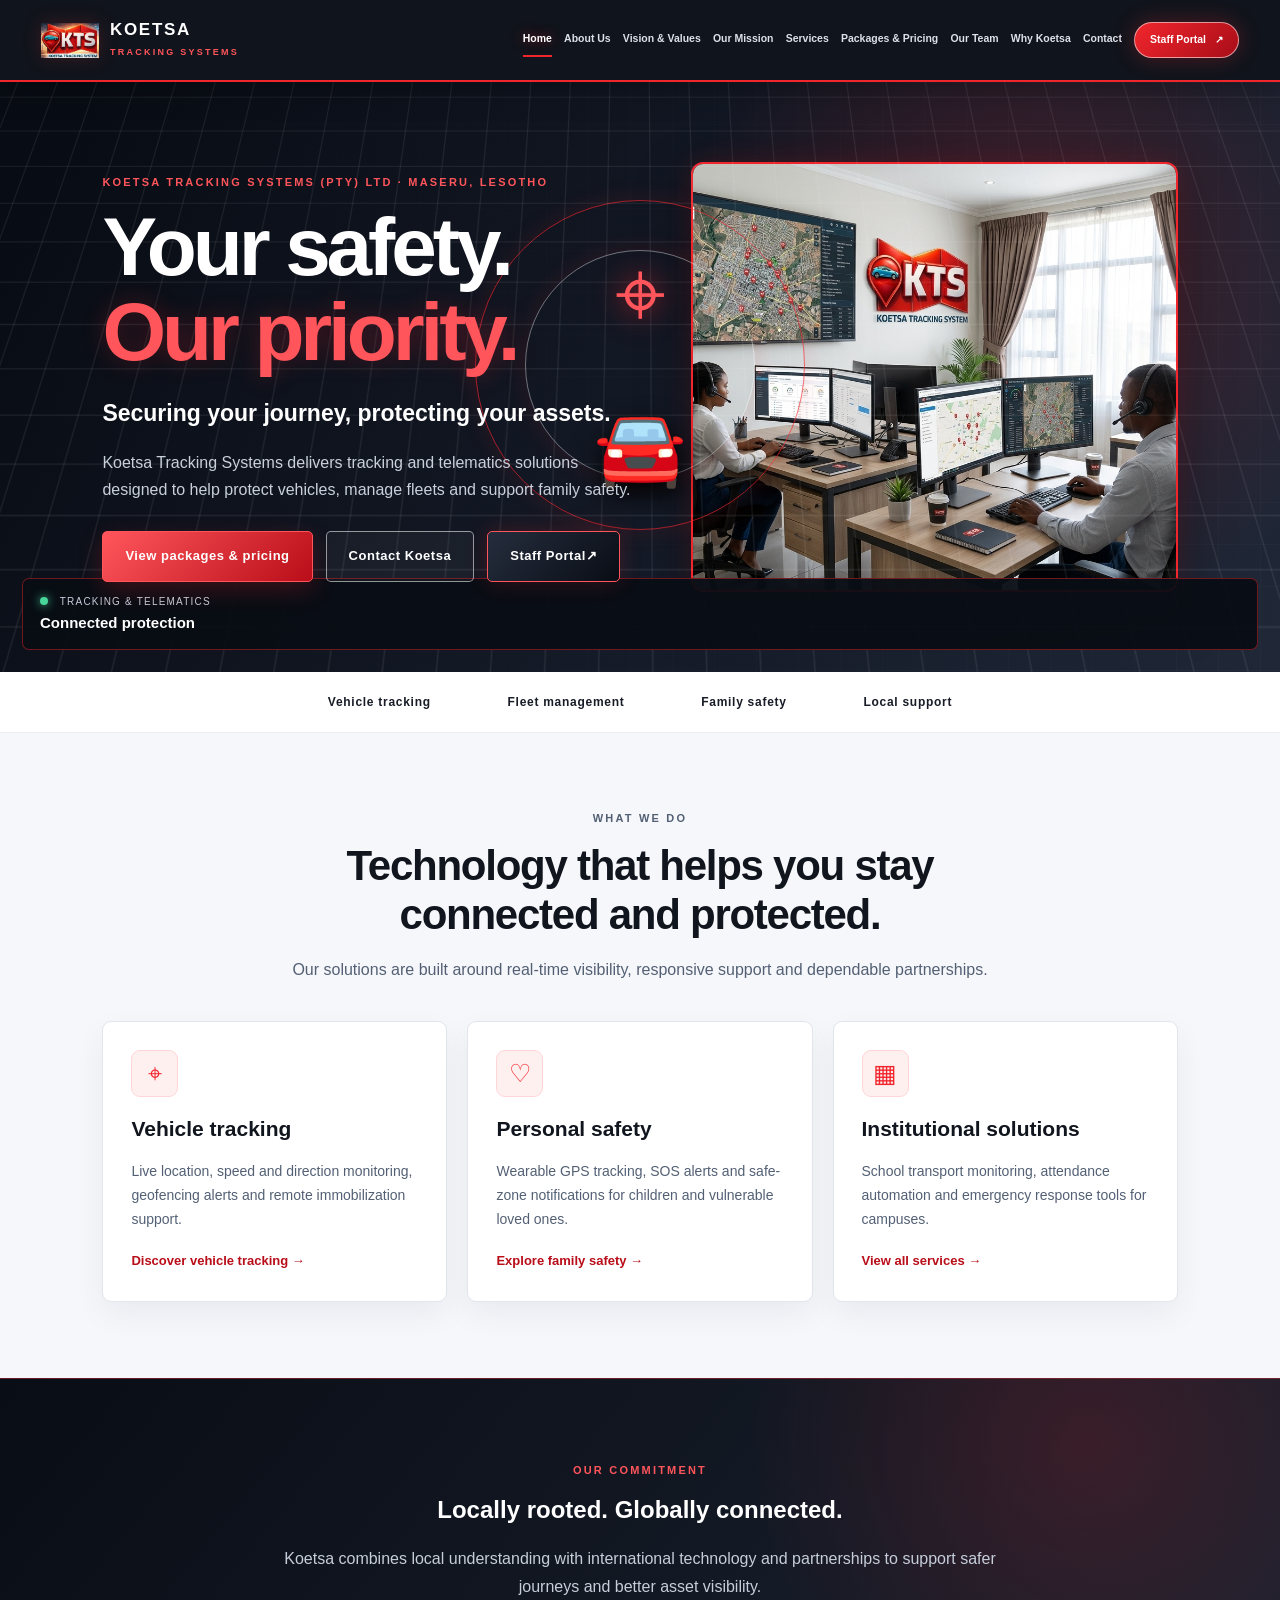
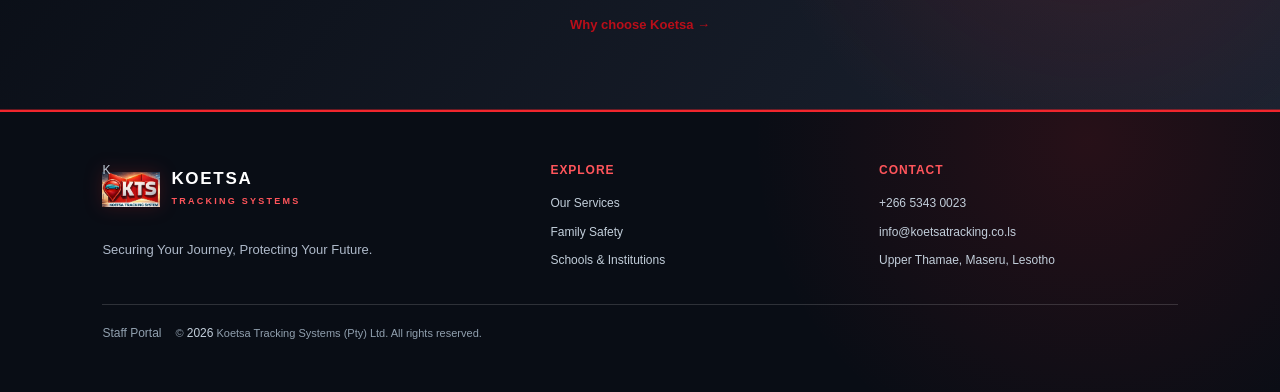
<file: index.html>
<!doctype html>
<html lang="en">
<head>
<meta charset="utf-8"><meta name="viewport" content="width=device-width, initial-scale=1">
<meta name="description" content="Koetsa Tracking Systems (Pty) Ltd — vehicle tracking, fleet management and personal safety tracking in Lesotho.">
<title>Home | Koetsa Tracking Systems</title>
<link rel="stylesheet" href="assets/css/style.css">
</head>
<body>
<header class="site-header"><a class="brand" href="index.html"><span class="brand-symbol">K</span><span><strong>KOETSA</strong><small>TRACKING SYSTEMS</small></span></a>
<button class="menu-toggle" aria-label="Toggle navigation" aria-expanded="false">☰</button>
<nav class="main-nav"><a class="active" href="index.html">Home</a><a class="" href="about.html">About Us</a><a class="" href="vision-values.html">Vision & Values</a><a class="" href="mission.html">Our Mission</a><a class="" href="services.html">Services</a><a class="" href="pricing.html">Packages &amp; Pricing</a><a class="" href="team.html">Our Team</a><a class="" href="why-koetsa.html">Why Koetsa</a><a class="" href="contact.html">Contact</a><a class="staff-portal-nav" href="portal/" aria-label="Open secure Staff Portal">Staff Portal <span aria-hidden="true">↗</span></a></nav></header>
<main>
<section class="hero">
  <div class="hero-copy">
    <p class="eyebrow">KOETSA TRACKING SYSTEMS (PTY) LTD · MASERU, LESOTHO</p>
    <h1>Your safety.<br><span>Our priority.</span></h1>
    <p class="lead">Securing your journey, protecting your assets.</p>
    <p>Koetsa Tracking Systems delivers tracking and telematics solutions designed to help protect vehicles, manage fleets and support family safety.</p>
    <div class="actions"><a class="btn primary" href="pricing.html">View packages &amp; pricing</a><a class="btn outline" href="contact.html">Contact Koetsa</a><a class="btn staff-portal-hero" href="portal/">Staff Portal <span aria-hidden="true">↗</span></a></div>
  </div>
 <div class="hero-visual">
  <img
    class="hero-image"
    src="assets/koetsa%20front%20page.jpg"
    alt="Koetsa Tracking Systems — vehicle tracking and security technology"
  >
</div>
    <div class="orbit orbit-one"></div><div class="orbit orbit-two"></div>
    <div class="map-grid"></div><div class="pin">⌖</div>
    <div class="signal-card"><span class="signal-dot"></span> TRACKING &amp; TELEMATICS <strong>Connected protection</strong></div>
    <div class="hero-car">🚘</div>
  </div>
</section>
<section class="trust-strip"><span>Vehicle tracking</span><span>Fleet management</span><span>Family safety</span><span>Local support</span></section>
<section class="section">
  <div class="section-heading"><p class="eyebrow">WHAT WE DO</p><h2>Technology that helps you stay connected and protected.</h2><p>Our solutions are built around real-time visibility, responsive support and dependable partnerships.</p></div>
  <div class="card-grid three">
    <article class="feature-card"><div class="icon">⌖</div><h3>Vehicle tracking</h3><p>Live location, speed and direction monitoring, geofencing alerts and remote immobilization support.</p><a href="vehicle-fleet.html">Discover vehicle tracking →</a></article>
    <article class="feature-card"><div class="icon">♡</div><h3>Personal safety</h3><p>Wearable GPS tracking, SOS alerts and safe-zone notifications for children and vulnerable loved ones.</p><a href="family-safety.html">Explore family safety →</a></article>
    <article class="feature-card"><div class="icon">▦</div><h3>Institutional solutions</h3><p>School transport monitoring, attendance automation and emergency response tools for campuses.</p><a href="services.html">View all services →</a></article>
  </div>
</section>
<section class="statement"><p class="eyebrow">OUR COMMITMENT</p><h2>Locally rooted. Globally connected.</h2><p>Koetsa combines local understanding with international technology and partnerships to support safer journeys and better asset visibility.</p><a class="text-link" href="why-koetsa.html">Why choose Koetsa →</a></section>
</main>
<footer class="site-footer"><div><a class="brand footer-brand" href="index.html"><span class="brand-symbol">K</span><span><strong>KOETSA</strong><small>TRACKING SYSTEMS</small></span></a><p>Securing Your Journey, Protecting Your Future.</p></div><div><b>Explore</b><a href="services.html">Our Services</a><a href="family-safety.html">Family Safety</a><a href="schools.html">Schools &amp; Institutions</a></div><div><b>Contact</b><a href="tel:+26653430023">+266 5343 0023</a><a href="mailto:info@koetsatracking.co.ls">info@koetsatracking.co.ls</a><span>Upper Thamae, Maseru, Lesotho</span></div><div class="copyright"><a href="portal/" style="color:inherit;margin-right:14px">Staff Portal</a>© <span id="year"></span> Koetsa Tracking Systems (Pty) Ltd. All rights reserved.</div></footer>
<script src="assets/js/main.js"></script>
</body></html>
</file>
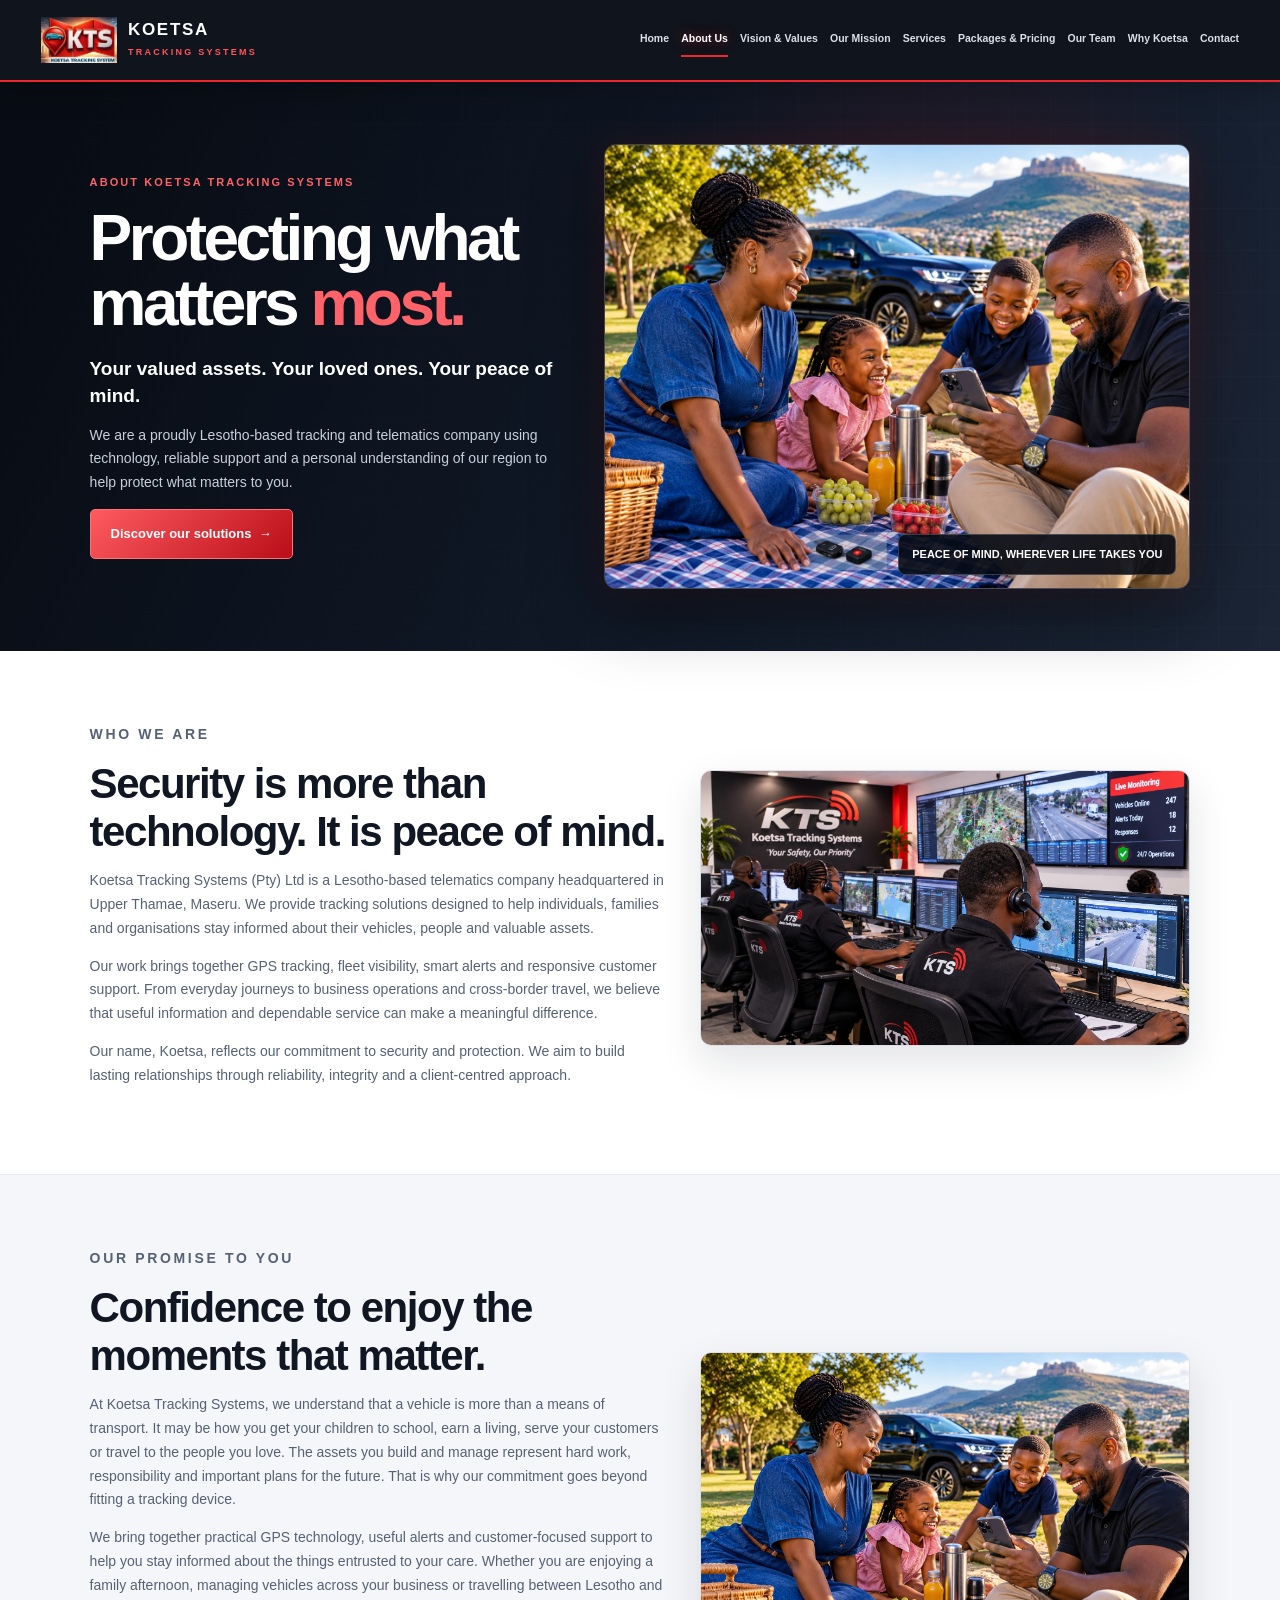
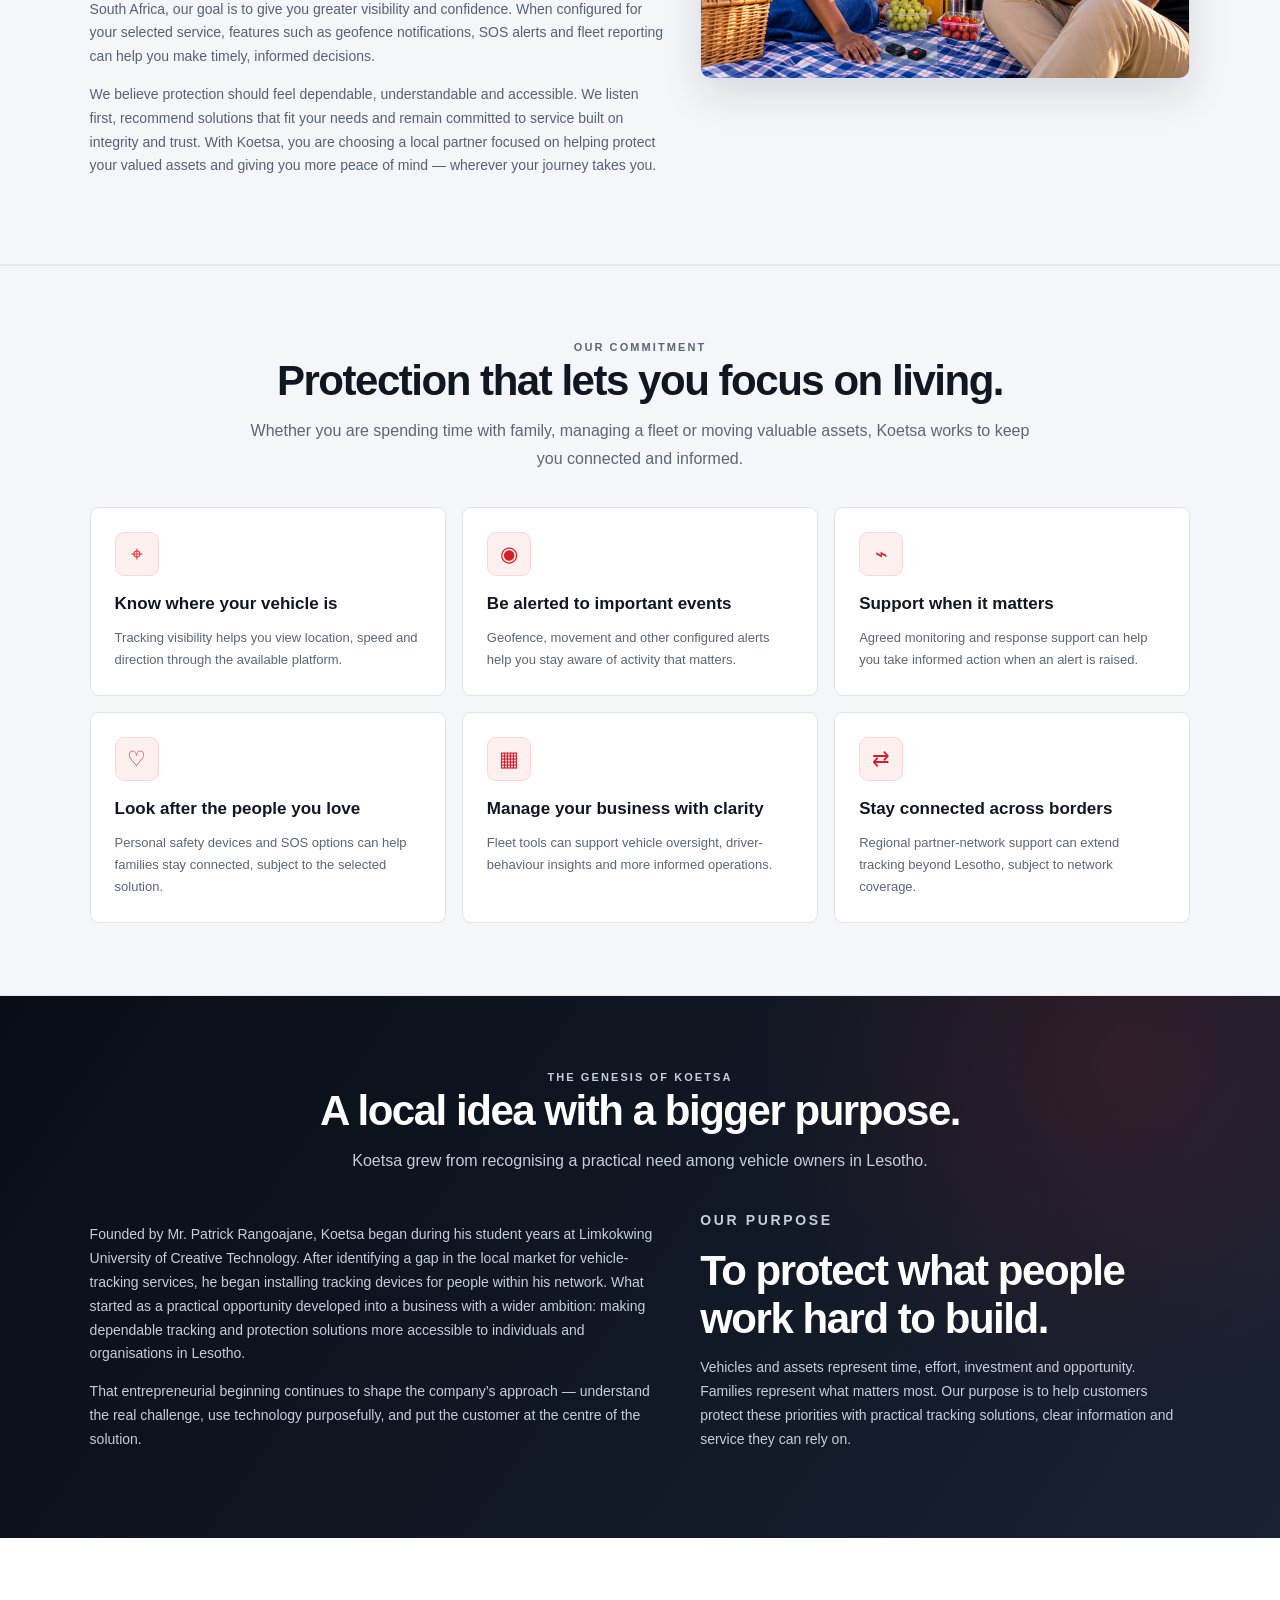
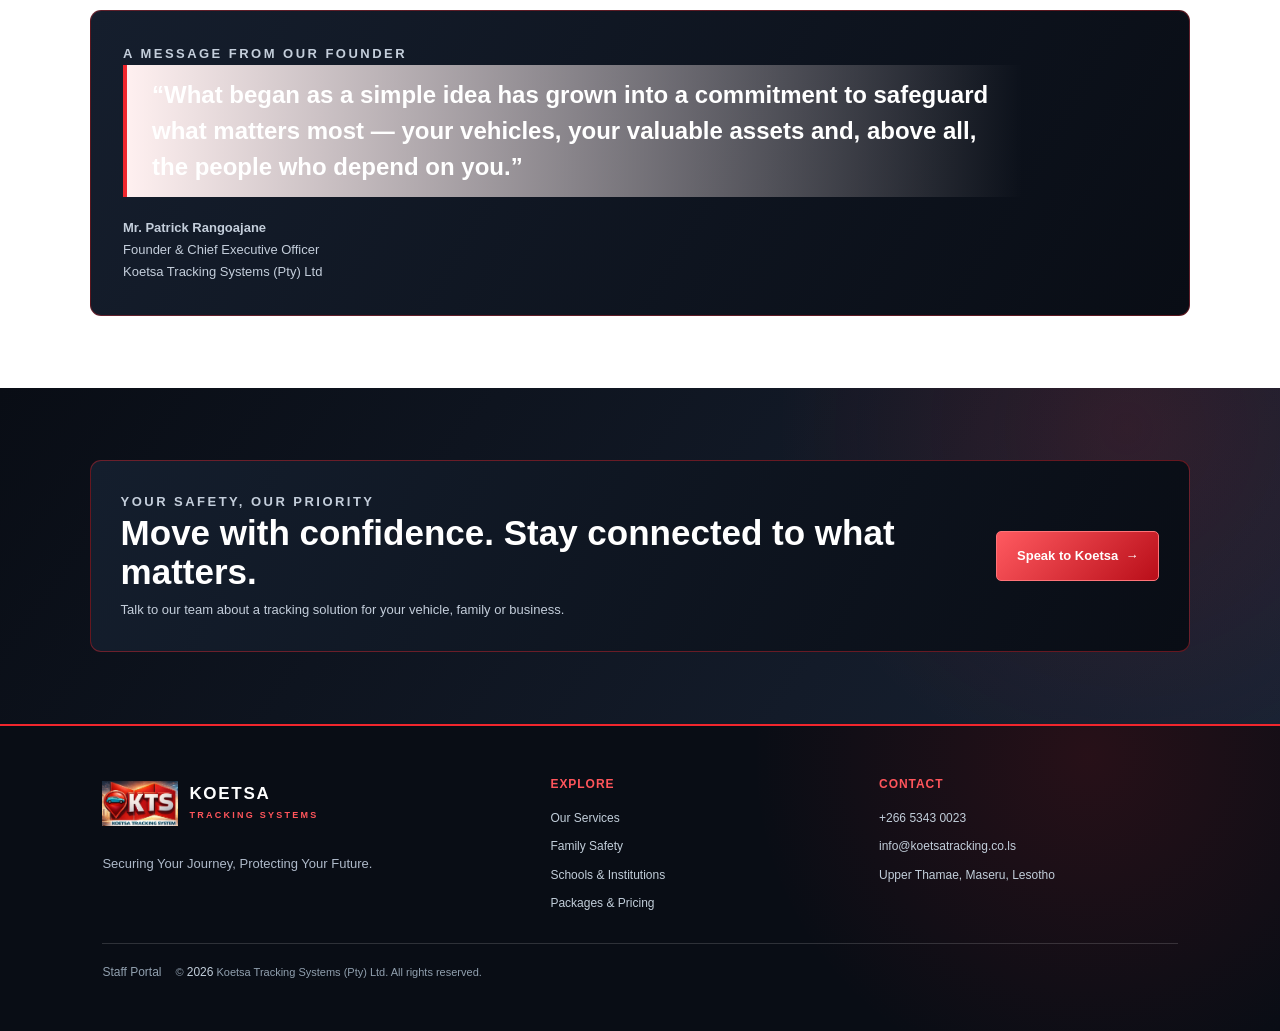
<file: about.html>
<!doctype html>
<html lang="en">
<head>
<meta charset="utf-8">
<meta name="viewport" content="width=device-width, initial-scale=1">
<meta name="description" content="Discover Koetsa Tracking Systems, a Lesotho-based vehicle tracking and telematics company committed to protecting your vehicles, people and valuable assets.">
<meta name="theme-color" content="#090d15">
<title>About Us | Koetsa Tracking Systems</title>
<link rel="stylesheet" href="assets/css/style.css">
<style>
/* ABOUT PAGE ONLY — visual language matched to the modern Koetsa homepage */
.about-modern{--am-red:#f1262d;--am-red2:#ff6268;--am-ink:#0a0e17;--am-muted:#aeb9c9;overflow:hidden}
.about-modern .about-hero{position:relative;isolation:isolate;display:grid;grid-template-columns:.9fr 1.1fr;gap:34px;align-items:center;min-height:540px;padding:62px clamp(22px,7vw,104px);color:#fff;background:radial-gradient(circle at 74% 40%,rgba(241,38,45,.15),transparent 32%),linear-gradient(115deg,#080c14 5%,#121b2a 65%,#1b2535)}
.about-modern .about-hero:before{content:"";position:absolute;inset:0;z-index:-1;opacity:.13;background-image:linear-gradient(rgba(255,255,255,.12) 1px,transparent 1px),linear-gradient(90deg,rgba(255,255,255,.12) 1px,transparent 1px);background-size:42px 42px;mask-image:linear-gradient(90deg,transparent,#000)}
.about-modern .eyebrow{color:var(--am-red2);font-size:11px;font-weight:900;letter-spacing:.19em;text-transform:uppercase;margin:0 0 14px}
.about-modern .about-hero h1{font-size:clamp(39px,5vw,66px);line-height:1.02;letter-spacing:-.055em;color:#fff;margin:0 0 18px}
.about-modern .about-hero h1 span{color:var(--am-red2)}
.about-modern .hero-lead{font-size:19px;line-height:1.45;font-weight:750;color:#fff;margin:0 0 12px}
.about-modern .about-hero-copy>p:not(.eyebrow):not(.hero-lead){color:#c7d0dc;font-size:14px;max-width:550px}
.about-modern .about-hero-photo{position:relative}
.about-modern .about-hero-photo img{width:100%;display:block;aspect-ratio:1.32/1;object-fit:cover;border:1px solid rgba(255,255,255,.2);border-radius:12px;box-shadow:0 25px 70px rgba(0,0,0,.42),0 0 35px rgba(241,38,45,.12)}
.about-modern .photo-chip{position:absolute;right:14px;bottom:14px;background:rgba(7,12,21,.9);border:1px solid rgba(255,255,255,.2);border-radius:7px;padding:10px 13px;color:#fff;font-size:11px;font-weight:800}
.about-modern .about-section{padding:72px clamp(22px,7vw,104px);background:#fff}
.about-modern .about-section.soft{background:#f5f6f9}
.about-modern .about-section.dark{background:radial-gradient(circle at 88% 12%,rgba(241,38,45,.13),transparent 30%),linear-gradient(125deg,#090d15,#182233);color:#fff}
.about-modern .section-heading{max-width:780px;margin:0 auto 35px;text-align:center}
.about-modern .section-heading h2,.about-modern .about-copy h2{font-size:clamp(28px,3.4vw,42px);line-height:1.13;letter-spacing:-.035em;color:#111722;margin:0 0 13px}
.about-modern .section-heading p{color:#5b6677;margin:0}
.about-modern .dark .section-heading h2,.about-modern .dark .about-copy h2{color:#fff}
.about-modern .dark .section-heading p,.about-modern .dark .about-copy p{color:#c4cedb}
.about-modern .story-grid{display:grid;grid-template-columns:1.08fr .92fr;gap:35px;align-items:center;max-width:1200px;margin:auto}
.about-modern .story-grid p{color:#566174;font-size:14px}
.about-modern .story-photo img{width:100%;height:100%;max-height:390px;object-fit:cover;border-radius:11px;border:1px solid #dce1e9;box-shadow:0 16px 40px rgba(15,23,42,.12)}
.about-modern .promise-grid{display:grid;grid-template-columns:repeat(3,1fr);gap:16px;max-width:1200px;margin:auto}
.about-modern .promise-card{padding:24px;border:1px solid #e0e5ed;border-radius:9px;background:#fff}
.about-modern .promise-icon{width:44px;height:44px;display:grid;place-items:center;border-radius:9px;background:#fff0f0;border:1px solid #ffd6d8;color:#d51d28;font-size:21px;margin-bottom:14px}
.about-modern .promise-card h3{font-size:17px;color:#111722;margin:0 0 8px}
.about-modern .promise-card p{font-size:13px;color:#5b6677;margin:0}
.about-modern .founder-panel{max-width:1100px;margin:auto;padding:32px;border:1px solid rgba(241,38,45,.35);border-radius:11px;background:linear-gradient(120deg,#151e2d,#090d15)}
.about-modern .founder-panel blockquote{font-size:clamp(18px,2vw,24px);line-height:1.5;color:#fff;margin:0 0 20px}
.about-modern .founder-panel p{color:#c4cedb;font-size:13px;margin:0}
.about-modern .closing{max-width:1150px;margin:auto;display:flex;align-items:center;justify-content:space-between;gap:24px;padding:30px;border:1px solid rgba(241,38,45,.4);border-radius:11px;background:linear-gradient(115deg,#141e2d,#090d15)}
.about-modern .closing h2{font-size:clamp(24px,3vw,35px);color:#fff;line-height:1.12;margin:0 0 8px}
.about-modern .closing p{font-size:13px;color:#c4cedb;margin:0}
.about-modern .about-btn{display:inline-flex;align-items:center;justify-content:center;padding:13px 20px;border-radius:5px;background:linear-gradient(135deg,#ff5a60,#b90e19);border:1px solid #ff7378;color:#fff;text-decoration:none;font-size:13px;font-weight:850;white-space:nowrap}
@media(max-width:950px){.about-modern .about-hero,.about-modern .story-grid{grid-template-columns:1fr}.about-modern .about-hero{gap:25px}.about-modern .about-hero-photo{max-width:850px}.about-modern .promise-grid{grid-template-columns:repeat(2,1fr)}}
@media(max-width:650px){.about-modern .about-hero{padding-top:48px;padding-bottom:45px}.about-modern .about-section{padding-top:52px;padding-bottom:52px}.about-modern .promise-grid{grid-template-columns:1fr}.about-modern .closing{align-items:flex-start;flex-direction:column}.about-modern .about-hero-photo img{aspect-ratio:1.12/1}}
</style>
</head>
<body>
<header class="site-header">
<a class="brand" href="index.html"><img class="brand-logo" src="assets/koetsa logo.jpg" alt="Koetsa Tracking Systems logo"><span><strong>KOETSA</strong><small>TRACKING SYSTEMS</small></span></a>
<button class="menu-toggle" aria-label="Toggle navigation" aria-expanded="false">☰</button>
<nav class="main-nav">
<a href="index.html">Home</a><a class="active" href="about.html">About Us</a><a href="vision-values.html">Vision &amp; Values</a><a href="mission.html">Our Mission</a><a href="services.html">Services</a><a href="pricing.html">Packages &amp; Pricing</a><a href="team.html">Our Team</a><a href="why-koetsa.html">Why Koetsa</a><a href="contact.html">Contact</a>
</nav>
</header>
<main class="about-modern">
<section class="about-hero">
 <div class="about-hero-copy">
  <p class="eyebrow">ABOUT KOETSA TRACKING SYSTEMS</p>
  <h1>Protecting what matters <span>most.</span></h1>
  <p class="hero-lead">Your valued assets. Your loved ones. Your peace of mind.</p>
  <p>We are a proudly Lesotho-based tracking and telematics company using technology, reliable support and a personal understanding of our region to help protect what matters to you.</p>
  <a class="about-btn" href="services.html">Discover our solutions&nbsp; →</a>
 </div>
 <div class="about-hero-photo">
  <img src="assets/koetsa-family-peace-of-mind.webp" alt="A Black African family enjoying a picnic beside their parked vehicle while the father checks a tracking app on his phone; vehicle keys with a panic button are nearby">
  <div class="photo-chip">PEACE OF MIND, WHEREVER LIFE TAKES YOU</div>
 </div>
</section>

<section class="about-section">
 <div class="story-grid">
  <div class="about-copy">
   <p class="eyebrow">WHO WE ARE</p>
   <h2>Security is more than technology. It is peace of mind.</h2>
   <p>Koetsa Tracking Systems (Pty) Ltd is a Lesotho-based telematics company headquartered in Upper Thamae, Maseru. We provide tracking solutions designed to help individuals, families and organisations stay informed about their vehicles, people and valuable assets.</p>
   <p>Our work brings together GPS tracking, fleet visibility, smart alerts and responsive customer support. From everyday journeys to business operations and cross-border travel, we believe that useful information and dependable service can make a meaningful difference.</p>
   <p>Our name, Koetsa, reflects our commitment to security and protection. We aim to build lasting relationships through reliability, integrity and a client-centred approach.</p>
  </div>
  <div class="story-photo">
   <img src="assets/koetsa-operations-centre.jpg" alt="Koetsa operations centre team monitoring vehicle tracking information" loading="lazy">
  </div>
 </div>
</section>

<section class="about-section soft">
 <div class="story-grid">
  <div class="about-copy">
   <p class="eyebrow">OUR PROMISE TO YOU</p>
   <h2>Confidence to enjoy the moments that matter.</h2>
   <p>At Koetsa Tracking Systems, we understand that a vehicle is more than a means of transport. It may be how you get your children to school, earn a living, serve your customers or travel to the people you love. The assets you build and manage represent hard work, responsibility and important plans for the future. That is why our commitment goes beyond fitting a tracking device.</p>
   <p>We bring together practical GPS technology, useful alerts and customer-focused support to help you stay informed about the things entrusted to your care. Whether you are enjoying a family afternoon, managing vehicles across your business or travelling between Lesotho and South Africa, our goal is to give you greater visibility and confidence. When configured for your selected service, features such as geofence notifications, SOS alerts and fleet reporting can help you make timely, informed decisions.</p>
   <p>We believe protection should feel dependable, understandable and accessible. We listen first, recommend solutions that fit your needs and remain committed to service built on integrity and trust. With Koetsa, you are choosing a local partner focused on helping protect your valued assets and giving you more peace of mind — wherever your journey takes you.</p>
  </div>
  <div class="story-photo">
   <img src="assets/koetsa-family-peace-of-mind.webp" alt="Family enjoying time together beside their vehicle, with a tracking phone and panic-button key remote nearby" loading="lazy">
  </div>
 </div>
</section>

<section class="about-section soft">
 <div class="section-heading">
  <p class="eyebrow">OUR COMMITMENT</p>
  <h2>Protection that lets you focus on living.</h2>
  <p>Whether you are spending time with family, managing a fleet or moving valuable assets, Koetsa works to keep you connected and informed.</p>
 </div>
 <div class="promise-grid">
  <article class="promise-card"><div class="promise-icon">⌖</div><h3>Know where your vehicle is</h3><p>Tracking visibility helps you view location, speed and direction through the available platform.</p></article>
  <article class="promise-card"><div class="promise-icon">◉</div><h3>Be alerted to important events</h3><p>Geofence, movement and other configured alerts help you stay aware of activity that matters.</p></article>
  <article class="promise-card"><div class="promise-icon">⌁</div><h3>Support when it matters</h3><p>Agreed monitoring and response support can help you take informed action when an alert is raised.</p></article>
  <article class="promise-card"><div class="promise-icon">♡</div><h3>Look after the people you love</h3><p>Personal safety devices and SOS options can help families stay connected, subject to the selected solution.</p></article>
  <article class="promise-card"><div class="promise-icon">▦</div><h3>Manage your business with clarity</h3><p>Fleet tools can support vehicle oversight, driver-behaviour insights and more informed operations.</p></article>
  <article class="promise-card"><div class="promise-icon">⇄</div><h3>Stay connected across borders</h3><p>Regional partner-network support can extend tracking beyond Lesotho, subject to network coverage.</p></article>
 </div>
</section>

<section class="about-section dark">
 <div class="section-heading">
  <p class="eyebrow">THE GENESIS OF KOETSA</p>
  <h2>A local idea with a bigger purpose.</h2>
  <p>Koetsa grew from recognising a practical need among vehicle owners in Lesotho.</p>
 </div>
 <div class="story-grid">
  <div class="about-copy">
   <p>Founded by Mr. Patrick Rangoajane, Koetsa began during his student years at Limkokwing University of Creative Technology. After identifying a gap in the local market for vehicle-tracking services, he began installing tracking devices for people within his network. What started as a practical opportunity developed into a business with a wider ambition: making dependable tracking and protection solutions more accessible to individuals and organisations in Lesotho.</p>
   <p>That entrepreneurial beginning continues to shape the company’s approach — understand the real challenge, use technology purposefully, and put the customer at the centre of the solution.</p>
  </div>
  <div class="about-copy">
   <p class="eyebrow">OUR PURPOSE</p>
   <h2>To protect what people work hard to build.</h2>
   <p>Vehicles and assets represent time, effort, investment and opportunity. Families represent what matters most. Our purpose is to help customers protect these priorities with practical tracking solutions, clear information and service they can rely on.</p>
  </div>
 </div>
</section>

<section class="about-section">
 <div class="founder-panel">
  <p class="eyebrow">A MESSAGE FROM OUR FOUNDER</p>
  <blockquote>“What began as a simple idea has grown into a commitment to safeguard what matters most — your vehicles, your valuable assets and, above all, the people who depend on you.”</blockquote>
  <p><strong>Mr. Patrick Rangoajane</strong><br>Founder &amp; Chief Executive Officer<br>Koetsa Tracking Systems (Pty) Ltd</p>
 </div>
</section>

<section class="about-section dark">
 <div class="closing">
  <div><p class="eyebrow">YOUR SAFETY, OUR PRIORITY</p><h2>Move with confidence. Stay connected to what matters.</h2><p>Talk to our team about a tracking solution for your vehicle, family or business.</p></div>
  <a class="about-btn" href="contact.html">Speak to Koetsa&nbsp; →</a>
 </div>
</section>
</main>
<footer class="site-footer">
 <div><a class="brand footer-brand" href="index.html"><img class="brand-logo" src="assets/koetsa logo.jpg" alt="Koetsa Tracking Systems logo"><span><strong>KOETSA</strong><small>TRACKING SYSTEMS</small></span></a><p>Securing Your Journey, Protecting Your Future.</p></div>
 <div><b>Explore</b><a href="services.html">Our Services</a><a href="family-safety.html">Family Safety</a><a href="schools.html">Schools &amp; Institutions</a><a href="pricing.html">Packages &amp; Pricing</a></div>
 <div><b>Contact</b><a href="tel:+26653430023">+266 5343 0023</a><a href="mailto:info@koetsatracking.co.ls">info@koetsatracking.co.ls</a><span>Upper Thamae, Maseru, Lesotho</span></div>
 <div class="copyright"><a href="portal/" style="color:inherit;margin-right:14px">Staff Portal</a>© <span id="year"></span> Koetsa Tracking Systems (Pty) Ltd. All rights reserved.</div>
</footer>
<script src="assets/js/main.js"></script>
</body></html>
</file>
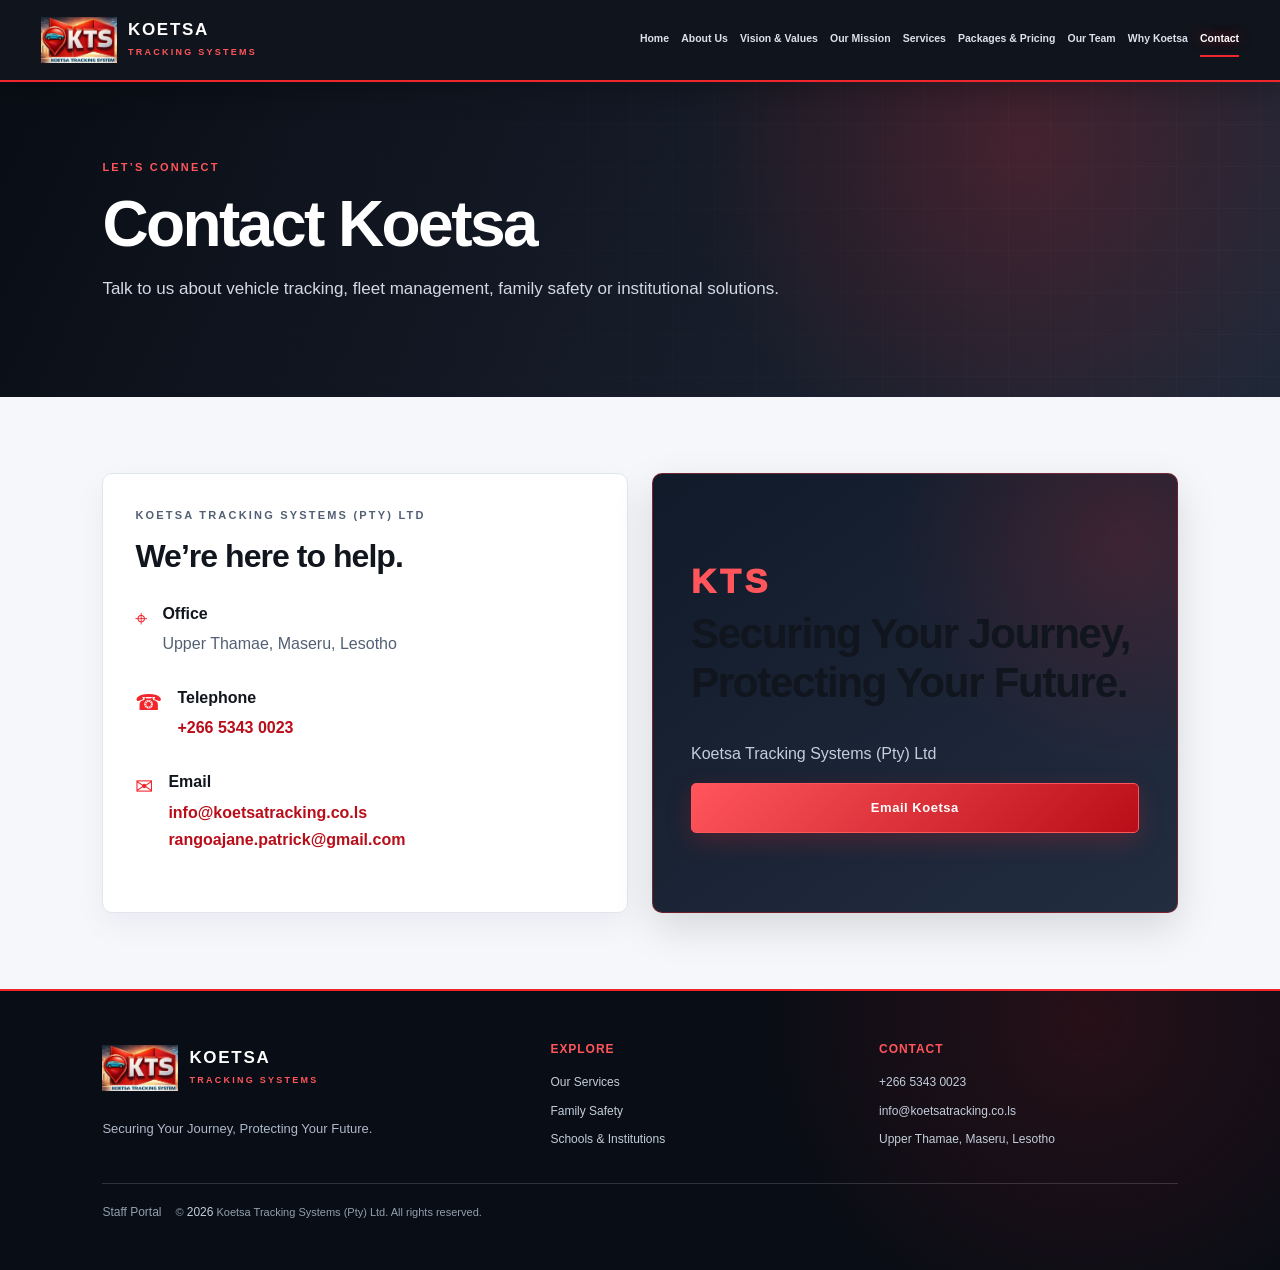
<file: contact.html>
<!doctype html>
<html lang="en">
<head>
<meta charset="utf-8"><meta name="viewport" content="width=device-width, initial-scale=1">
<meta name="description" content="Koetsa Tracking Systems (Pty) Ltd — vehicle tracking, fleet management and personal safety tracking in Lesotho.">
<title>Contact Us | Koetsa Tracking Systems</title>
<link rel="stylesheet" href="assets/css/style.css">
</head>
<body>
<header class="site-header"><a class="brand" href="index.html"><img class="brand-logo" src="assets/koetsa logo.jpg" alt="Koetsa Tracking Systems logo"><span><strong>KOETSA</strong><small>TRACKING SYSTEMS</small></span></a>
<button class="menu-toggle" aria-label="Toggle navigation" aria-expanded="false">☰</button>
<nav class="main-nav"><a class="" href="index.html">Home</a><a class="" href="about.html">About Us</a><a class="" href="vision-values.html">Vision & Values</a><a class="" href="mission.html">Our Mission</a><a class="" href="services.html">Services</a><a class="" href="pricing.html">Packages &amp; Pricing</a><a class="" href="team.html">Our Team</a><a class="" href="why-koetsa.html">Why Koetsa</a><a class="active" href="contact.html">Contact</a></nav></header>
<main>
<section class="page-hero"><p class="eyebrow">LET’S CONNECT</p><h1>Contact Koetsa</h1><p>Talk to us about vehicle tracking, fleet management, family safety or institutional solutions.</p></section>
<section class="section contact-layout">
  <div class="contact-panel"><p class="eyebrow">KOETSA TRACKING SYSTEMS (PTY) LTD</p><h2>We’re here to help.</h2>
    <div class="contact-item"><span>⌖</span><div><b>Office</b><p>Upper Thamae, Maseru, Lesotho</p></div></div>
    <div class="contact-item"><span>☎</span><div><b>Telephone</b><p><a href="tel:+26653430023">+266 5343 0023</a></p></div></div>
    <div class="contact-item"><span>✉</span><div><b>Email</b><p><a href="mailto:info@koetsatracking.co.ls">info@koetsatracking.co.ls</a><br><a href="mailto:rangoajane.patrick@gmail.com">rangoajane.patrick@gmail.com</a></p></div></div>
  </div>
  <aside class="dark-panel"><span class="panel-mark">KTS</span><h2>Securing Your Journey, Protecting Your Future.</h2><p>Koetsa Tracking Systems (Pty) Ltd</p><a class="btn primary" href="mailto:info@koetsatracking.co.ls">Email Koetsa</a></aside>
</section>
</main>
<footer class="site-footer"><div><a class="brand footer-brand" href="index.html"><img class="brand-logo" src="assets/koetsa logo.jpg" alt="Koetsa Tracking Systems logo"><span><strong>KOETSA</strong><small>TRACKING SYSTEMS</small></span></a><p>Securing Your Journey, Protecting Your Future.</p></div><div><b>Explore</b><a href="services.html">Our Services</a><a href="family-safety.html">Family Safety</a><a href="schools.html">Schools &amp; Institutions</a></div><div><b>Contact</b><a href="tel:+26653430023">+266 5343 0023</a><a href="mailto:info@koetsatracking.co.ls">info@koetsatracking.co.ls</a><span>Upper Thamae, Maseru, Lesotho</span></div><div class="copyright"><a href="portal/" style="color:inherit;margin-right:14px">Staff Portal</a>© <span id="year"></span> Koetsa Tracking Systems (Pty) Ltd. All rights reserved.</div></footer>
<script src="assets/js/main.js"></script>
</body></html>
</file>
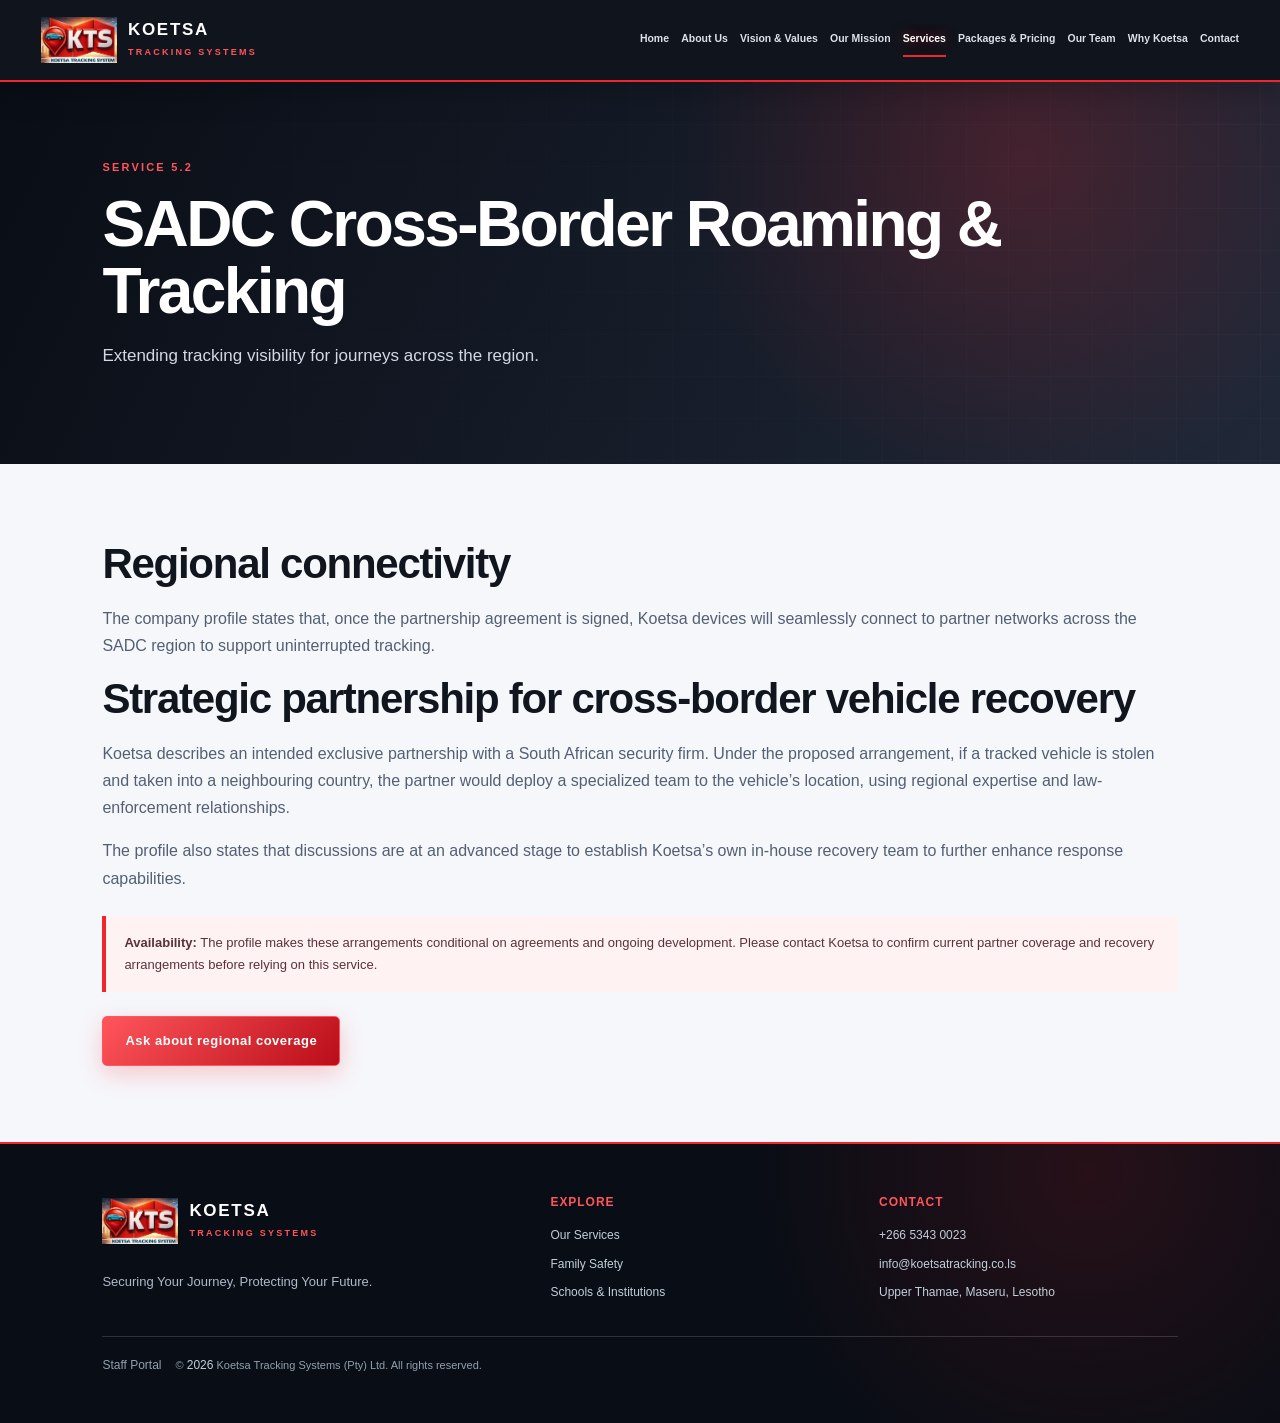
<file: cross-border.html>
<!doctype html>
<html lang="en">
<head>
<meta charset="utf-8"><meta name="viewport" content="width=device-width, initial-scale=1">
<meta name="description" content="Koetsa Tracking Systems (Pty) Ltd — vehicle tracking, fleet management and personal safety tracking in Lesotho.">
<title>Cross-Border Tracking | Koetsa Tracking Systems</title>
<link rel="stylesheet" href="assets/css/style.css">
</head>
<body>
<header class="site-header"><a class="brand" href="index.html"><img class="brand-logo" src="assets/koetsa logo.jpg" alt="Koetsa Tracking Systems logo"><span><strong>KOETSA</strong><small>TRACKING SYSTEMS</small></span></a>
<button class="menu-toggle" aria-label="Toggle navigation" aria-expanded="false">☰</button>
<nav class="main-nav"><a class="" href="index.html">Home</a><a class="" href="about.html">About Us</a><a class="" href="vision-values.html">Vision & Values</a><a class="" href="mission.html">Our Mission</a><a class="active" href="services.html">Services</a><a class="" href="pricing.html">Packages &amp; Pricing</a><a class="" href="team.html">Our Team</a><a class="" href="why-koetsa.html">Why Koetsa</a><a class="" href="contact.html">Contact</a></nav></header>
<main>
<section class="page-hero"><p class="eyebrow">SERVICE 5.2</p><h1>SADC Cross-Border Roaming &amp; Tracking</h1><p>Extending tracking visibility for journeys across the region.</p></section>
<section class="section">
  <h2>Regional connectivity</h2>
  <p>The company profile states that, once the partnership agreement is signed, Koetsa devices will seamlessly connect to partner networks across the SADC region to support uninterrupted tracking.</p>
  <h2>Strategic partnership for cross-border vehicle recovery</h2>
  <p>Koetsa describes an intended exclusive partnership with a South African security firm. Under the proposed arrangement, if a tracked vehicle is stolen and taken into a neighbouring country, the partner would deploy a specialized team to the vehicle’s location, using regional expertise and law-enforcement relationships.</p>
  <p>The profile also states that discussions are at an advanced stage to establish Koetsa’s own in-house recovery team to further enhance response capabilities.</p>
  <p class="notice"><strong>Availability:</strong> The profile makes these arrangements conditional on agreements and ongoing development. Please contact Koetsa to confirm current partner coverage and recovery arrangements before relying on this service.</p>
  <a class="btn primary" href="contact.html">Ask about regional coverage</a>
</section>
</main>
<footer class="site-footer"><div><a class="brand footer-brand" href="index.html"><img class="brand-logo" src="assets/koetsa logo.jpg" alt="Koetsa Tracking Systems logo"><span><strong>KOETSA</strong><small>TRACKING SYSTEMS</small></span></a><p>Securing Your Journey, Protecting Your Future.</p></div><div><b>Explore</b><a href="services.html">Our Services</a><a href="family-safety.html">Family Safety</a><a href="schools.html">Schools &amp; Institutions</a></div><div><b>Contact</b><a href="tel:+26653430023">+266 5343 0023</a><a href="mailto:info@koetsatracking.co.ls">info@koetsatracking.co.ls</a><span>Upper Thamae, Maseru, Lesotho</span></div><div class="copyright"><a href="portal/" style="color:inherit;margin-right:14px">Staff Portal</a>© <span id="year"></span> Koetsa Tracking Systems (Pty) Ltd. All rights reserved.</div></footer>
<script src="assets/js/main.js"></script>
</body></html>
</file>
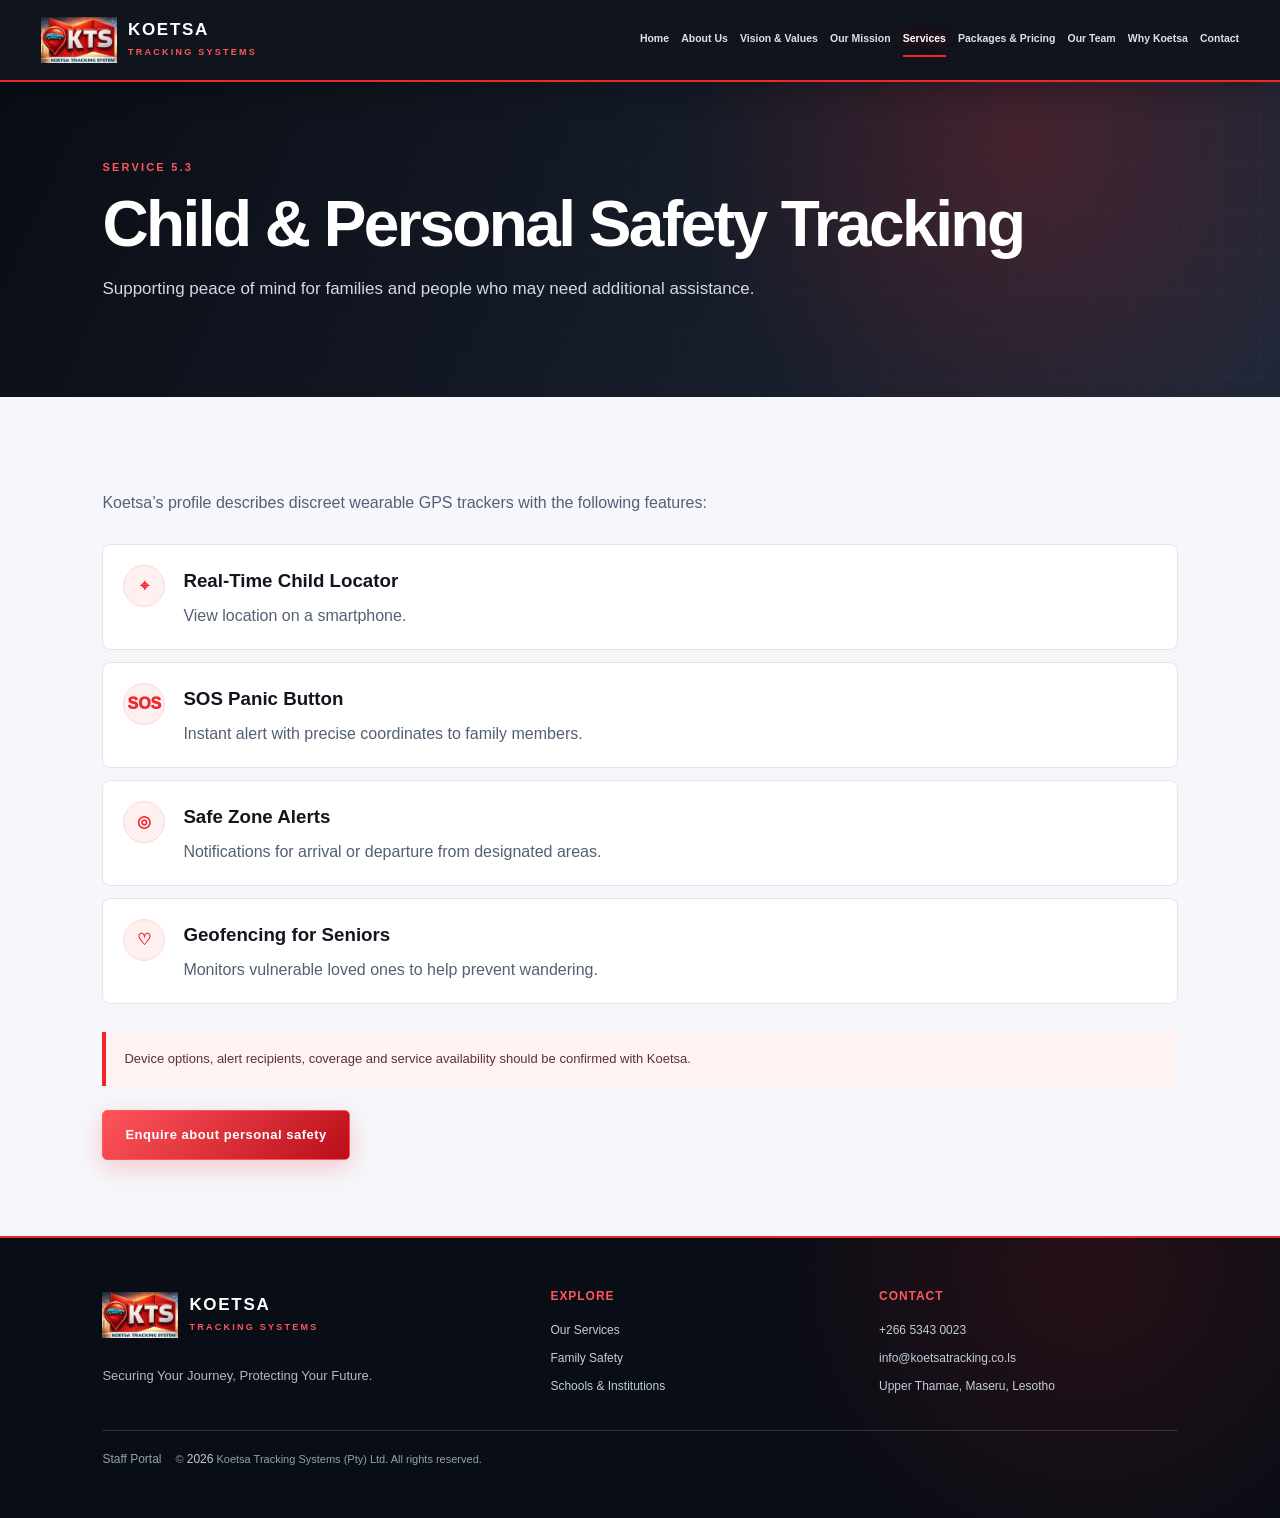
<file: family-safety.html>
<!doctype html>
<html lang="en">
<head>
<meta charset="utf-8"><meta name="viewport" content="width=device-width, initial-scale=1">
<meta name="description" content="Koetsa Tracking Systems (Pty) Ltd — vehicle tracking, fleet management and personal safety tracking in Lesotho.">
<title>Family Safety | Koetsa Tracking Systems</title>
<link rel="stylesheet" href="assets/css/style.css">
</head>
<body>
<header class="site-header"><a class="brand" href="index.html"><img class="brand-logo" src="assets/koetsa logo.jpg" alt="Koetsa Tracking Systems logo"><span><strong>KOETSA</strong><small>TRACKING SYSTEMS</small></span></a>
<button class="menu-toggle" aria-label="Toggle navigation" aria-expanded="false">☰</button>
<nav class="main-nav"><a class="" href="index.html">Home</a><a class="" href="about.html">About Us</a><a class="" href="vision-values.html">Vision & Values</a><a class="" href="mission.html">Our Mission</a><a class="active" href="services.html">Services</a><a class="" href="pricing.html">Packages &amp; Pricing</a><a class="" href="team.html">Our Team</a><a class="" href="why-koetsa.html">Why Koetsa</a><a class="" href="contact.html">Contact</a></nav></header>
<main>
<section class="page-hero"><p class="eyebrow">SERVICE 5.3</p><h1>Child &amp; Personal Safety Tracking</h1><p>Supporting peace of mind for families and people who may need additional assistance.</p></section>
<section class="section">
  <p>Koetsa’s profile describes discreet wearable GPS trackers with the following features:</p>
  <div class="feature-list">
    <article><span>⌖</span><div><h3>Real-Time Child Locator</h3><p>View location on a smartphone.</p></div></article>
    <article><span> SOS </span><div><h3>SOS Panic Button</h3><p>Instant alert with precise coordinates to family members.</p></div></article>
    <article><span>◎</span><div><h3>Safe Zone Alerts</h3><p>Notifications for arrival or departure from designated areas.</p></div></article>
    <article><span>♡</span><div><h3>Geofencing for Seniors</h3><p>Monitors vulnerable loved ones to help prevent wandering.</p></div></article>
  </div>
  <p class="notice">Device options, alert recipients, coverage and service availability should be confirmed with Koetsa.</p>
  <a class="btn primary" href="contact.html">Enquire about personal safety</a>
</section>
</main>
<footer class="site-footer"><div><a class="brand footer-brand" href="index.html"><img class="brand-logo" src="assets/koetsa logo.jpg" alt="Koetsa Tracking Systems logo"><span><strong>KOETSA</strong><small>TRACKING SYSTEMS</small></span></a><p>Securing Your Journey, Protecting Your Future.</p></div><div><b>Explore</b><a href="services.html">Our Services</a><a href="family-safety.html">Family Safety</a><a href="schools.html">Schools &amp; Institutions</a></div><div><b>Contact</b><a href="tel:+26653430023">+266 5343 0023</a><a href="mailto:info@koetsatracking.co.ls">info@koetsatracking.co.ls</a><span>Upper Thamae, Maseru, Lesotho</span></div><div class="copyright"><a href="portal/" style="color:inherit;margin-right:14px">Staff Portal</a>© <span id="year"></span> Koetsa Tracking Systems (Pty) Ltd. All rights reserved.</div></footer>
<script src="assets/js/main.js"></script>
</body></html>
</file>
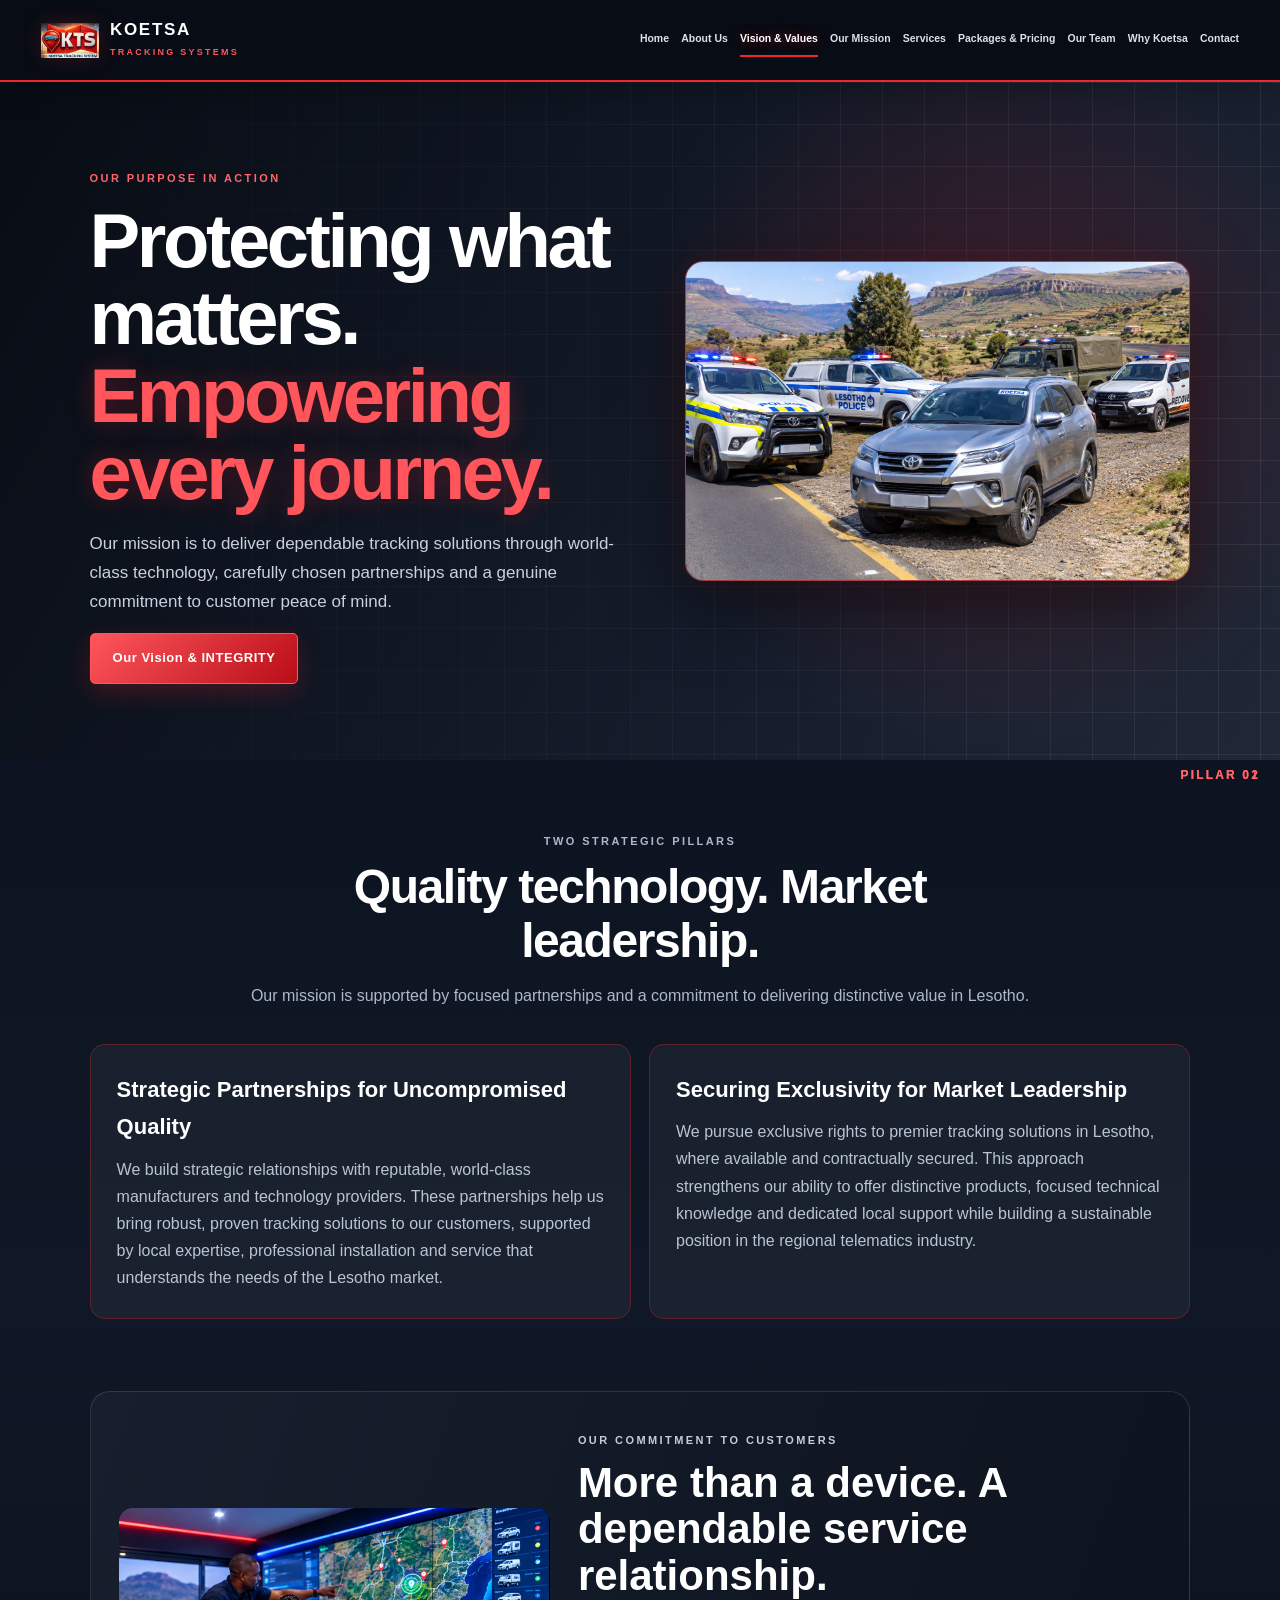
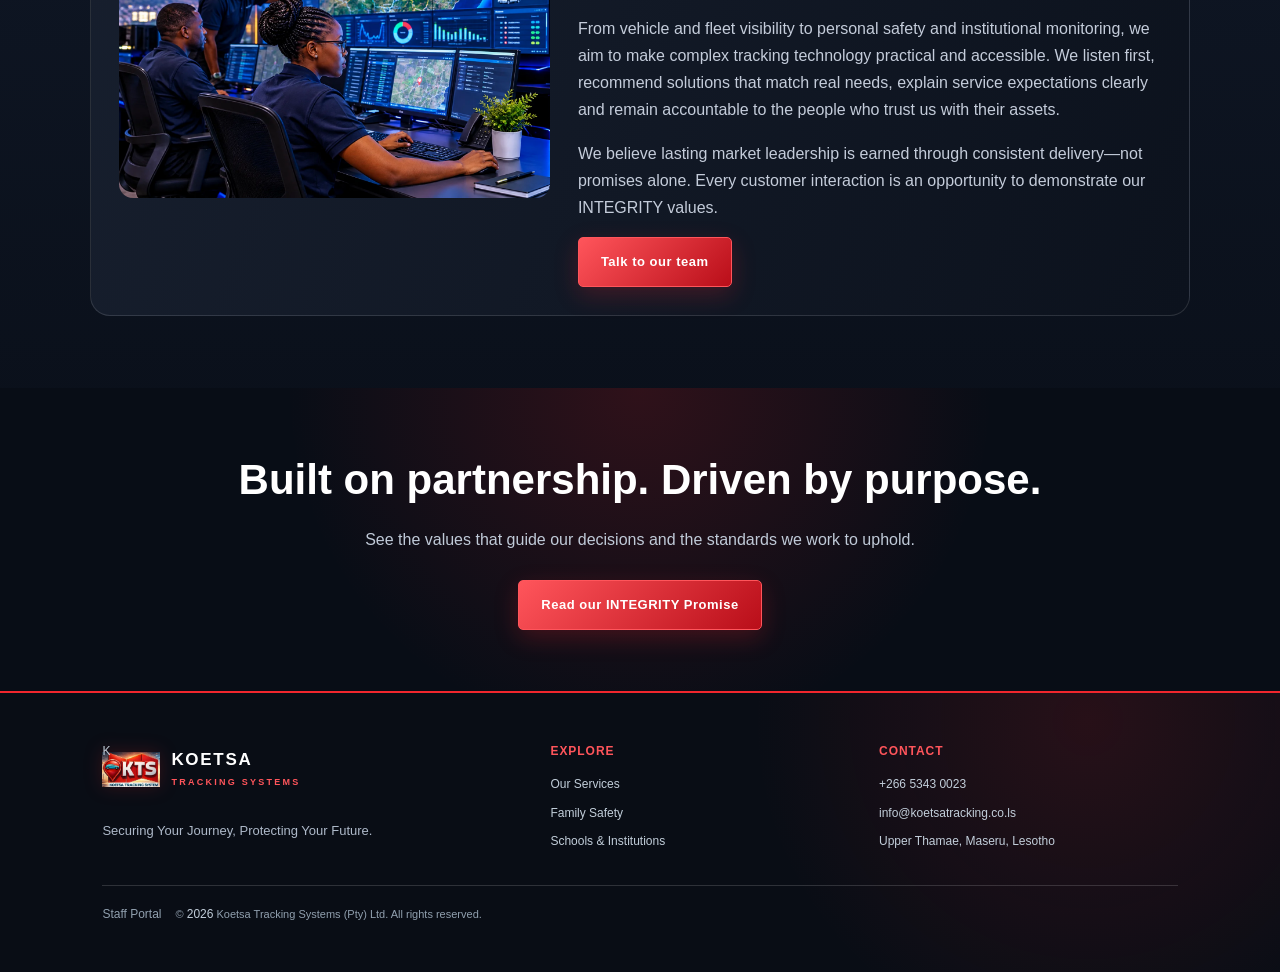
<file: mission.html>
<!doctype html><html lang="en"><head><meta charset="utf-8"><meta name="viewport" content="width=device-width,initial-scale=1"><meta name="description" content="Koetsa Tracking Systems — our vision, mission and INTEGRITY promise for safer vehicle tracking, fleet management and asset protection in Lesotho."><title>Our Mission | Koetsa Tracking Systems</title><link rel="stylesheet" href="assets/css/style.css"><link rel="stylesheet" href="assets/css/vision-mission.css"></head><body class="vm-page"><header class="site-header"><a class="brand" href="index.html"><span class="brand-symbol">K</span><span><strong>KOETSA</strong><small>TRACKING SYSTEMS</small></span></a>
<button class="menu-toggle" aria-label="Toggle navigation" aria-expanded="false">☰</button>
<nav class="main-nav"><a href="index.html">Home</a><a href="about.html">About Us</a><a class="active" href="vision-values.html">Vision &amp; Values</a><a href="mission.html">Our Mission</a><a href="services.html">Services</a><a href="pricing.html">Packages &amp; Pricing</a><a href="team.html">Our Team</a><a href="why-koetsa.html">Why Koetsa</a><a href="contact.html">Contact</a></nav></header><main>
<section class="vm-hero"><div class="vm-hero-copy"><p class="vm-eyebrow">Our purpose in action</p><h1>Protecting what matters.<br><span>Empowering every journey.</span></h1><p>Our mission is to deliver dependable tracking solutions through world-class technology, carefully chosen partnerships and a genuine commitment to customer peace of mind.</p><a class="btn primary" href="vision-values.html">Our Vision &amp; INTEGRITY</a></div><img class="vm-hero-image" src="assets/images/koetsa-response-vehicles.png" alt="Illustrative vehicle response and recovery vehicles in a Lesotho mountain setting"></section>
<section class="vm-section"><div class="vm-section-heading"><p class="vm-eyebrow">Two strategic pillars</p><h2>Quality technology. Market leadership.</h2><p>Our mission is supported by focused partnerships and a commitment to delivering distinctive value in Lesotho.</p></div><div class="vm-pillar-grid"><article class="vm-pillar"><span class="number">PILLAR 01</span><h3>Strategic Partnerships for Uncompromised Quality</h3><p>We build strategic relationships with reputable, world-class manufacturers and technology providers. These partnerships help us bring robust, proven tracking solutions to our customers, supported by local expertise, professional installation and service that understands the needs of the Lesotho market.</p></article><article class="vm-pillar"><span class="number">PILLAR 02</span><h3>Securing Exclusivity for Market Leadership</h3><p>We pursue exclusive rights to premier tracking solutions in Lesotho, where available and contractually secured. This approach strengthens our ability to offer distinctive products, focused technical knowledge and dedicated local support while building a sustainable position in the regional telematics industry.</p></article></div></section>
<section class="vm-section" style="padding-top:0"><div class="vm-mission-band"><img src="assets/images/koetsa-modern-operations.webp" alt="Black African Koetsa-style tracking operators working with live fleet location systems"><div><p class="vm-eyebrow">Our commitment to customers</p><h2>More than a device. A dependable service relationship.</h2><p>From vehicle and fleet visibility to personal safety and institutional monitoring, we aim to make complex tracking technology practical and accessible. We listen first, recommend solutions that match real needs, explain service expectations clearly and remain accountable to the people who trust us with their assets.</p><p>We believe lasting market leadership is earned through consistent delivery—not promises alone. Every customer interaction is an opportunity to demonstrate our INTEGRITY values.</p><a class="btn primary" href="contact.html">Talk to our team</a></div></div></section>
<section class="vm-cta"><h2>Built on partnership. Driven by purpose.</h2><p>See the values that guide our decisions and the standards we work to uphold.</p><a class="btn primary" href="vision-values.html">Read our INTEGRITY Promise</a></section>
</main><footer class="site-footer"><div><a class="brand footer-brand" href="index.html"><span class="brand-symbol">K</span><span><strong>KOETSA</strong><small>TRACKING SYSTEMS</small></span></a><p>Securing Your Journey, Protecting Your Future.</p></div><div><b>Explore</b><a href="services.html">Our Services</a><a href="family-safety.html">Family Safety</a><a href="schools.html">Schools &amp; Institutions</a></div><div><b>Contact</b><a href="tel:+26653430023">+266 5343 0023</a><a href="mailto:info@koetsatracking.co.ls">info@koetsatracking.co.ls</a><span>Upper Thamae, Maseru, Lesotho</span></div><div class="copyright"><a href="portal/" style="color:inherit;margin-right:14px">Staff Portal</a>© <span id="year"></span> Koetsa Tracking Systems (Pty) Ltd. All rights reserved.</div></footer><script src="assets/js/main.js"></script></body></html>
</file>
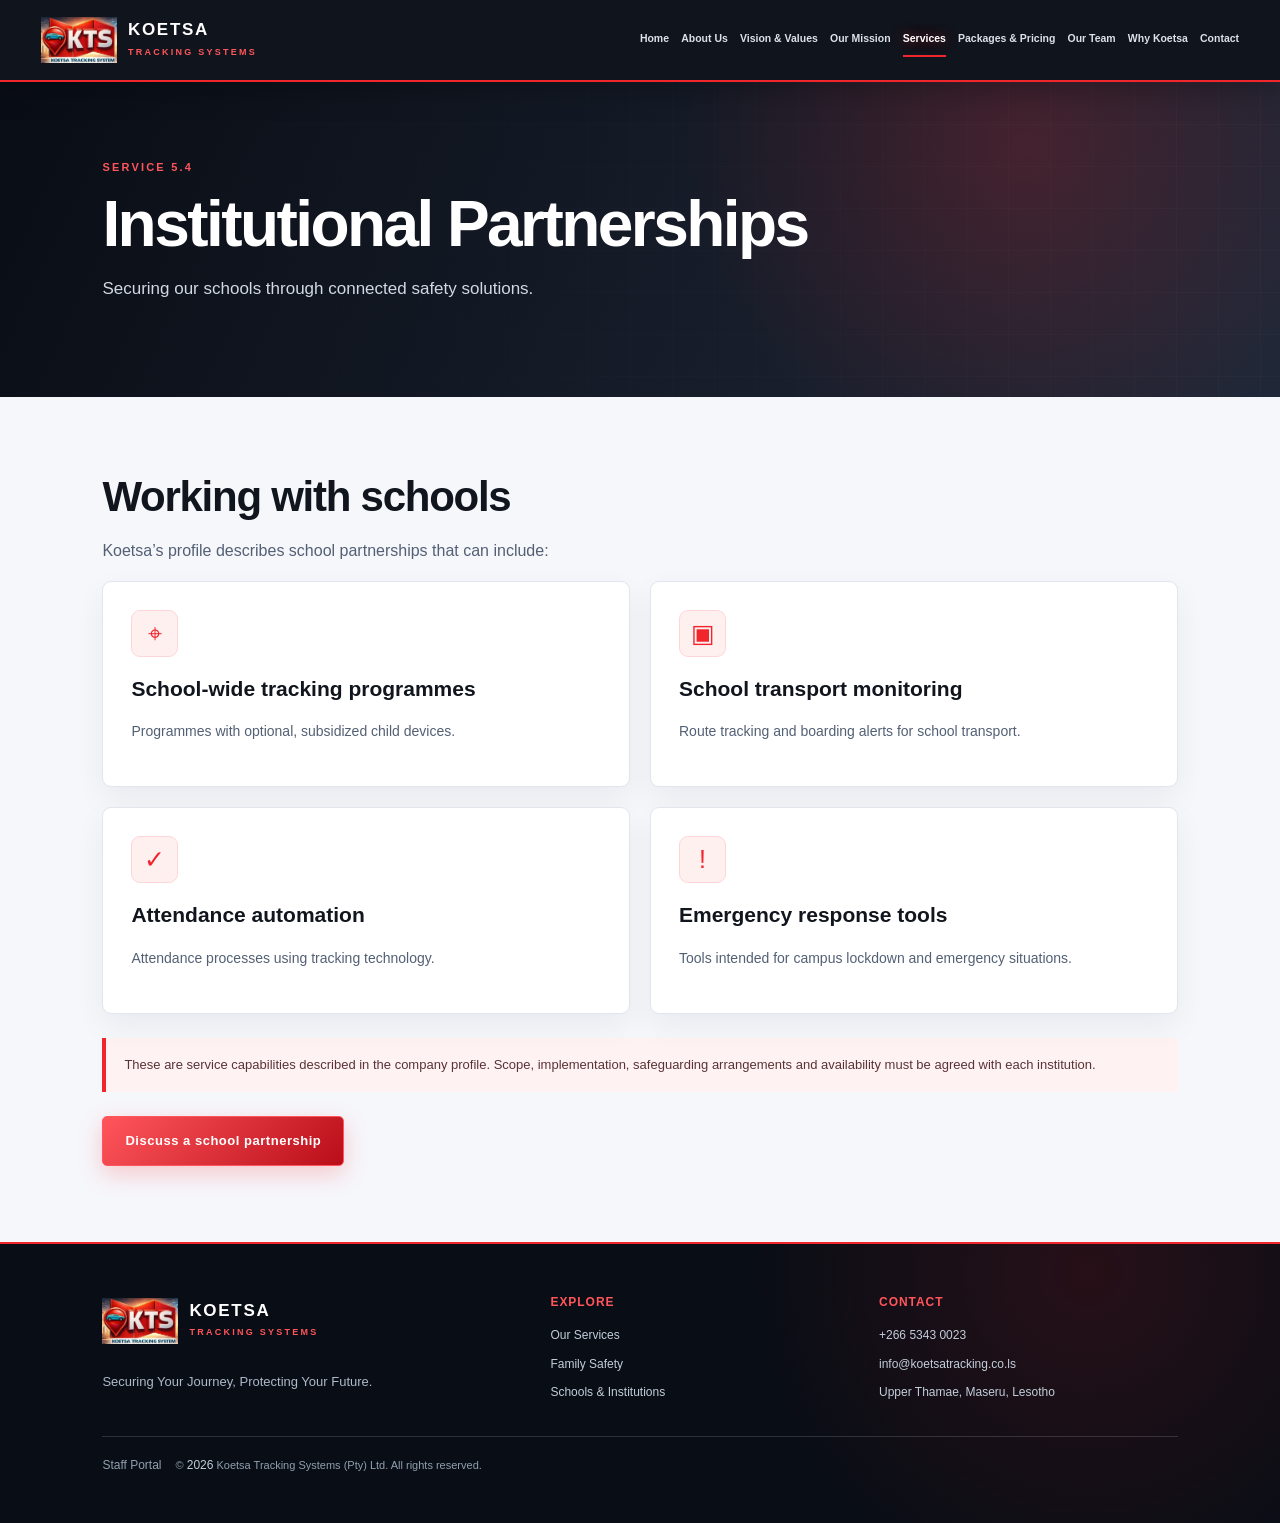
<file: schools.html>
<!doctype html>
<html lang="en">
<head>
<meta charset="utf-8"><meta name="viewport" content="width=device-width, initial-scale=1">
<meta name="description" content="Koetsa Tracking Systems (Pty) Ltd — vehicle tracking, fleet management and personal safety tracking in Lesotho.">
<title>Schools & Institutions | Koetsa Tracking Systems</title>
<link rel="stylesheet" href="assets/css/style.css">
</head>
<body>
<header class="site-header"><a class="brand" href="index.html"><img class="brand-logo" src="assets/koetsa logo.jpg" alt="Koetsa Tracking Systems logo"><span><strong>KOETSA</strong><small>TRACKING SYSTEMS</small></span></a>
<button class="menu-toggle" aria-label="Toggle navigation" aria-expanded="false">☰</button>
<nav class="main-nav"><a class="" href="index.html">Home</a><a class="" href="about.html">About Us</a><a class="" href="vision-values.html">Vision & Values</a><a class="" href="mission.html">Our Mission</a><a class="active" href="services.html">Services</a><a class="" href="pricing.html">Packages &amp; Pricing</a><a class="" href="team.html">Our Team</a><a class="" href="why-koetsa.html">Why Koetsa</a><a class="" href="contact.html">Contact</a></nav></header>
<main>
<section class="page-hero"><p class="eyebrow">SERVICE 5.4</p><h1>Institutional Partnerships</h1><p>Securing our schools through connected safety solutions.</p></section>
<section class="section">
  <h2>Working with schools</h2><p>Koetsa’s profile describes school partnerships that can include:</p>
  <div class="card-grid two">
    <article class="feature-card"><div class="icon">⌖</div><h3>School-wide tracking programmes</h3><p>Programmes with optional, subsidized child devices.</p></article>
    <article class="feature-card"><div class="icon">▣</div><h3>School transport monitoring</h3><p>Route tracking and boarding alerts for school transport.</p></article>
    <article class="feature-card"><div class="icon">✓</div><h3>Attendance automation</h3><p>Attendance processes using tracking technology.</p></article>
    <article class="feature-card"><div class="icon">!</div><h3>Emergency response tools</h3><p>Tools intended for campus lockdown and emergency situations.</p></article>
  </div>
  <p class="notice">These are service capabilities described in the company profile. Scope, implementation, safeguarding arrangements and availability must be agreed with each institution.</p>
  <a class="btn primary" href="contact.html">Discuss a school partnership</a>
</section>
</main>
<footer class="site-footer"><div><a class="brand footer-brand" href="index.html"><img class="brand-logo" src="assets/koetsa logo.jpg" alt="Koetsa Tracking Systems logo"><span><strong>KOETSA</strong><small>TRACKING SYSTEMS</small></span></a><p>Securing Your Journey, Protecting Your Future.</p></div><div><b>Explore</b><a href="services.html">Our Services</a><a href="family-safety.html">Family Safety</a><a href="schools.html">Schools &amp; Institutions</a></div><div><b>Contact</b><a href="tel:+26653430023">+266 5343 0023</a><a href="mailto:info@koetsatracking.co.ls">info@koetsatracking.co.ls</a><span>Upper Thamae, Maseru, Lesotho</span></div><div class="copyright"><a href="portal/" style="color:inherit;margin-right:14px">Staff Portal</a>© <span id="year"></span> Koetsa Tracking Systems (Pty) Ltd. All rights reserved.</div></footer>
<script src="assets/js/main.js"></script>
</body></html>
</file>
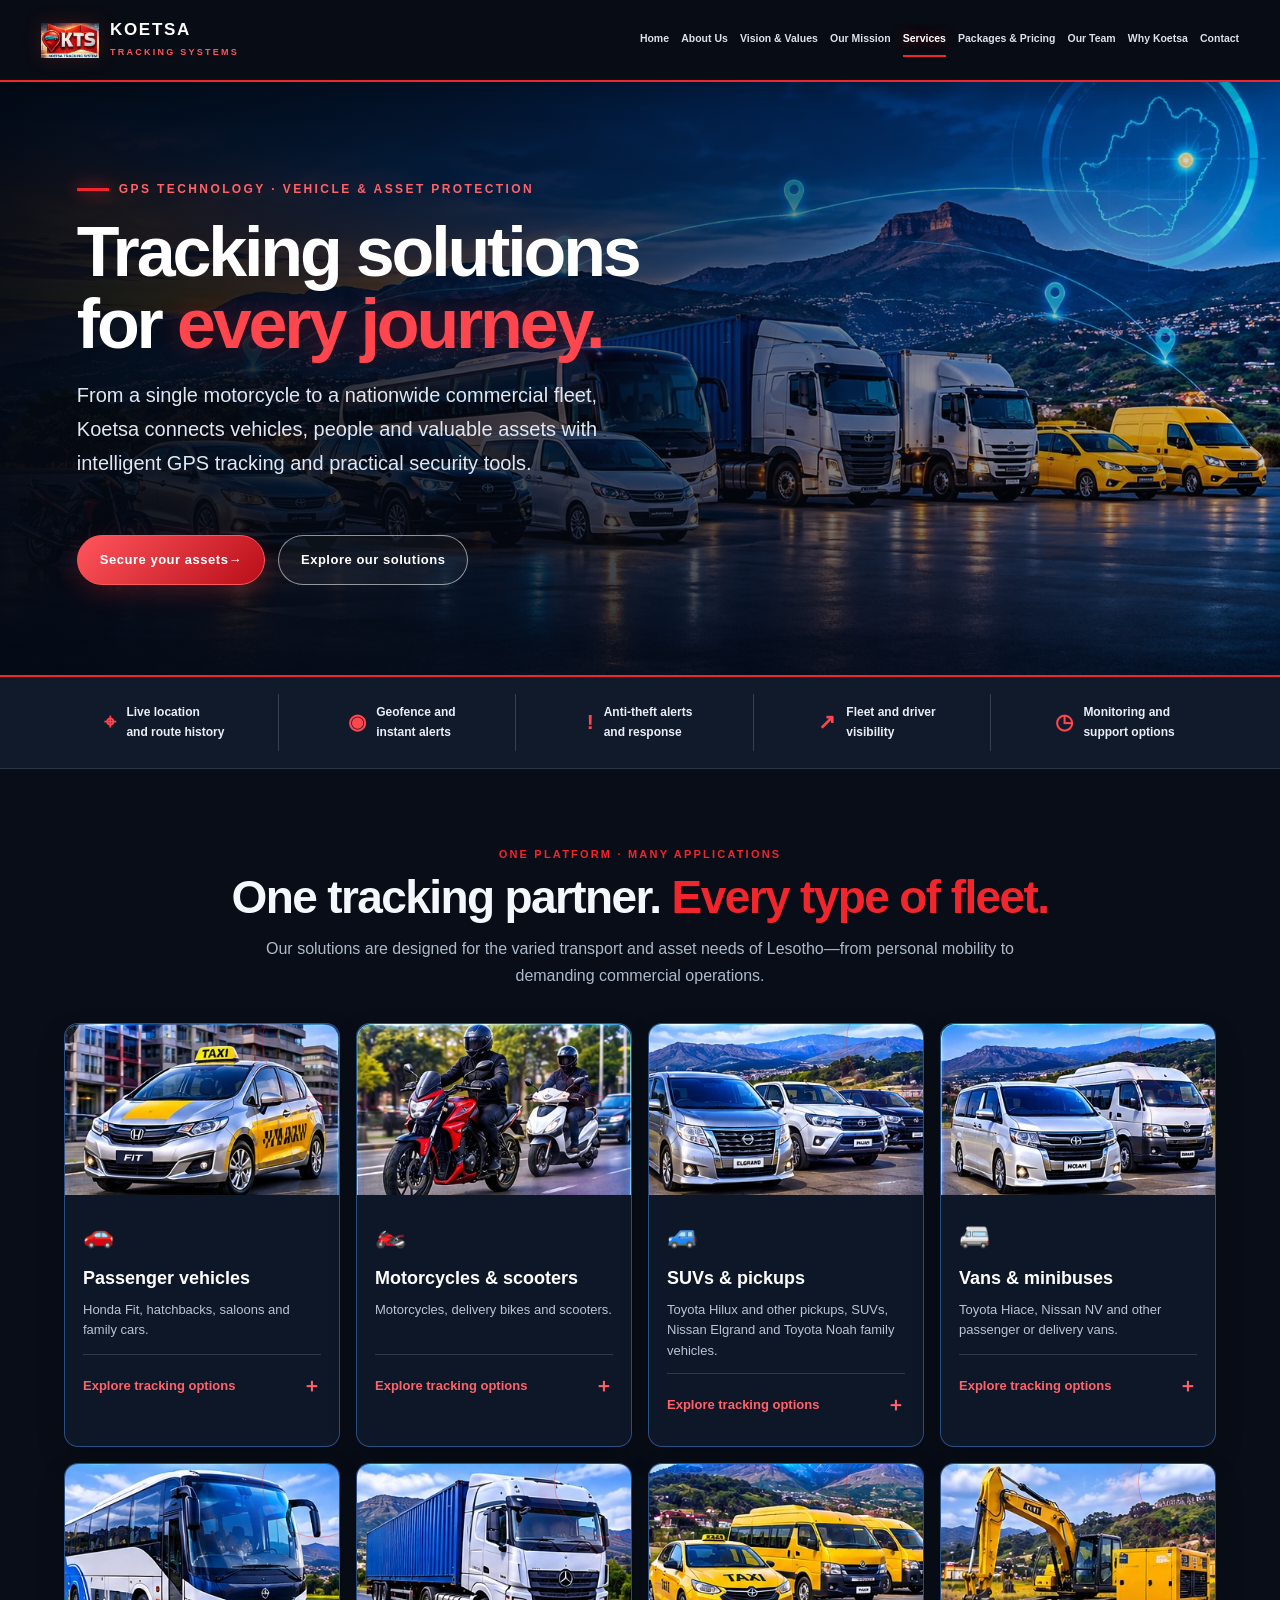
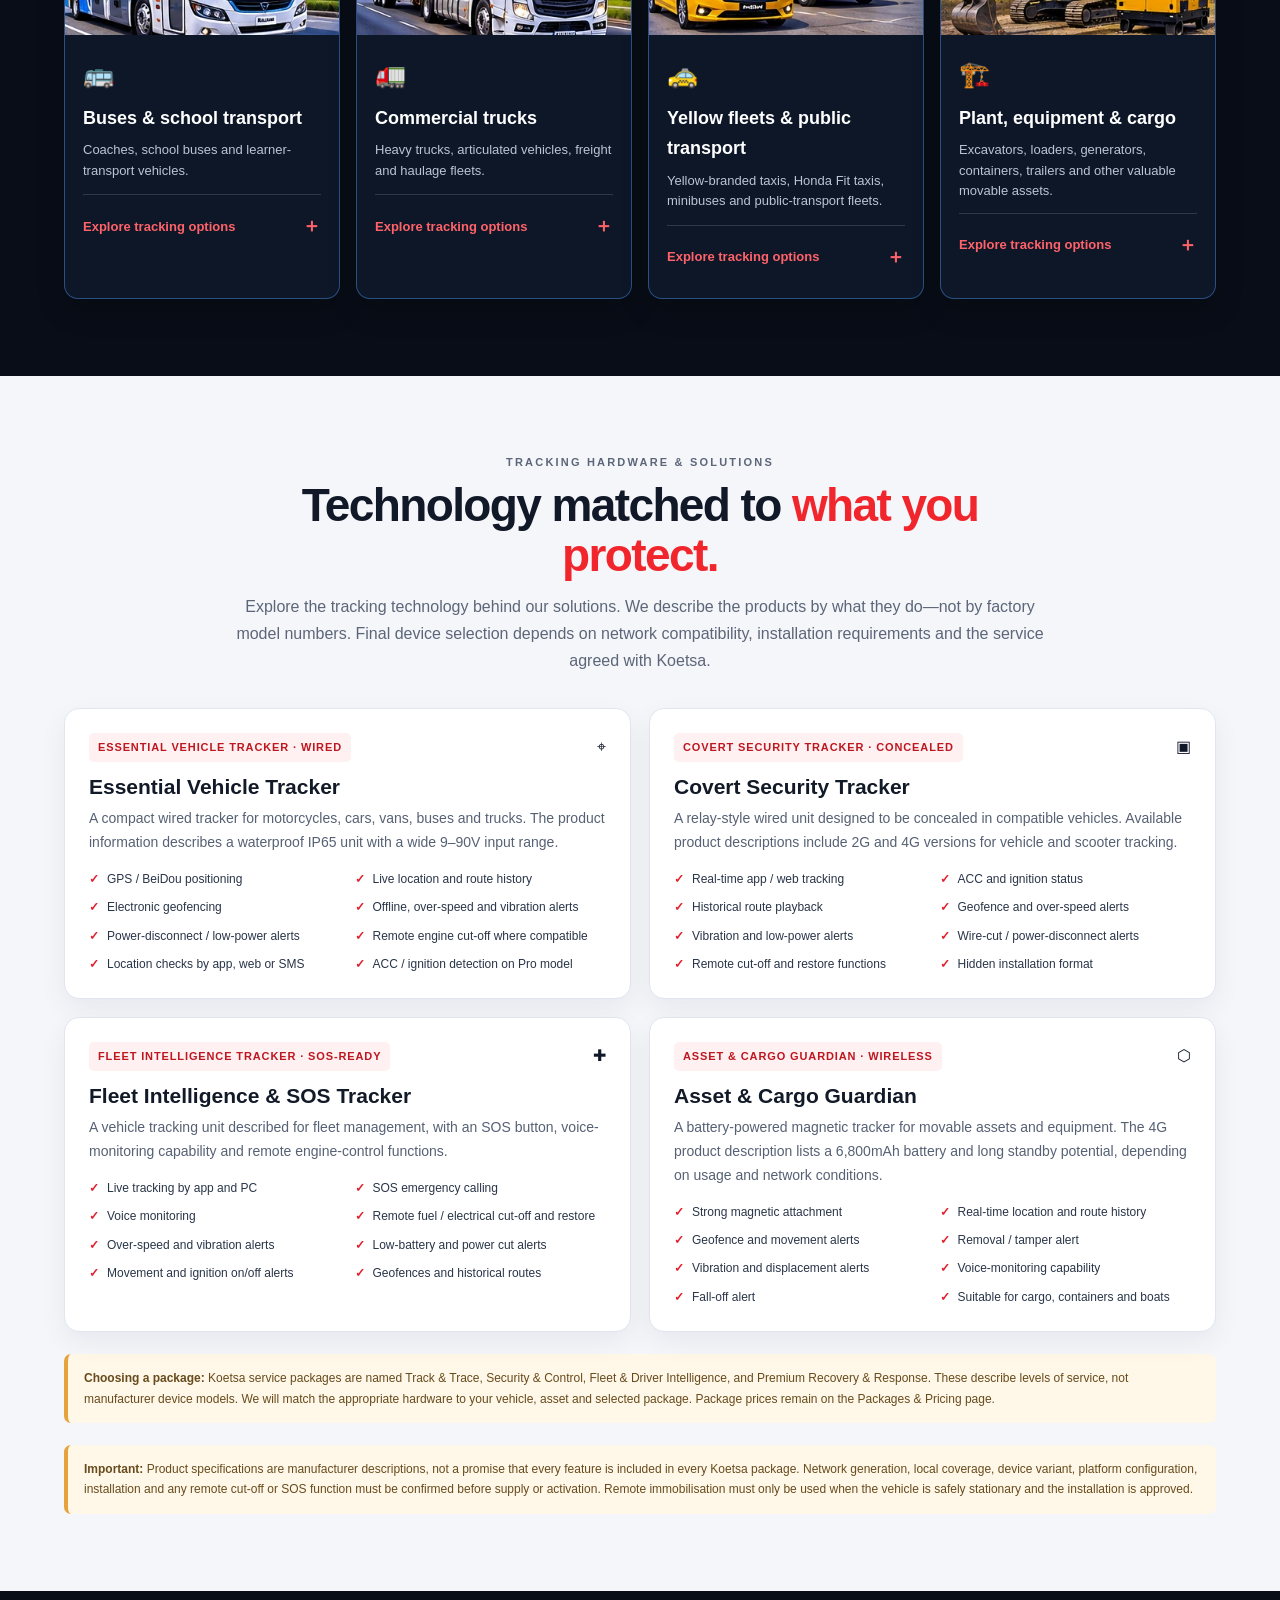
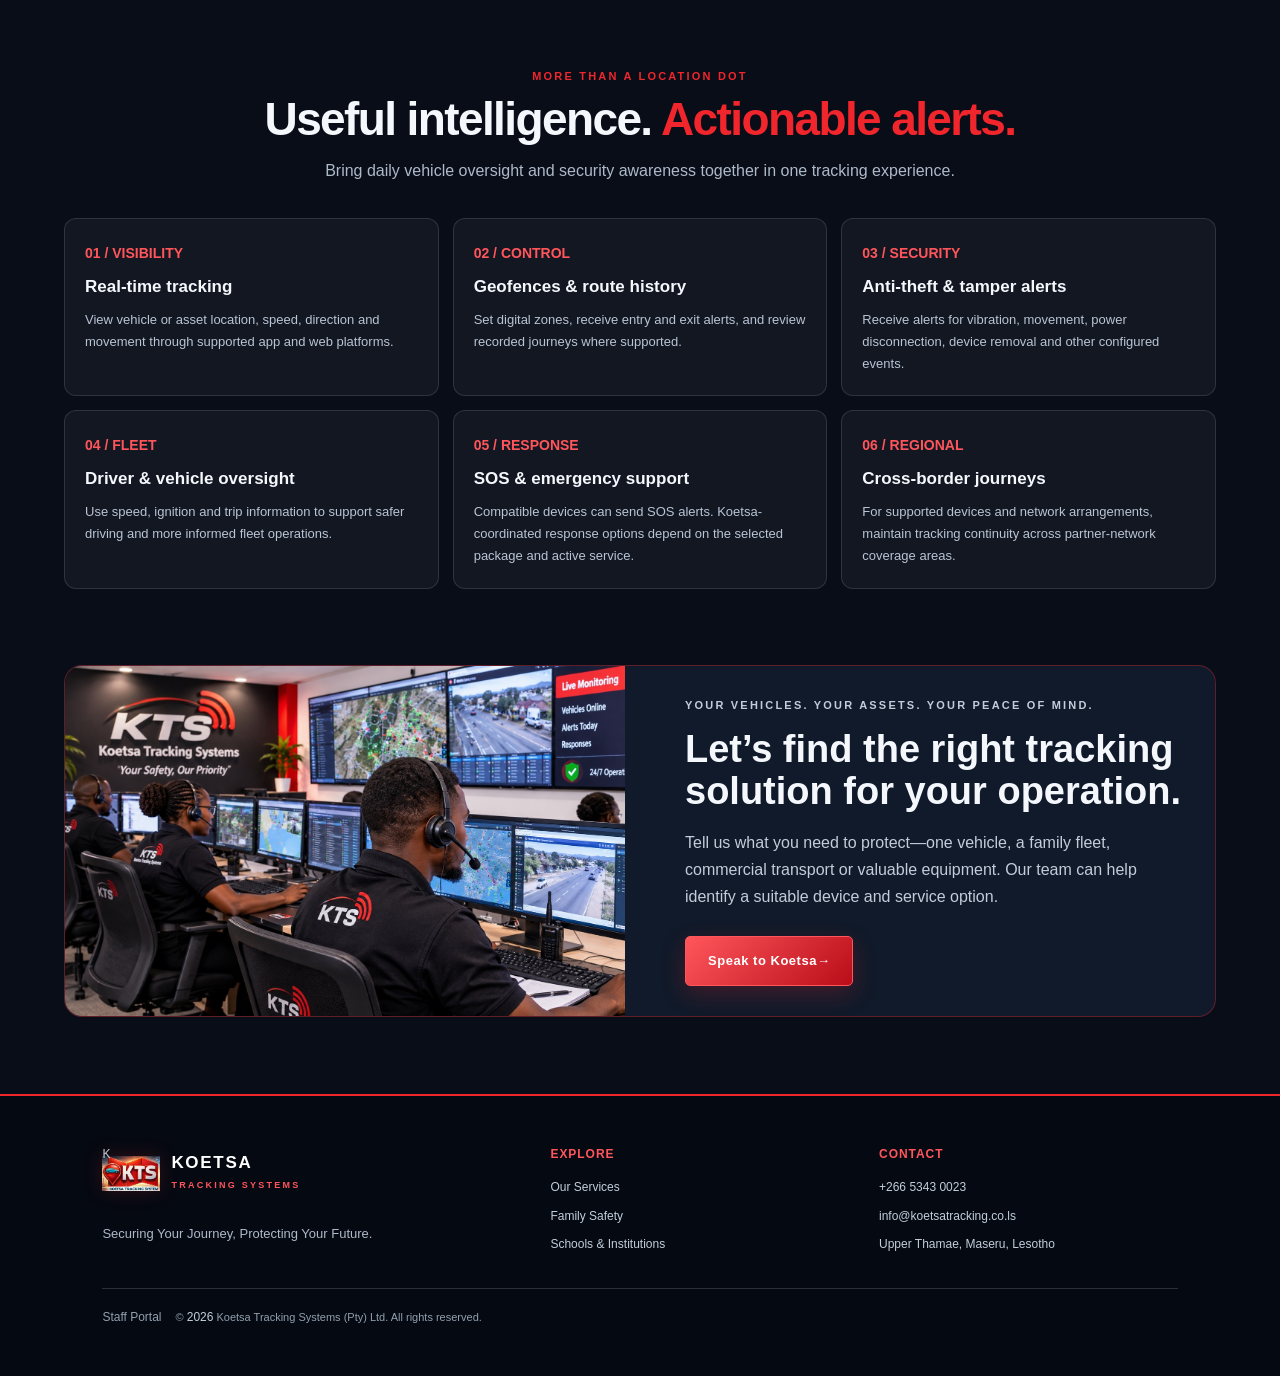
<file: services.html>
<!doctype html>
<html lang="en">
<head>
<meta charset="utf-8"><meta name="viewport" content="width=device-width, initial-scale=1">
<meta name="description" content="Koetsa GPS vehicle, motorcycle, fleet, commercial transport and asset tracking solutions across Lesotho and beyond.">
<title>GPS Tracking Services | Koetsa Tracking Systems</title>
<link rel="stylesheet" href="assets/css/style.css">
<link rel="stylesheet" href="assets/css/services-modern.css">
</head>
<body class="services-page">
<header class="site-header"><a class="brand" href="index.html"><span class="brand-symbol">K</span><span><strong>KOETSA</strong><small>TRACKING SYSTEMS</small></span></a>
<button class="menu-toggle" aria-label="Toggle navigation" aria-expanded="false">☰</button>
<nav class="main-nav"><a href="index.html">Home</a><a href="about.html">About Us</a><a href="vision-values.html">Vision &amp; Values</a><a href="mission.html">Our Mission</a><a class="active" href="services.html">Services</a><a href="pricing.html">Packages &amp; Pricing</a><a href="team.html">Our Team</a><a href="why-koetsa.html">Why Koetsa</a><a href="contact.html">Contact</a></nav></header>
<main>
<section class="svc-hero"><div class="svc-hero-copy"><span class="svc-kicker">GPS TECHNOLOGY · VEHICLE &amp; ASSET PROTECTION</span><h1>Tracking solutions for <span>every journey.</span></h1><p>From a single motorcycle to a nationwide commercial fleet, Koetsa connects vehicles, people and valuable assets with intelligent GPS tracking and practical security tools.</p><div class="actions"><a class="btn primary" href="contact.html">Secure your assets <span aria-hidden="true">→</span></a><a class="btn outline" href="#solutions">Explore our solutions</a></div></div></section>
<section class="svc-trust-strip" aria-label="Core service benefits"><div class="svc-trust-item"><b>⌖</b><span>Live location<br>and route history</span></div><div class="svc-trust-item"><b>◉</b><span>Geofence and<br>instant alerts</span></div><div class="svc-trust-item"><b>!</b><span>Anti-theft alerts<br>and response</span></div><div class="svc-trust-item"><b>↗</b><span>Fleet and driver<br>visibility</span></div><div class="svc-trust-item"><b>◷</b><span>Monitoring and<br>support options</span></div></section>
<section class="svc-section" id="solutions"><div class="svc-heading"><p class="eyebrow">ONE PLATFORM · MANY APPLICATIONS</p><h2>One tracking partner. <span>Every type of fleet.</span></h2><p>Our solutions are designed for the varied transport and asset needs of Lesotho—from personal mobility to demanding commercial operations.</p></div>
<div class="svc-vehicle-grid svc-vehicle-grid-images">
<article class="svc-vehicle svc-vehicle-card">
 <img class="svc-vehicle-image" src="assets/images/service-categories/passenger-vehicles.webp" alt="Passenger vehicles tracking category" loading="lazy">
 <div class="svc-vehicle-content"><span class="svc-icon" aria-hidden="true">🚗</span><h3>Passenger vehicles</h3><p>Honda Fit, hatchbacks, saloons and family cars.</p>
 <details class="svc-category-details"><summary>Explore tracking options <span aria-hidden="true">＋</span></summary><p>Follow live location, speed, direction and route history. Receive movement and security alerts, with geofence options where supported.</p><small>Ideal for personal cars, company cars and taxi operators.</small><a class="svc-category-link" href="contact.html">Ask Koetsa about this solution →</a></details></div>
 </article>
<article class="svc-vehicle svc-vehicle-card">
 <img class="svc-vehicle-image" src="assets/images/service-categories/motorcycles-scooters.webp" alt="Motorcycles & scooters tracking category" loading="lazy">
 <div class="svc-vehicle-content"><span class="svc-icon" aria-hidden="true">🏍️</span><h3>Motorcycles & scooters</h3><p>Motorcycles, delivery bikes and scooters.</p>
 <details class="svc-category-details"><summary>Explore tracking options <span aria-hidden="true">＋</span></summary><p>Discreet tracking options help monitor location, movement and route history, with alerts based on the selected device and service.</p><small>Useful for private riders, couriers and motorcycle fleets.</small><a class="svc-category-link" href="contact.html">Ask Koetsa about this solution →</a></details></div>
 </article>
<article class="svc-vehicle svc-vehicle-card">
 <img class="svc-vehicle-image" src="assets/images/service-categories/suvs-pickups.webp" alt="SUVs & pickups tracking category" loading="lazy">
 <div class="svc-vehicle-content"><span class="svc-icon" aria-hidden="true">🚙</span><h3>SUVs & pickups</h3><p>Toyota Hilux and other pickups, SUVs, Nissan Elgrand and Toyota Noah family vehicles.</p>
 <details class="svc-category-details"><summary>Explore tracking options <span aria-hidden="true">＋</span></summary><p>Monitor vehicle location, speed, direction and journeys. Add geofence notifications and security features where compatible.</p><small>For family transport, utility vehicles and business fleets.</small><a class="svc-category-link" href="contact.html">Ask Koetsa about this solution →</a></details></div>
 </article>
<article class="svc-vehicle svc-vehicle-card">
 <img class="svc-vehicle-image" src="assets/images/service-categories/vans-minibuses.webp" alt="Vans & minibuses tracking category" loading="lazy">
 <div class="svc-vehicle-content"><span class="svc-icon" aria-hidden="true">🚐</span><h3>Vans & minibuses</h3><p>Toyota Hiace, Nissan NV and other passenger or delivery vans.</p>
 <details class="svc-category-details"><summary>Explore tracking options <span aria-hidden="true">＋</span></summary><p>Keep track of vehicle movements, routes and operating activity to improve visibility over daily transport and deliveries.</p><small>For shuttle services, deliveries and passenger operators.</small><a class="svc-category-link" href="contact.html">Ask Koetsa about this solution →</a></details></div>
 </article>
<article class="svc-vehicle svc-vehicle-card">
 <img class="svc-vehicle-image" src="assets/images/service-categories/buses-school-transport.webp" alt="Buses & school transport tracking category" loading="lazy">
 <div class="svc-vehicle-content"><span class="svc-icon" aria-hidden="true">🚌</span><h3>Buses & school transport</h3><p>Coaches, school buses and learner-transport vehicles.</p>
 <details class="svc-category-details"><summary>Explore tracking options <span aria-hidden="true">＋</span></summary><p>Review vehicle locations and routes, set approved safe zones and receive alerts to support transport oversight and accountability.</p><small>For schools, bus operators and organisations transporting learners.</small><a class="svc-category-link" href="contact.html">Ask Koetsa about this solution →</a></details></div>
 </article>
<article class="svc-vehicle svc-vehicle-card">
 <img class="svc-vehicle-image" src="assets/images/service-categories/commercial-trucks.webp" alt="Commercial trucks tracking category" loading="lazy">
 <div class="svc-vehicle-content"><span class="svc-icon" aria-hidden="true">🚛</span><h3>Commercial trucks</h3><p>Heavy trucks, articulated vehicles, freight and haulage fleets.</p>
 <details class="svc-category-details"><summary>Explore tracking options <span aria-hidden="true">＋</span></summary><p>Monitor truck locations and route history, support dispatch visibility and receive operational or security alerts.</p><small>For logistics, distribution and cross-border transport.</small><a class="svc-category-link" href="contact.html">Ask Koetsa about this solution →</a></details></div>
 </article>
<article class="svc-vehicle svc-vehicle-card">
 <img class="svc-vehicle-image" src="assets/images/service-categories/yellow-fleet-taxis.webp" alt="Yellow fleets & public transport tracking category" loading="lazy">
 <div class="svc-vehicle-content"><span class="svc-icon" aria-hidden="true">🚕</span><h3>Yellow fleets & public transport</h3><p>Yellow-branded taxis, Honda Fit taxis, minibuses and public-transport fleets.</p>
 <details class="svc-category-details"><summary>Explore tracking options <span aria-hidden="true">＋</span></summary><p>View fleet locations, monitor daily movements and use alerts and reporting to support better fleet coordination.</p><small>Taxi imagery includes yellow side branding, a yellow bonnet panel and a roof TAXI sign.</small><a class="svc-category-link" href="contact.html">Ask Koetsa about this solution →</a></details></div>
 </article>
<article class="svc-vehicle svc-vehicle-card">
 <img class="svc-vehicle-image" src="assets/images/service-categories/plant-equipment-cargo.webp" alt="Plant, equipment & cargo tracking category" loading="lazy">
 <div class="svc-vehicle-content"><span class="svc-icon" aria-hidden="true">🏗️</span><h3>Plant, equipment & cargo</h3><p>Excavators, loaders, generators, containers, trailers and other valuable movable assets.</p>
 <details class="svc-category-details"><summary>Explore tracking options <span aria-hidden="true">＋</span></summary><p>Choose suitable wired or battery-powered tracking options to help monitor asset location and movement, subject to installation and coverage.</p><small>For construction, mining, warehousing and asset owners.</small><a class="svc-category-link" href="contact.html">Ask Koetsa about this solution →</a></details></div>
 </article>
</div></section>
<section class="svc-section light"><div class="svc-heading"><p class="eyebrow">TRACKING HARDWARE &amp; SOLUTIONS</p><h2>Technology matched to <span>what you protect.</span></h2><p>Explore the tracking technology behind our solutions. We describe the products by what they do—not by factory model numbers. Final device selection depends on network compatibility, installation requirements and the service agreed with Koetsa.</p></div>
<div class="svc-product-grid">
<article class="svc-product"><div class="svc-product-top"><span class="svc-model">ESSENTIAL VEHICLE TRACKER · WIRED</span><span aria-hidden="true">⌖</span></div><h3>Essential Vehicle Tracker</h3><p>A compact wired tracker for motorcycles, cars, vans, buses and trucks. The product information describes a waterproof IP65 unit with a wide 9–90V input range.</p><ul class="svc-feature-list"><li>GPS / BeiDou positioning</li><li>Live location and route history</li><li>Electronic geofencing</li><li>Offline, over-speed and vibration alerts</li><li>Power-disconnect / low-power alerts</li><li>Remote engine cut-off where compatible</li><li>Location checks by app, web or SMS</li><li>ACC / ignition detection on Pro model</li></ul></article>
<article class="svc-product"><div class="svc-product-top"><span class="svc-model">COVERT SECURITY TRACKER · CONCEALED</span><span aria-hidden="true">▣</span></div><h3>Covert Security Tracker</h3><p>A relay-style wired unit designed to be concealed in compatible vehicles. Available product descriptions include 2G and 4G versions for vehicle and scooter tracking.</p><ul class="svc-feature-list"><li>Real-time app / web tracking</li><li>ACC and ignition status</li><li>Historical route playback</li><li>Geofence and over-speed alerts</li><li>Vibration and low-power alerts</li><li>Wire-cut / power-disconnect alerts</li><li>Remote cut-off and restore functions</li><li>Hidden installation format</li></ul></article>
<article class="svc-product"><div class="svc-product-top"><span class="svc-model">FLEET INTELLIGENCE TRACKER · SOS-READY</span><span aria-hidden="true">✚</span></div><h3>Fleet Intelligence &amp; SOS Tracker</h3><p>A vehicle tracking unit described for fleet management, with an SOS button, voice-monitoring capability and remote engine-control functions.</p><ul class="svc-feature-list"><li>Live tracking by app and PC</li><li>SOS emergency calling</li><li>Voice monitoring</li><li>Remote fuel / electrical cut-off and restore</li><li>Over-speed and vibration alerts</li><li>Low-battery and power cut alerts</li><li>Movement and ignition on/off alerts</li><li>Geofences and historical routes</li></ul></article>
<article class="svc-product"><div class="svc-product-top"><span class="svc-model">ASSET &amp; CARGO GUARDIAN · WIRELESS</span><span aria-hidden="true">⬡</span></div><h3>Asset &amp; Cargo Guardian</h3><p>A battery-powered magnetic tracker for movable assets and equipment. The 4G product description lists a 6,800mAh battery and long standby potential, depending on usage and network conditions.</p><ul class="svc-feature-list"><li>Strong magnetic attachment</li><li>Real-time location and route history</li><li>Geofence and movement alerts</li><li>Removal / tamper alert</li><li>Vibration and displacement alerts</li><li>Voice-monitoring capability</li><li>Fall-off alert</li><li>Suitable for cargo, containers and boats</li></ul></article>
</div>
<p class="svc-note"><strong>Choosing a package:</strong> Koetsa service packages are named Track &amp; Trace, Security &amp; Control, Fleet &amp; Driver Intelligence, and Premium Recovery &amp; Response. These describe levels of service, not manufacturer device models. We will match the appropriate hardware to your vehicle, asset and selected package. Package prices remain on the Packages &amp; Pricing page.</p>
<p class="svc-note"><strong>Important:</strong> Product specifications are manufacturer descriptions, not a promise that every feature is included in every Koetsa package. Network generation, local coverage, device variant, platform configuration, installation and any remote cut-off or SOS function must be confirmed before supply or activation. Remote immobilisation must only be used when the vehicle is safely stationary and the installation is approved.</p>
</section>
<section class="svc-section"><div class="svc-heading"><p class="eyebrow">MORE THAN A LOCATION DOT</p><h2>Useful intelligence. <span>Actionable alerts.</span></h2><p>Bring daily vehicle oversight and security awareness together in one tracking experience.</p></div><div class="svc-capability-grid">
<article class="svc-capability"><b>01 / VISIBILITY</b><h3>Real-time tracking</h3><p>View vehicle or asset location, speed, direction and movement through supported app and web platforms.</p></article>
<article class="svc-capability"><b>02 / CONTROL</b><h3>Geofences &amp; route history</h3><p>Set digital zones, receive entry and exit alerts, and review recorded journeys where supported.</p></article>
<article class="svc-capability"><b>03 / SECURITY</b><h3>Anti-theft &amp; tamper alerts</h3><p>Receive alerts for vibration, movement, power disconnection, device removal and other configured events.</p></article>
<article class="svc-capability"><b>04 / FLEET</b><h3>Driver &amp; vehicle oversight</h3><p>Use speed, ignition and trip information to support safer driving and more informed fleet operations.</p></article>
<article class="svc-capability"><b>05 / RESPONSE</b><h3>SOS &amp; emergency support</h3><p>Compatible devices can send SOS alerts. Koetsa-coordinated response options depend on the selected package and active service.</p></article>
<article class="svc-capability"><b>06 / REGIONAL</b><h3>Cross-border journeys</h3><p>For supported devices and network arrangements, maintain tracking continuity across partner-network coverage areas.</p></article>
</div></section>
<section class="svc-section" style="padding-top:0"><div class="svc-cta"><img src="assets/koetsa-operations-centre.jpg" alt="Koetsa tracking operations team monitoring vehicle locations and fleet activity"><div class="svc-cta-copy"><p class="eyebrow">YOUR VEHICLES. YOUR ASSETS. YOUR PEACE OF MIND.</p><h2>Let’s find the right tracking solution for your operation.</h2><p>Tell us what you need to protect—one vehicle, a family fleet, commercial transport or valuable equipment. Our team can help identify a suitable device and service option.</p><a class="btn primary" href="contact.html">Speak to Koetsa <span aria-hidden="true">→</span></a></div></div></section>
</main>
<footer class="site-footer"><div><a class="brand footer-brand" href="index.html"><span class="brand-symbol">K</span><span><strong>KOETSA</strong><small>TRACKING SYSTEMS</small></span></a><p>Securing Your Journey, Protecting Your Future.</p></div><div><b>Explore</b><a href="services.html">Our Services</a><a href="family-safety.html">Family Safety</a><a href="schools.html">Schools &amp; Institutions</a></div><div><b>Contact</b><a href="tel:+26653430023">+266 5343 0023</a><a href="mailto:info@koetsatracking.co.ls">info@koetsatracking.co.ls</a><span>Upper Thamae, Maseru, Lesotho</span></div><div class="copyright"><a href="portal/" style="color:inherit;margin-right:14px">Staff Portal</a>© <span id="year"></span> Koetsa Tracking Systems (Pty) Ltd. All rights reserved.</div></footer>
<script src="assets/js/main.js"></script>
</body></html>
</file>
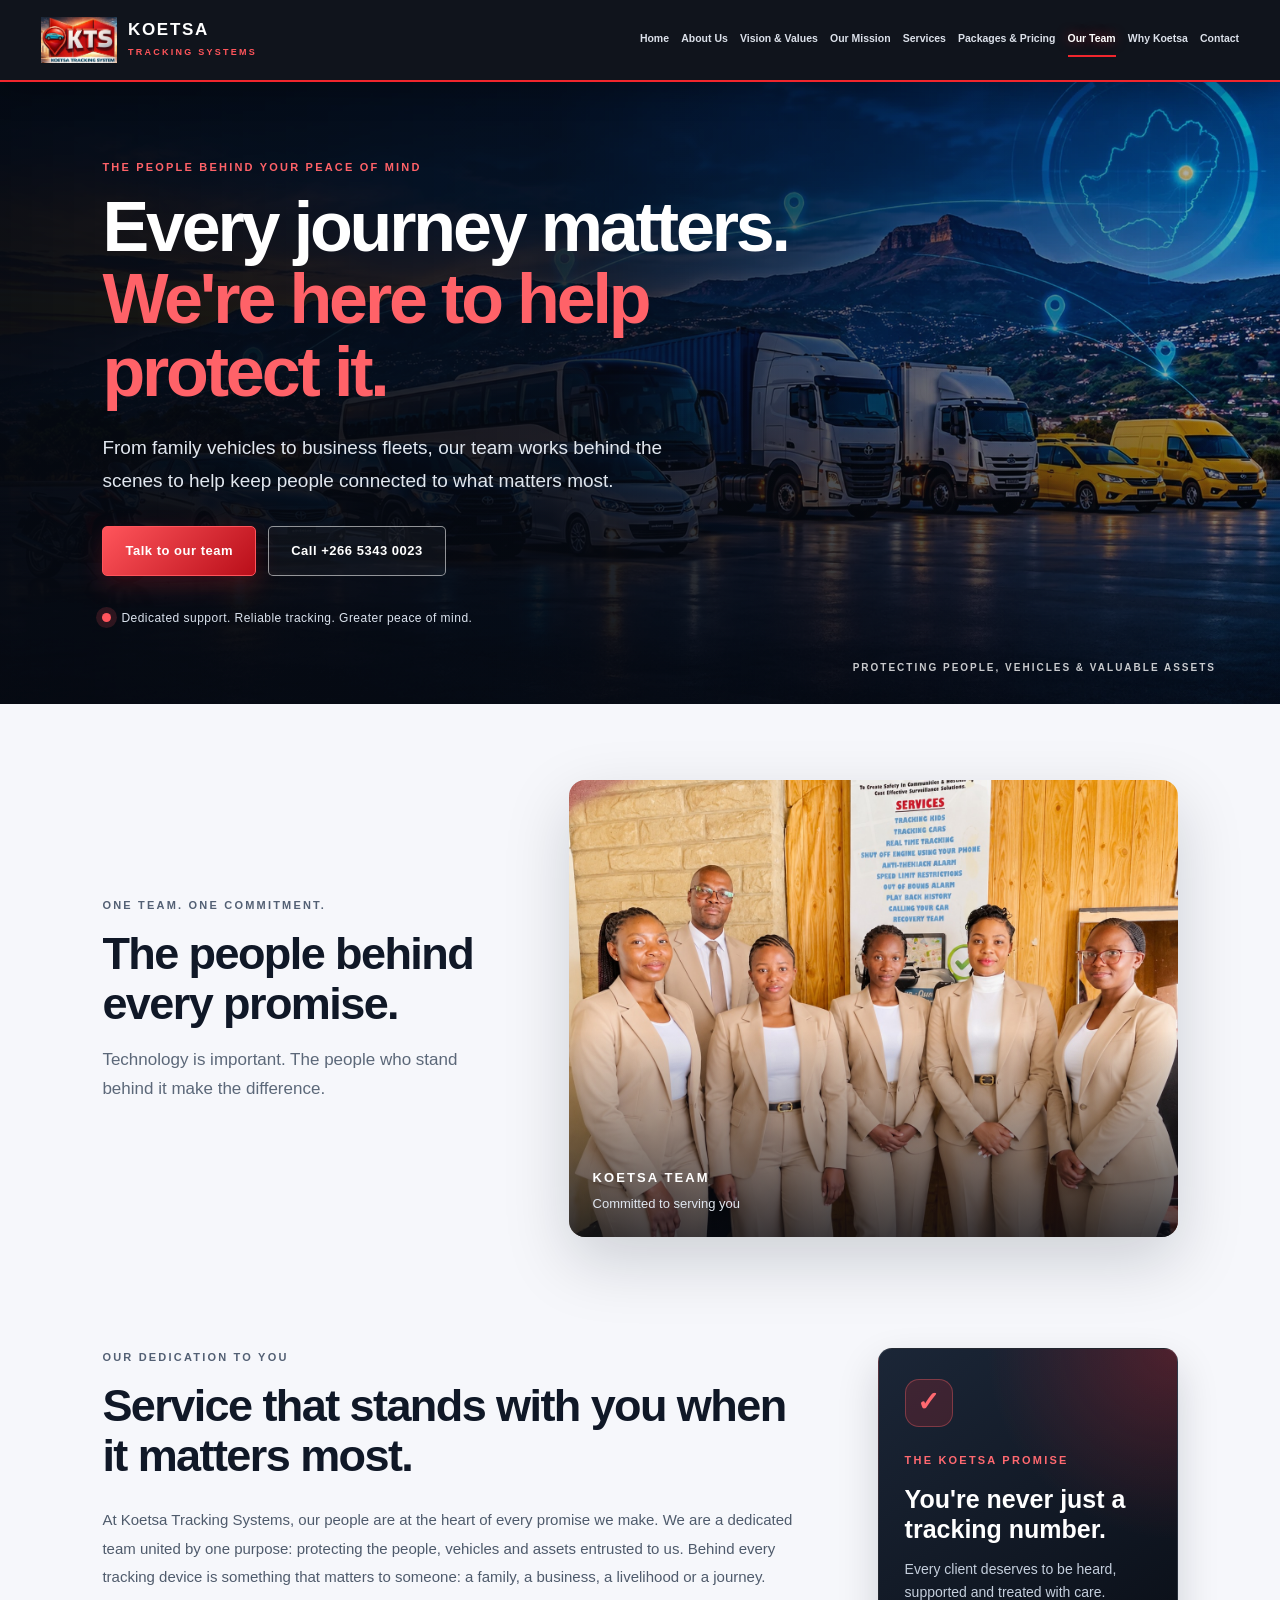
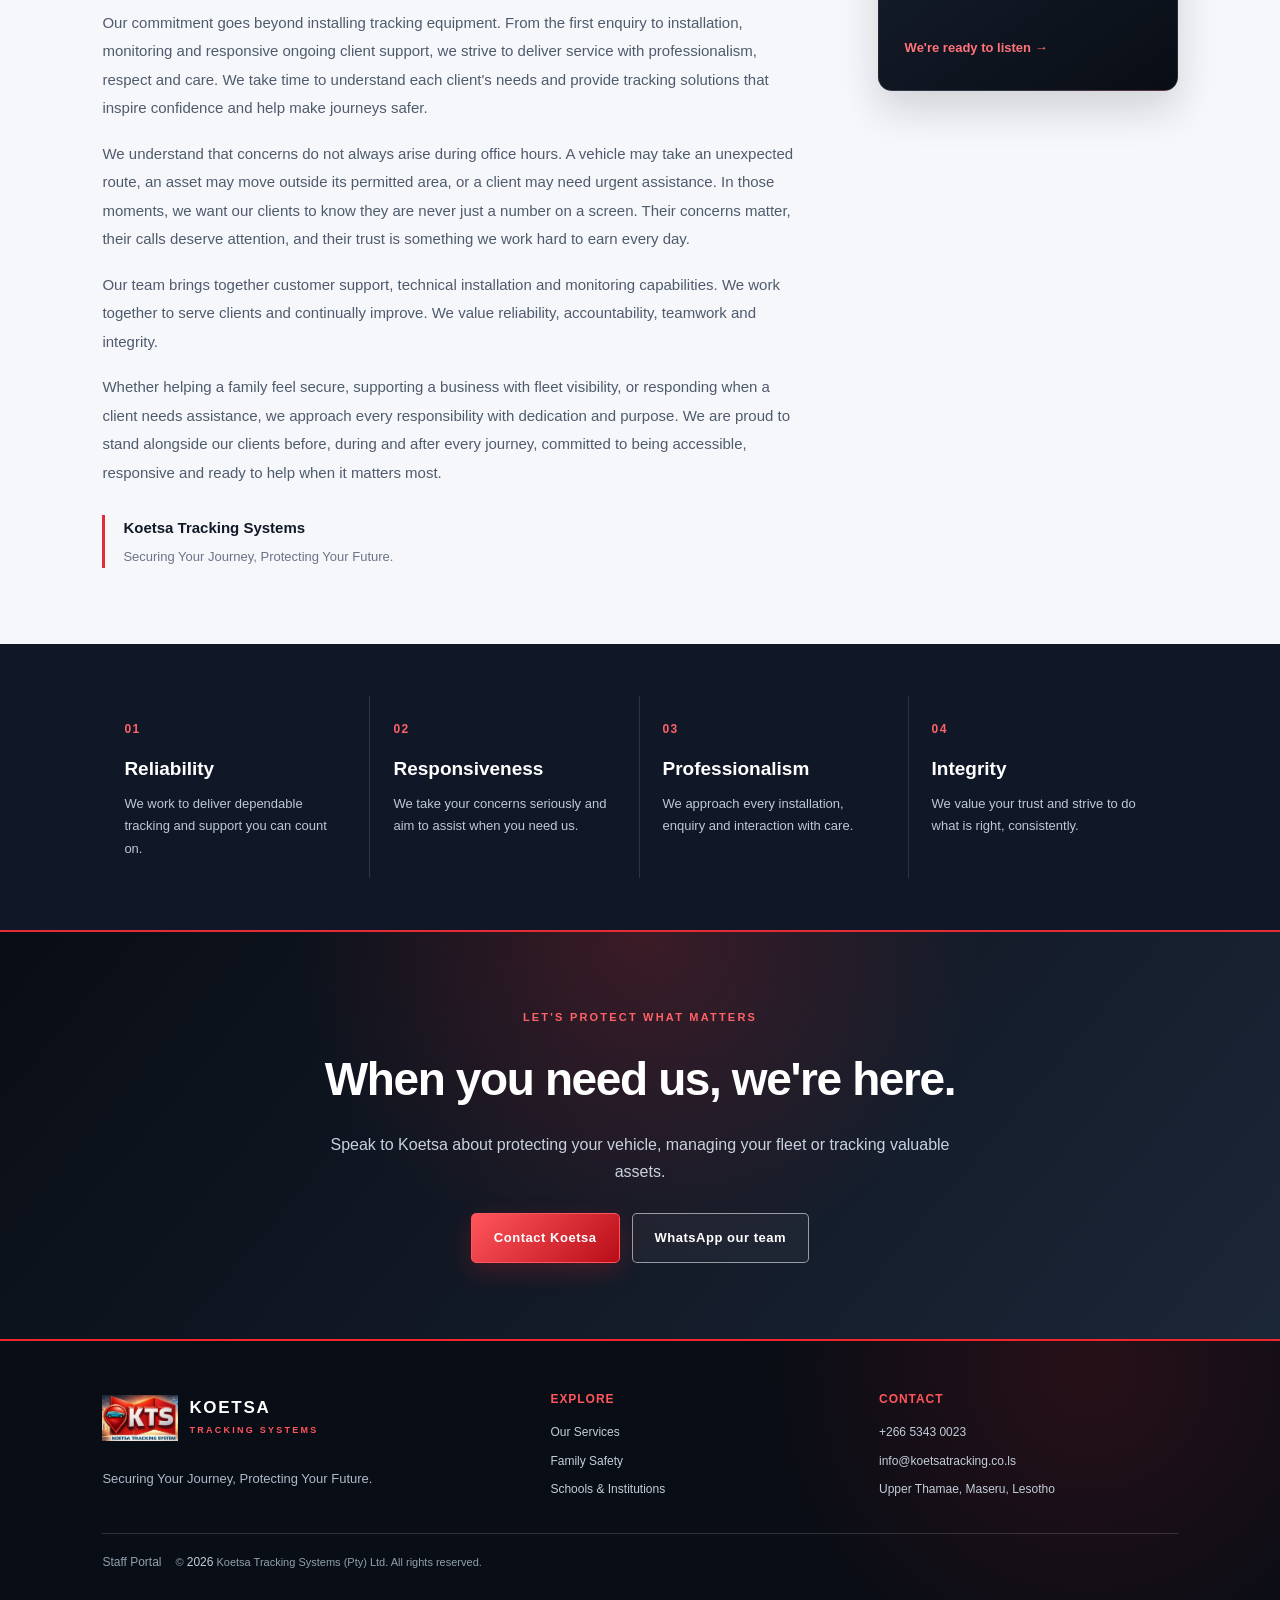
<file: team.html>
<!doctype html>
<html lang="en">
<head>
<meta charset="utf-8">
<meta name="viewport" content="width=device-width, initial-scale=1">
<meta name="description" content="Meet the dedicated people behind Koetsa Tracking Systems. Our team is committed to reliable tracking, responsive support and protecting what matters.">
<meta name="theme-color" content="#090d15">
<title>Our Team | Koetsa Tracking Systems</title>
<link rel="stylesheet" href="assets/css/style.css">
<link rel="stylesheet" href="assets/css/team-page.css">
</head>
<body>
<header class="site-header">
  <a class="brand" href="index.html">
    <img class="brand-logo" src="assets/koetsa logo.jpg" alt="Koetsa Tracking Systems logo">
    <span><strong>KOETSA</strong><small>TRACKING SYSTEMS</small></span>
  </a>
  <button class="menu-toggle" aria-label="Toggle navigation" aria-expanded="false">☰</button>
  <nav class="main-nav" aria-label="Main navigation">
    <a href="index.html">Home</a><a href="about.html">About Us</a><a href="vision-values.html">Vision &amp; Values</a><a href="mission.html">Our Mission</a><a href="services.html">Services</a><a href="pricing.html">Packages &amp; Pricing</a><a class="active" href="team.html" aria-current="page">Our Team</a><a href="why-koetsa.html">Why Koetsa</a><a href="contact.html">Contact</a>
  </nav>
</header>

<main class="team-page">
  <section class="team-hero" aria-labelledby="team-hero-title">
    <div class="team-hero-shade"></div>
    <div class="team-hero-content">
      <p class="eyebrow">THE PEOPLE BEHIND YOUR PEACE OF MIND</p>
      <h1 id="team-hero-title">Every journey matters.<br><span>We're here to help protect it.</span></h1>
      <p>From family vehicles to business fleets, our team works behind the scenes to help keep people connected to what matters most.</p>
      <div class="team-hero-actions">
        <a class="btn primary" href="contact.html">Talk to our team</a>
        <a class="btn outline" href="tel:+26653430023">Call +266 5343 0023</a>
      </div>
      <div class="team-hero-note"><span class="team-pulse"></span> Dedicated support. Reliable tracking. Greater peace of mind.</div>
    </div>
    <div class="team-hero-caption">PROTECTING PEOPLE, VEHICLES &amp; VALUABLE ASSETS</div>
  </section>

  <section class="team-intro section" aria-labelledby="team-intro-title">
    <div class="team-intro-heading">
      <p class="eyebrow">ONE TEAM. ONE COMMITMENT.</p>
      <h2 id="team-intro-title">The people behind every promise.</h2>
      <p>Technology is important. The people who stand behind it make the difference.</p>
    </div>
    <div class="team-photo-wrap">
      <img src="assets/images/team.jpg" alt="Koetsa Tracking Systems team standing together in professional attire" loading="lazy">
      <div class="team-photo-label"><strong>KOETSA TEAM</strong><span>Committed to serving you</span></div>
    </div>
  </section>

  <section class="team-commitment section" aria-labelledby="team-commitment-title">
    <div class="team-commitment-copy">
      <p class="eyebrow">OUR DEDICATION TO YOU</p>
      <h2 id="team-commitment-title">Service that stands with you when it matters most.</h2>
      <p>At Koetsa Tracking Systems, our people are at the heart of every promise we make. We are a dedicated team united by one purpose: protecting the people, vehicles and assets entrusted to us. Behind every tracking device is something that matters to someone: a family, a business, a livelihood or a journey.</p>
      <p>Our commitment goes beyond installing tracking equipment. From the first enquiry to installation, monitoring and responsive ongoing client support, we strive to deliver service with professionalism, respect and care. We take time to understand each client's needs and provide tracking solutions that inspire confidence and help make journeys safer.</p>
      <p>We understand that concerns do not always arise during office hours. A vehicle may take an unexpected route, an asset may move outside its permitted area, or a client may need urgent assistance. In those moments, we want our clients to know they are never just a number on a screen. Their concerns matter, their calls deserve attention, and their trust is something we work hard to earn every day.</p>
      <p>Our team brings together customer support, technical installation and monitoring capabilities. We work together to serve clients and continually improve. We value reliability, accountability, teamwork and integrity.</p>
      <p>Whether helping a family feel secure, supporting a business with fleet visibility, or responding when a client needs assistance, we approach every responsibility with dedication and purpose. We are proud to stand alongside our clients before, during and after every journey, committed to being accessible, responsive and ready to help when it matters most.</p>
      <div class="team-signoff"><strong>Koetsa Tracking Systems</strong><span>Securing Your Journey, Protecting Your Future.</span></div>
    </div>
    <aside class="team-promise-card">
      <div class="team-shield" aria-hidden="true">✓</div>
      <p class="eyebrow">THE KOETSA PROMISE</p>
      <h3>You're never just a tracking number.</h3>
      <p>Every client deserves to be heard, supported and treated with care.</p>
      <a href="contact.html">We're ready to listen <span aria-hidden="true">→</span></a>
    </aside>
  </section>

  <section class="team-pillars" aria-label="Our service commitments">
    <div class="team-pillar"><span>01</span><h3>Reliability</h3><p>We work to deliver dependable tracking and support you can count on.</p></div>
    <div class="team-pillar"><span>02</span><h3>Responsiveness</h3><p>We take your concerns seriously and aim to assist when you need us.</p></div>
    <div class="team-pillar"><span>03</span><h3>Professionalism</h3><p>We approach every installation, enquiry and interaction with care.</p></div>
    <div class="team-pillar"><span>04</span><h3>Integrity</h3><p>We value your trust and strive to do what is right, consistently.</p></div>
  </section>

  <section class="team-cta">
    <p class="eyebrow">LET'S PROTECT WHAT MATTERS</p>
    <h2>When you need us, we're here.</h2>
    <p>Speak to Koetsa about protecting your vehicle, managing your fleet or tracking valuable assets.</p>
    <div class="team-hero-actions">
      <a class="btn primary" href="contact.html">Contact Koetsa</a>
      <a class="btn outline" href="https://wa.me/26653430023" target="_blank" rel="noopener">WhatsApp our team</a>
    </div>
  </section>
</main>

<footer class="site-footer">
  <div><a class="brand footer-brand" href="index.html"><img class="brand-logo" src="assets/koetsa logo.jpg" alt="Koetsa Tracking Systems logo"><span><strong>KOETSA</strong><small>TRACKING SYSTEMS</small></span></a><p>Securing Your Journey, Protecting Your Future.</p></div>
  <div><b>Explore</b><a href="services.html">Our Services</a><a href="family-safety.html">Family Safety</a><a href="schools.html">Schools &amp; Institutions</a></div>
  <div><b>Contact</b><a href="tel:+26653430023">+266 5343 0023</a><a href="mailto:info@koetsatracking.co.ls">info@koetsatracking.co.ls</a><span>Upper Thamae, Maseru, Lesotho</span></div>
  <div class="copyright"><a href="portal/" style="color:inherit;margin-right:14px">Staff Portal</a>© <span id="year"></span> Koetsa Tracking Systems (Pty) Ltd. All rights reserved.</div>
</footer>
<script src="assets/js/main.js"></script>
</body>
</html>
</file>
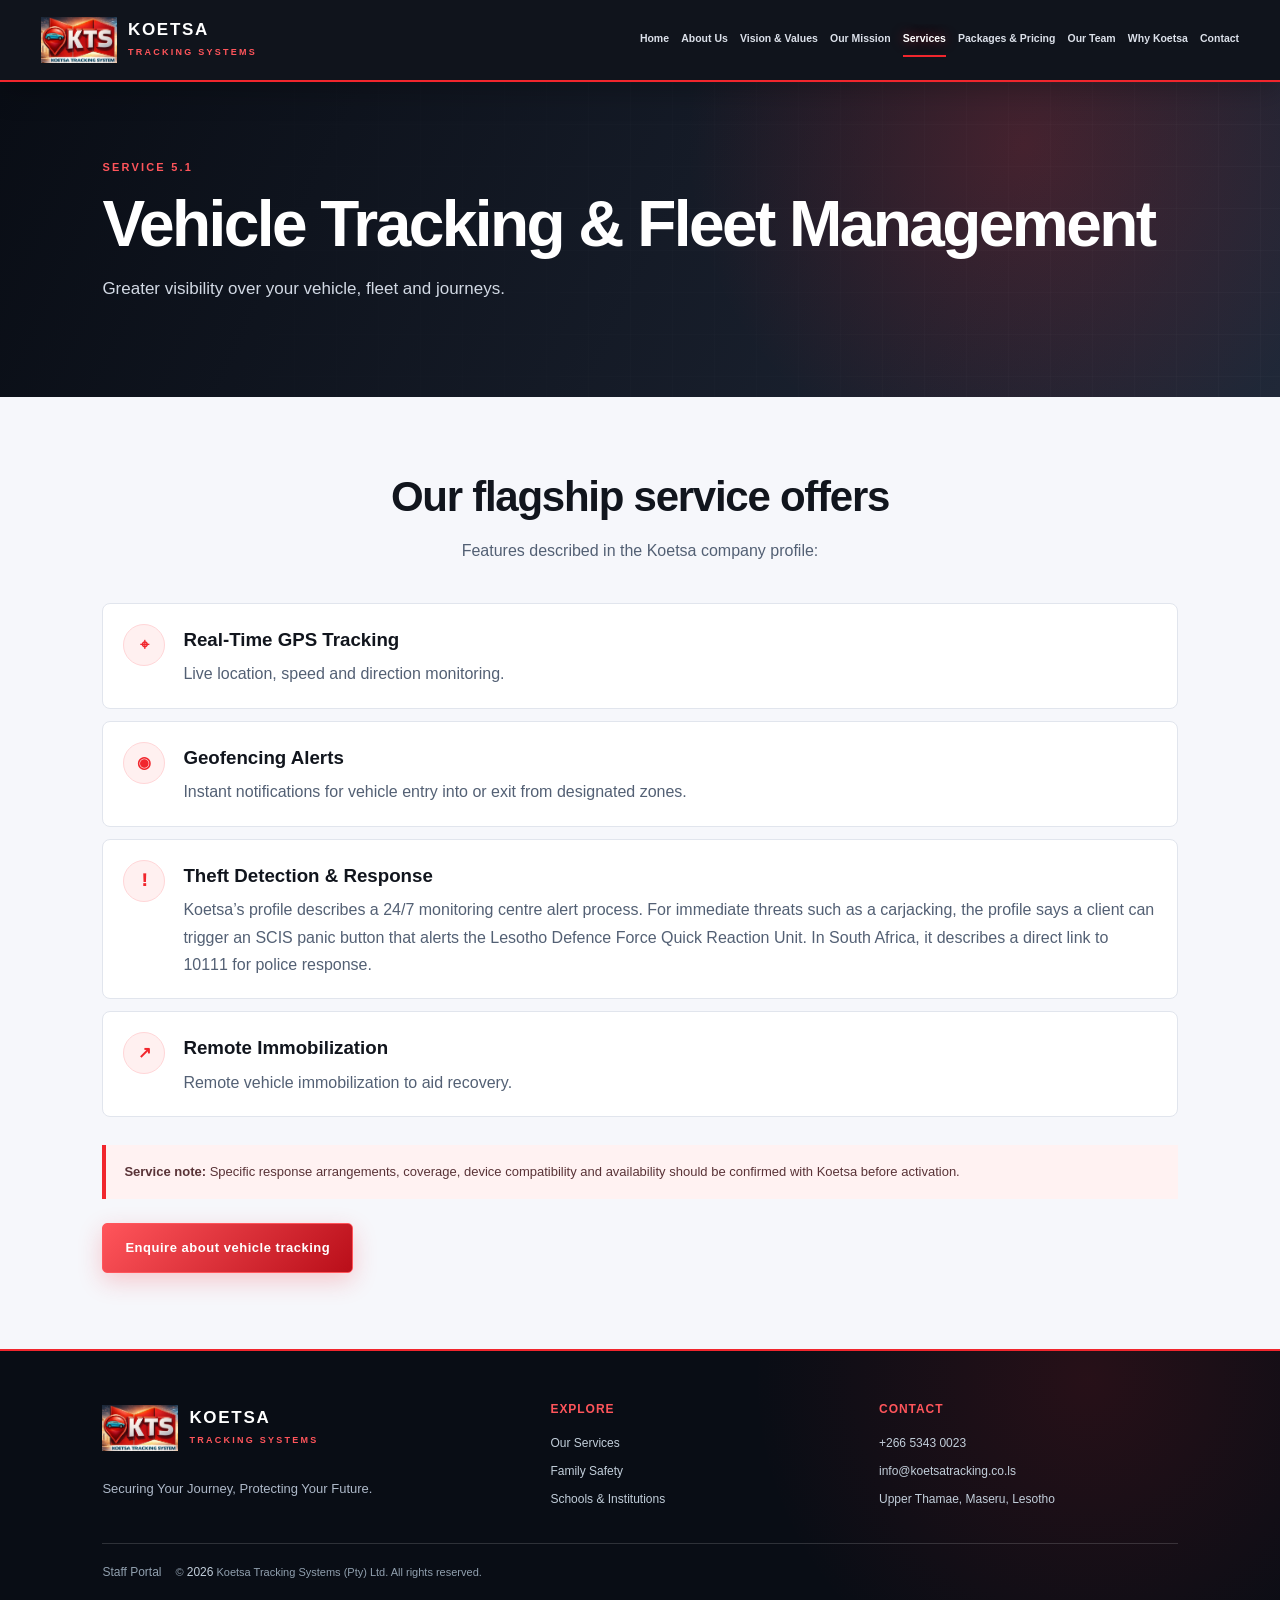
<file: vehicle-fleet.html>
<!doctype html>
<html lang="en">
<head>
<meta charset="utf-8"><meta name="viewport" content="width=device-width, initial-scale=1">
<meta name="description" content="Koetsa Tracking Systems (Pty) Ltd — vehicle tracking, fleet management and personal safety tracking in Lesotho.">
<title>Vehicle & Fleet | Koetsa Tracking Systems</title>
<link rel="stylesheet" href="assets/css/style.css">
</head>
<body>
<header class="site-header"><a class="brand" href="index.html"><img class="brand-logo" src="assets/koetsa logo.jpg" alt="Koetsa Tracking Systems logo"><span><strong>KOETSA</strong><small>TRACKING SYSTEMS</small></span></a>
<button class="menu-toggle" aria-label="Toggle navigation" aria-expanded="false">☰</button>
<nav class="main-nav"><a class="" href="index.html">Home</a><a class="" href="about.html">About Us</a><a class="" href="vision-values.html">Vision & Values</a><a class="" href="mission.html">Our Mission</a><a class="active" href="services.html">Services</a><a class="" href="pricing.html">Packages &amp; Pricing</a><a class="" href="team.html">Our Team</a><a class="" href="why-koetsa.html">Why Koetsa</a><a class="" href="contact.html">Contact</a></nav></header>
<main>
<section class="page-hero"><p class="eyebrow">SERVICE 5.1</p><h1>Vehicle Tracking &amp; Fleet Management</h1><p>Greater visibility over your vehicle, fleet and journeys.</p></section>
<section class="section">
  <div class="section-heading"><h2>Our flagship service offers</h2><p>Features described in the Koetsa company profile:</p></div>
  <div class="feature-list">
    <article><span>⌖</span><div><h3>Real-Time GPS Tracking</h3><p>Live location, speed and direction monitoring.</p></div></article>
    <article><span>◉</span><div><h3>Geofencing Alerts</h3><p>Instant notifications for vehicle entry into or exit from designated zones.</p></div></article>
    <article><span>!</span><div><h3>Theft Detection &amp; Response</h3><p>Koetsa’s profile describes a 24/7 monitoring centre alert process. For immediate threats such as a carjacking, the profile says a client can trigger an SCIS panic button that alerts the Lesotho Defence Force Quick Reaction Unit. In South Africa, it describes a direct link to 10111 for police response.</p></div></article>
    <article><span>↗</span><div><h3>Remote Immobilization</h3><p>Remote vehicle immobilization to aid recovery.</p></div></article>
  </div>
  <p class="notice"><strong>Service note:</strong> Specific response arrangements, coverage, device compatibility and availability should be confirmed with Koetsa before activation.</p>
  <a class="btn primary" href="contact.html">Enquire about vehicle tracking</a>
</section>
</main>
<footer class="site-footer"><div><a class="brand footer-brand" href="index.html"><img class="brand-logo" src="assets/koetsa logo.jpg" alt="Koetsa Tracking Systems logo"><span><strong>KOETSA</strong><small>TRACKING SYSTEMS</small></span></a><p>Securing Your Journey, Protecting Your Future.</p></div><div><b>Explore</b><a href="services.html">Our Services</a><a href="family-safety.html">Family Safety</a><a href="schools.html">Schools &amp; Institutions</a></div><div><b>Contact</b><a href="tel:+26653430023">+266 5343 0023</a><a href="mailto:info@koetsatracking.co.ls">info@koetsatracking.co.ls</a><span>Upper Thamae, Maseru, Lesotho</span></div><div class="copyright"><a href="portal/" style="color:inherit;margin-right:14px">Staff Portal</a>© <span id="year"></span> Koetsa Tracking Systems (Pty) Ltd. All rights reserved.</div></footer>
<script src="assets/js/main.js"></script>
</body></html>
</file>
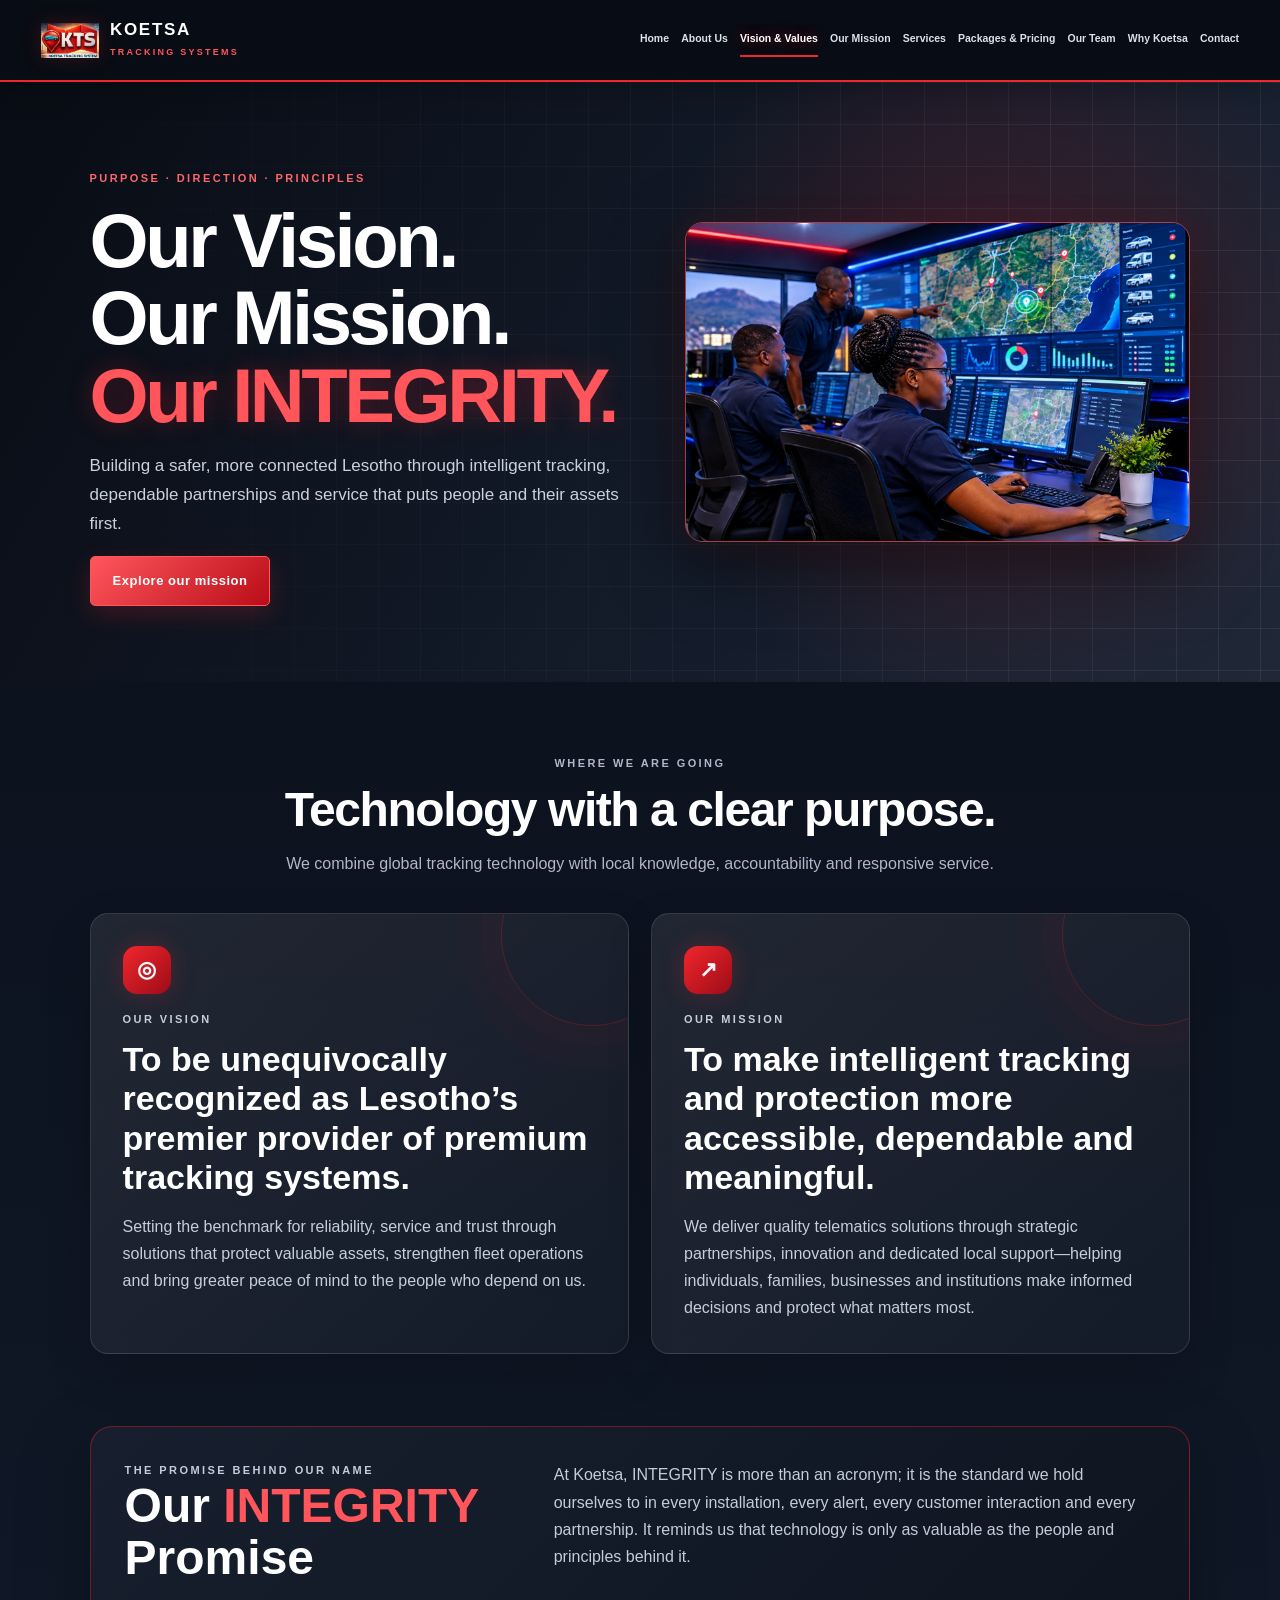
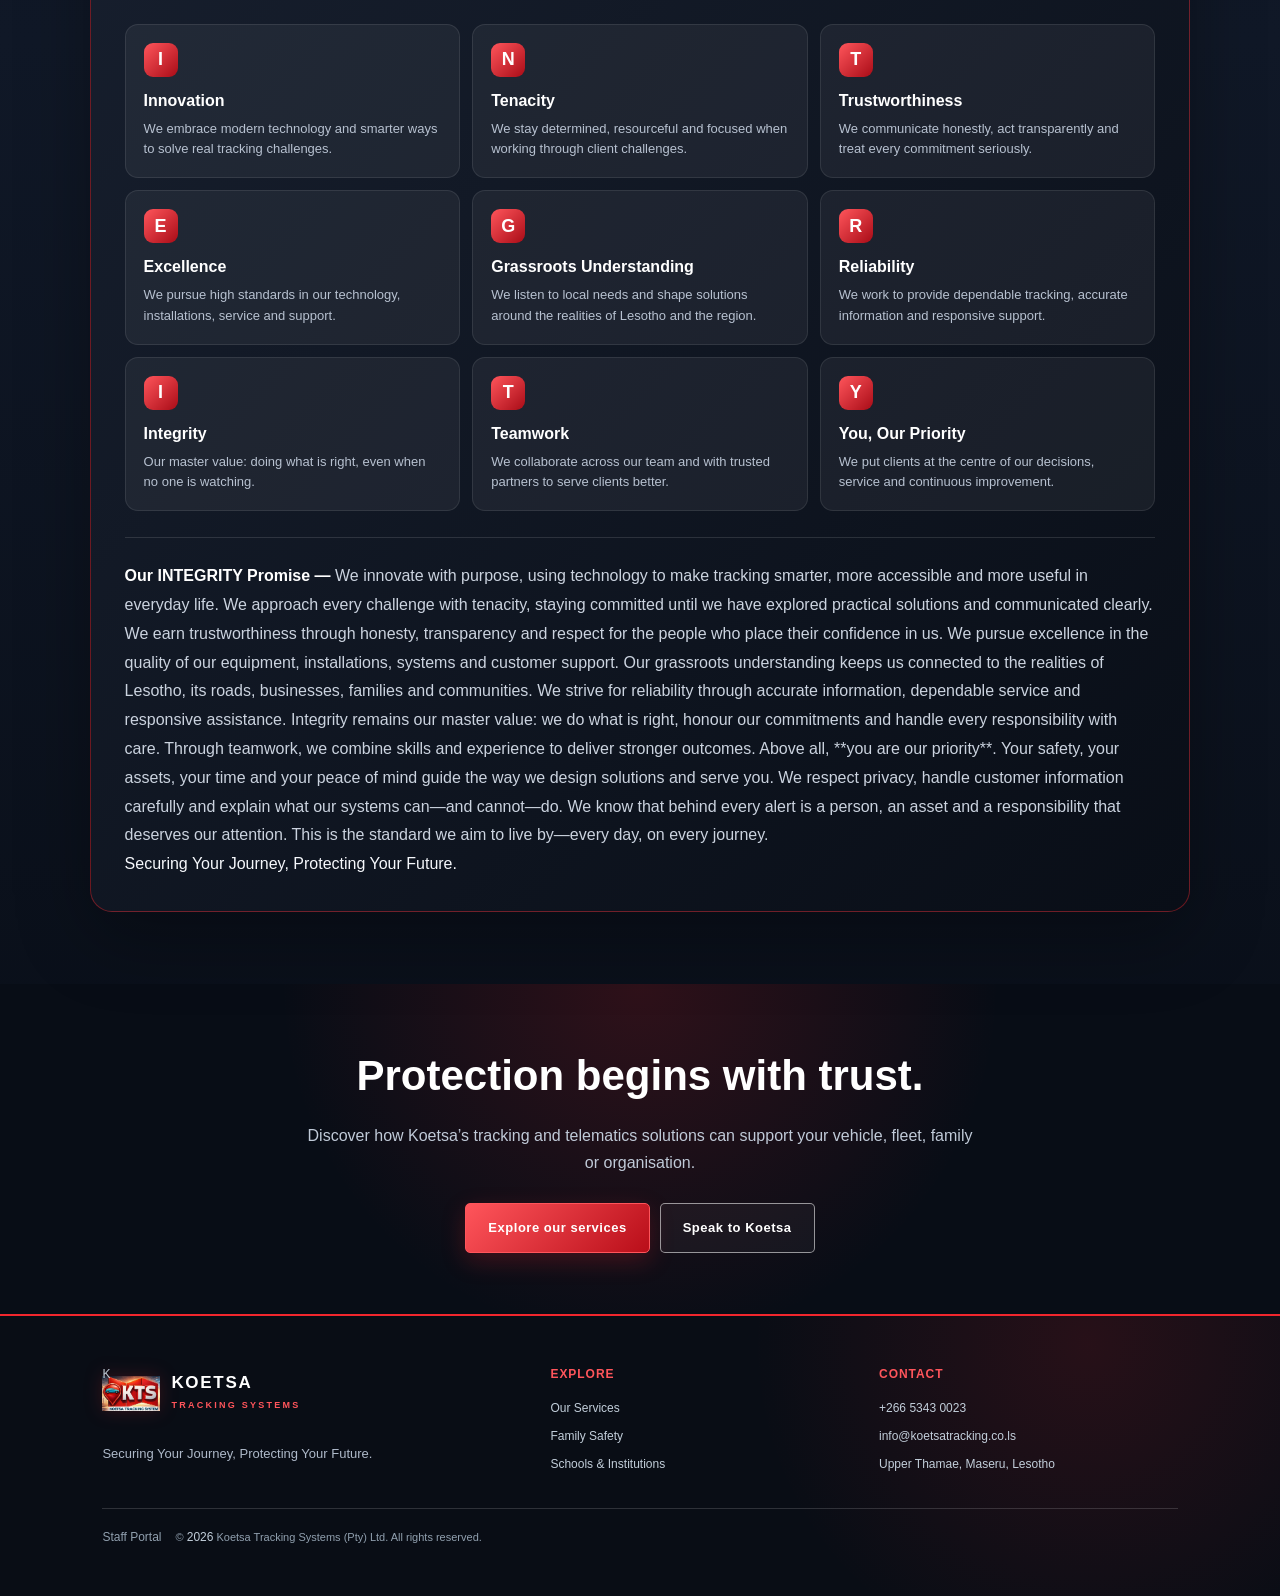
<file: vision-values.html>
<!doctype html><html lang="en"><head><meta charset="utf-8"><meta name="viewport" content="width=device-width,initial-scale=1"><meta name="description" content="Koetsa Tracking Systems — our vision, mission and INTEGRITY promise for safer vehicle tracking, fleet management and asset protection in Lesotho."><title>Vision & Mission | Koetsa Tracking Systems</title><link rel="stylesheet" href="assets/css/style.css"><link rel="stylesheet" href="assets/css/vision-mission.css"></head><body class="vm-page"><header class="site-header"><a class="brand" href="index.html"><span class="brand-symbol">K</span><span><strong>KOETSA</strong><small>TRACKING SYSTEMS</small></span></a>
<button class="menu-toggle" aria-label="Toggle navigation" aria-expanded="false">☰</button>
<nav class="main-nav"><a href="index.html">Home</a><a href="about.html">About Us</a><a class="active" href="vision-values.html">Vision &amp; Values</a><a href="mission.html">Our Mission</a><a href="services.html">Services</a><a href="pricing.html">Packages &amp; Pricing</a><a href="team.html">Our Team</a><a href="why-koetsa.html">Why Koetsa</a><a href="contact.html">Contact</a></nav></header><main>
<section class="vm-hero"><div class="vm-hero-copy"><p class="vm-eyebrow">Purpose · Direction · Principles</p><h1>Our Vision.<br>Our Mission.<br><span>Our INTEGRITY.</span></h1><p>Building a safer, more connected Lesotho through intelligent tracking, dependable partnerships and service that puts people and their assets first.</p><a class="btn primary" href="mission.html">Explore our mission</a></div><img class="vm-hero-image" src="assets/images/koetsa-modern-operations.webp" alt="Black African tracking specialists monitoring live vehicle locations in a modern operations centre"></section>
<section class="vm-section"><div class="vm-section-heading"><p class="vm-eyebrow">Where we are going</p><h2>Technology with a clear purpose.</h2><p>We combine global tracking technology with local knowledge, accountability and responsive service.</p></div><div class="vm-two-col"><article class="vm-card"><span class="vm-mark">◎</span><p class="vm-eyebrow">Our Vision</p><h2>To be unequivocally recognized as Lesotho’s premier provider of premium tracking systems.</h2><p>Setting the benchmark for reliability, service and trust through solutions that protect valuable assets, strengthen fleet operations and bring greater peace of mind to the people who depend on us.</p></article><article class="vm-card"><span class="vm-mark">↗</span><p class="vm-eyebrow">Our Mission</p><h2>To make intelligent tracking and protection more accessible, dependable and meaningful.</h2><p>We deliver quality telematics solutions through strategic partnerships, innovation and dedicated local support—helping individuals, families, businesses and institutions make informed decisions and protect what matters most.</p></article></div></section>
<section class="vm-section" style="padding-top:0"><div class="vm-integrity"><div class="vm-integrity-intro"><div><p class="vm-eyebrow">The promise behind our name</p><h2>Our <span>INTEGRITY</span> Promise</h2></div><p>At Koetsa, INTEGRITY is more than an acronym; it is the standard we hold ourselves to in every installation, every alert, every customer interaction and every partnership. It reminds us that technology is only as valuable as the people and principles behind it.</p></div><div class="vm-values">
<article class="vm-value"><b>I</b><h3>Innovation</h3><p>We embrace modern technology and smarter ways to solve real tracking challenges.</p></article>
<article class="vm-value"><b>N</b><h3>Tenacity</h3><p>We stay determined, resourceful and focused when working through client challenges.</p></article>
<article class="vm-value"><b>T</b><h3>Trustworthiness</h3><p>We communicate honestly, act transparently and treat every commitment seriously.</p></article>
<article class="vm-value"><b>E</b><h3>Excellence</h3><p>We pursue high standards in our technology, installations, service and support.</p></article>
<article class="vm-value"><b>G</b><h3>Grassroots Understanding</h3><p>We listen to local needs and shape solutions around the realities of Lesotho and the region.</p></article>
<article class="vm-value"><b>R</b><h3>Reliability</h3><p>We work to provide dependable tracking, accurate information and responsive support.</p></article>
<article class="vm-value"><b>I</b><h3>Integrity</h3><p>Our master value: doing what is right, even when no one is watching.</p></article>
<article class="vm-value"><b>T</b><h3>Teamwork</h3><p>We collaborate across our team and with trusted partners to serve clients better.</p></article>
<article class="vm-value"><b>Y</b><h3>You, Our Priority</h3><p>We put clients at the centre of our decisions, service and continuous improvement.</p></article>
</div><div class="vm-promise-copy"><strong>Our INTEGRITY Promise —</strong> We innovate with purpose, using technology to make tracking smarter, more accessible and more useful in everyday life. We approach every challenge with tenacity, staying committed until we have explored practical solutions and communicated clearly. We earn trustworthiness through honesty, transparency and respect for the people who place their confidence in us. We pursue excellence in the quality of our equipment, installations, systems and customer support. Our grassroots understanding keeps us connected to the realities of Lesotho, its roads, businesses, families and communities. We strive for reliability through accurate information, dependable service and responsive assistance. Integrity remains our master value: we do what is right, honour our commitments and handle every responsibility with care. Through teamwork, we combine skills and experience to deliver stronger outcomes. Above all, **you are our priority**. Your safety, your assets, your time and your peace of mind guide the way we design solutions and serve you. We respect privacy, handle customer information carefully and explain what our systems can—and cannot—do. We know that behind every alert is a person, an asset and a responsibility that deserves our attention. This is the standard we aim to live by—every day, on every journey.</div><span class="promise-signoff">Securing Your Journey, Protecting Your Future.</span></div></section>
<section class="vm-cta"><h2>Protection begins with trust.</h2><p>Discover how Koetsa’s tracking and telematics solutions can support your vehicle, fleet, family or organisation.</p><a class="btn primary" href="services.html">Explore our services</a><a class="btn outline" href="contact.html">Speak to Koetsa</a></section>
</main><footer class="site-footer"><div><a class="brand footer-brand" href="index.html"><span class="brand-symbol">K</span><span><strong>KOETSA</strong><small>TRACKING SYSTEMS</small></span></a><p>Securing Your Journey, Protecting Your Future.</p></div><div><b>Explore</b><a href="services.html">Our Services</a><a href="family-safety.html">Family Safety</a><a href="schools.html">Schools &amp; Institutions</a></div><div><b>Contact</b><a href="tel:+26653430023">+266 5343 0023</a><a href="mailto:info@koetsatracking.co.ls">info@koetsatracking.co.ls</a><span>Upper Thamae, Maseru, Lesotho</span></div><div class="copyright"><a href="portal/" style="color:inherit;margin-right:14px">Staff Portal</a>© <span id="year"></span> Koetsa Tracking Systems (Pty) Ltd. All rights reserved.</div></footer><script src="assets/js/main.js"></script></body></html>
</file>
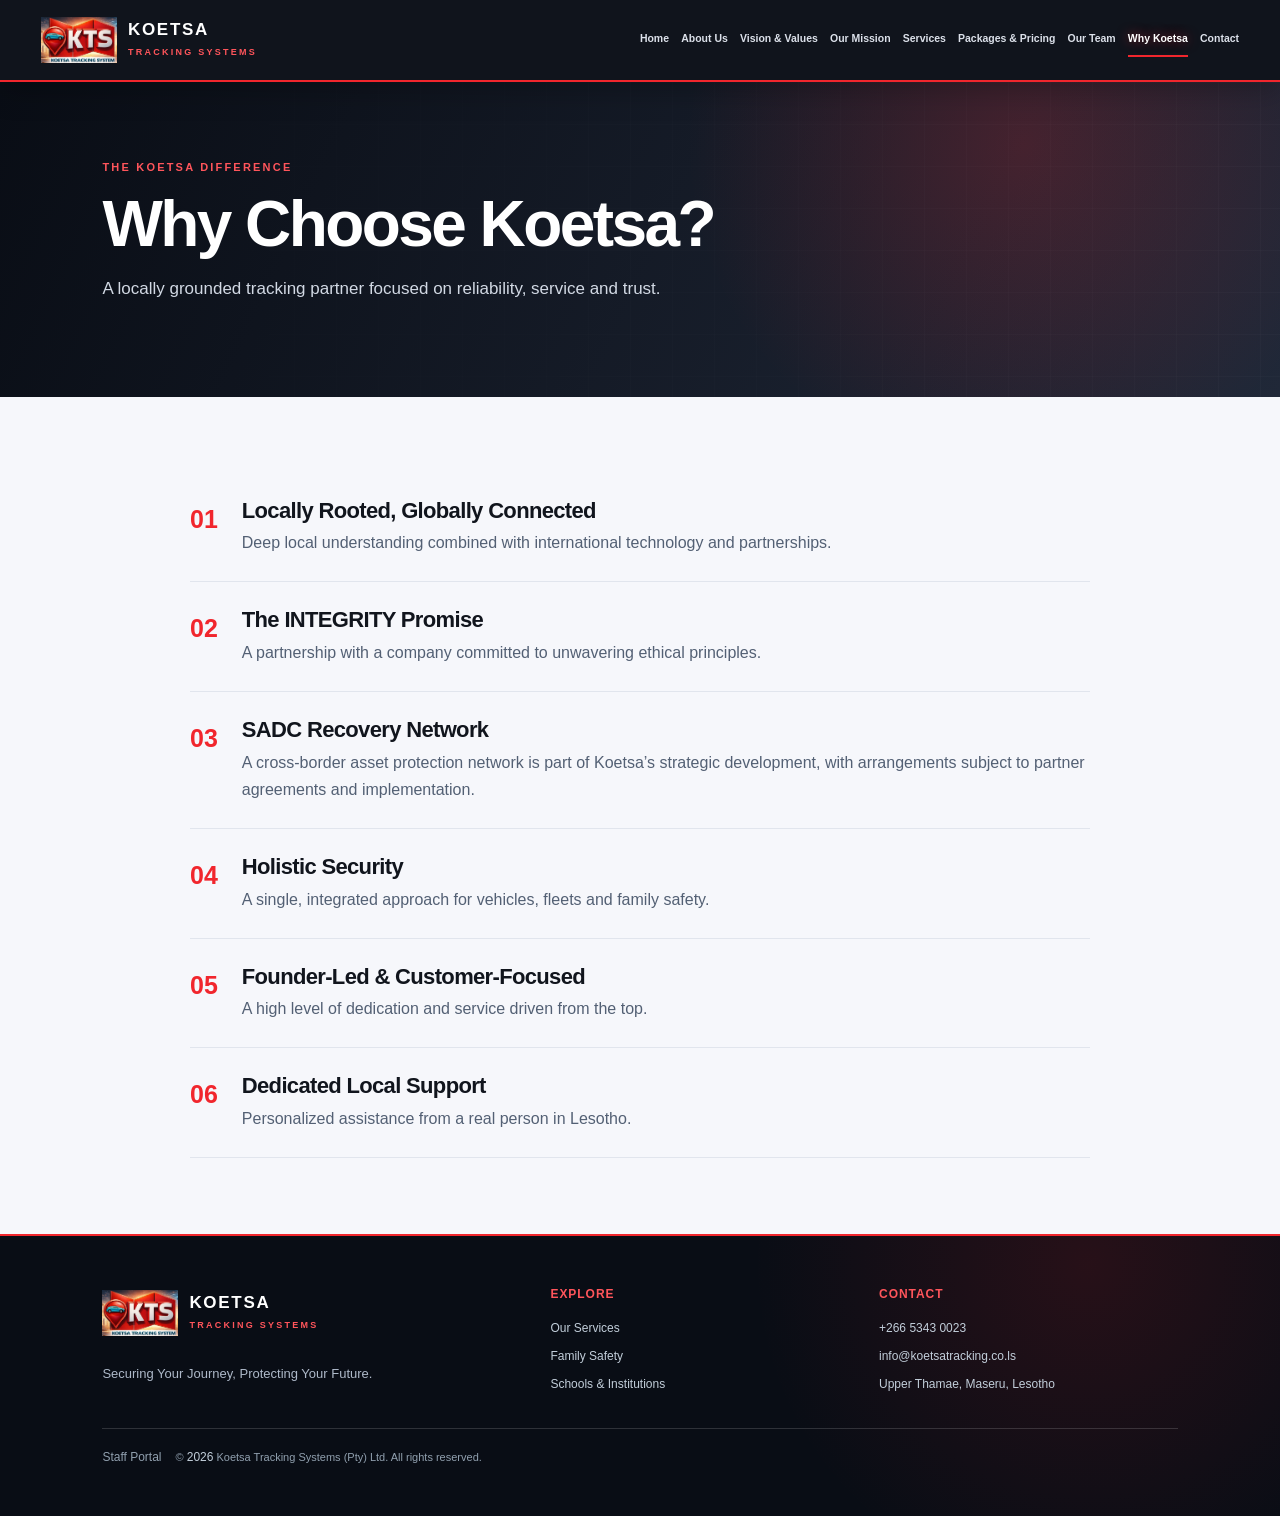
<file: why-koetsa.html>
<!doctype html>
<html lang="en">
<head>
<meta charset="utf-8"><meta name="viewport" content="width=device-width, initial-scale=1">
<meta name="description" content="Koetsa Tracking Systems (Pty) Ltd — vehicle tracking, fleet management and personal safety tracking in Lesotho.">
<title>Why Choose Koetsa | Koetsa Tracking Systems</title>
<link rel="stylesheet" href="assets/css/style.css">
</head>
<body>
<header class="site-header"><a class="brand" href="index.html"><img class="brand-logo" src="assets/koetsa logo.jpg" alt="Koetsa Tracking Systems logo"><span><strong>KOETSA</strong><small>TRACKING SYSTEMS</small></span></a>
<button class="menu-toggle" aria-label="Toggle navigation" aria-expanded="false">☰</button>
<nav class="main-nav"><a class="" href="index.html">Home</a><a class="" href="about.html">About Us</a><a class="" href="vision-values.html">Vision & Values</a><a class="" href="mission.html">Our Mission</a><a class="" href="services.html">Services</a><a class="" href="pricing.html">Packages &amp; Pricing</a><a class="" href="team.html">Our Team</a><a class="active" href="why-koetsa.html">Why Koetsa</a><a class="" href="contact.html">Contact</a></nav></header>
<main>
<section class="page-hero"><p class="eyebrow">THE KOETSA DIFFERENCE</p><h1>Why Choose Koetsa?</h1><p>A locally grounded tracking partner focused on reliability, service and trust.</p></section>
<section class="section">
  <div class="benefit-list">
    <article><b>01</b><div><h2>Locally Rooted, Globally Connected</h2><p>Deep local understanding combined with international technology and partnerships.</p></div></article>
    <article><b>02</b><div><h2>The INTEGRITY Promise</h2><p>A partnership with a company committed to unwavering ethical principles.</p></div></article>
    <article><b>03</b><div><h2>SADC Recovery Network</h2><p>A cross-border asset protection network is part of Koetsa’s strategic development, with arrangements subject to partner agreements and implementation.</p></div></article>
    <article><b>04</b><div><h2>Holistic Security</h2><p>A single, integrated approach for vehicles, fleets and family safety.</p></div></article>
    <article><b>05</b><div><h2>Founder-Led &amp; Customer-Focused</h2><p>A high level of dedication and service driven from the top.</p></div></article>
    <article><b>06</b><div><h2>Dedicated Local Support</h2><p>Personalized assistance from a real person in Lesotho.</p></div></article>
  </div>
</section>
</main>
<footer class="site-footer"><div><a class="brand footer-brand" href="index.html"><img class="brand-logo" src="assets/koetsa logo.jpg" alt="Koetsa Tracking Systems logo"><span><strong>KOETSA</strong><small>TRACKING SYSTEMS</small></span></a><p>Securing Your Journey, Protecting Your Future.</p></div><div><b>Explore</b><a href="services.html">Our Services</a><a href="family-safety.html">Family Safety</a><a href="schools.html">Schools &amp; Institutions</a></div><div><b>Contact</b><a href="tel:+26653430023">+266 5343 0023</a><a href="mailto:info@koetsatracking.co.ls">info@koetsatracking.co.ls</a><span>Upper Thamae, Maseru, Lesotho</span></div><div class="copyright"><a href="portal/" style="color:inherit;margin-right:14px">Staff Portal</a>© <span id="year"></span> Koetsa Tracking Systems (Pty) Ltd. All rights reserved.</div></footer>
<script src="assets/js/main.js"></script>
</body></html>
</file>
<file: assets/css/style.css>
:root {
  --red: #f1262d;
  --red-dark: #b90e19;
  --red-light: #ff555b;
  --white: #ffffff;
  --diamond: #f6f7fb;
  --diamond-blue: #e9edf5;
  --ink: #11151d;
  --graphite: #171c26;
  --dark: #090d15;
  --dark-blue: #101827;
  --muted: #687386;
  --line: #e1e5ed;
  --glow: 0 0 25px rgba(241, 38, 45, .24);
}

* {
  box-sizing: border-box;
}

html {
  scroll-behavior: smooth;
}

body {
  margin: 0;
  font-family: Inter, "Segoe UI", Arial, sans-serif;
  color: var(--ink);
  background: var(--diamond);
  line-height: 1.7;
}

a {
  color: inherit;
  text-decoration: none;
}

button,
a {
  -webkit-tap-highlight-color: transparent;
}

/* HEADER AND NAVIGATION */

.site-header {
  min-height: 82px;
  padding: 12px clamp(18px, 5vw, 75px);
  display: flex;
  align-items: center;
  justify-content: space-between;
  gap: 24px;
  background: rgba(9, 13, 21, .97);
  color: var(--white);
  position: sticky;
  top: 0;
  z-index: 100;
  border-bottom: 2px solid var(--red);
  box-shadow: 0 8px 30px rgba(0, 0, 0, .25);
  backdrop-filter: blur(14px);
}

.brand {
  display: flex;
  align-items: center;
  gap: 13px;
  letter-spacing: .07em;
  min-width: 0;
}

.brand-symbol {
  width: 58px;
  height: 58px;
  flex: 0 0 58px;
  display: block;
  font-size: 0;
  color: transparent;
  border: 0;
  border-radius: 8px;
  background-color: transparent;
  background-image: url("../koetsa logo.jpg");
  background-position: center;
  background-repeat: no-repeat;
  background-size: contain;
  filter: drop-shadow(0 0 9px rgba(241, 38, 45, .18));
}

.brand strong {
  display: block;
  color: var(--white);
  font-size: 17px;
  line-height: 1.15;
  letter-spacing: .1em;
}

.brand small {
  display: block;
  margin-top: 5px;
  color: var(--red-light);
  font-size: 9px;
  letter-spacing: .25em;
  font-weight: 800;
}

.main-nav {
  display: flex;
  align-items: center;
  gap: clamp(10px, 1.5vw, 23px);
  flex-wrap: wrap;
}

.main-nav a {
  font-size: 12px;
  font-weight: 700;
  color: #dce1ea;
  padding: 9px 0;
  border-bottom: 2px solid transparent;
  transition: .25s ease;
}

.main-nav a:hover,
.main-nav a.active {
  color: var(--white);
  border-color: var(--red);
  text-shadow: 0 0 12px rgba(241, 38, 45, .55);
}

.menu-toggle {
  display: none;
  background: var(--red);
  border: 1px solid var(--red-light);
  color: var(--white);
  border-radius: 6px;
  padding: 7px 13px;
  font-size: 20px;
  cursor: pointer;
}

/* HOMEPAGE HERO */

.hero {
  min-height: 590px;
  padding: 80px clamp(20px, 8vw, 120px);
  display: grid;
  grid-template-columns: 1.05fr .95fr;
  gap: 50px;
  align-items: center;
  color: var(--white);
  background:
    radial-gradient(circle at 80% 35%, rgba(241, 38, 45, .22), transparent 32%),
    linear-gradient(120deg, #080c14 5%, #151b28 60%, #202838);
  position: relative;
  overflow: hidden;
}

.hero::before,
.page-hero::before {
  content: "";
  position: absolute;
  inset: 0;
  pointer-events: none;
  opacity: .16;
  background-image:
    linear-gradient(rgba(255,255,255,.12) 1px, transparent 1px),
    linear-gradient(90deg, rgba(255,255,255,.12) 1px, transparent 1px);
  background-size: 42px 42px;
  mask-image: linear-gradient(to right, transparent, black);
}

.hero-copy {
  max-width: 650px;
  position: relative;
  z-index: 1;
}

.eyebrow {
  font-size: 11px;
  font-weight: 900;
  letter-spacing: .2em;
  color: var(--red);
  margin: 0 0 14px;
  text-transform: uppercase;
}

.hero .eyebrow,
.page-hero .eyebrow {
  color: var(--red-light);
}

.hero h1 {
  font-size: clamp(46px, 6.4vw, 82px);
  line-height: 1.03;
  letter-spacing: -.05em;
  margin: 0 0 20px;
}

.hero h1 span {
  color: var(--red-light);
  text-shadow: 0 0 24px rgba(241, 38, 45, .28);
}

.lead {
  font-size: 23px;
  font-weight: 750;
  margin: 0 0 12px;
  color: var(--white);
}

.hero-copy > p:not(.eyebrow):not(.lead) {
  color: #c9d0dc;
  max-width: 550px;
}

.actions {
  display: flex;
  gap: 13px;
  flex-wrap: wrap;
  margin-top: 28px;
}

/* BUTTONS */

.btn {
  display: inline-flex;
  align-items: center;
  justify-content: center;
  padding: 13px 22px;
  border-radius: 5px;
  font-weight: 850;
  font-size: 13px;
  letter-spacing: .04em;
  transition: .25s ease;
  cursor: pointer;
}

.btn.primary {
  background: linear-gradient(135deg, var(--red-light), var(--red-dark));
  color: var(--white);
  border: 1px solid var(--red-light);
  box-shadow: 0 8px 25px rgba(241, 38, 45, .22);
}

.btn.primary:hover {
  background: var(--red);
  transform: translateY(-3px);
  box-shadow: var(--glow);
}

.btn.outline {
  border: 1px solid rgba(255,255,255,.55);
  color: var(--white);
  background: rgba(255,255,255,.04);
}

.btn.outline:hover {
  border-color: var(--red-light);
  color: var(--red-light);
  background: rgba(241,38,45,.08);
  transform: translateY(-3px);
}

/* DIGITAL TRACKING VISUAL */

.hero-visual {
  height: 390px;
  position: relative;
  overflow: hidden;
  border: 1px solid rgba(241,38,45,.48);
  border-radius: 14px;
  background:
    radial-gradient(circle at center, rgba(241,38,45,.18), transparent 55%),
    linear-gradient(145deg, #1c2637, #080c14);
  box-shadow: 0 25px 75px rgba(0,0,0,.45), inset 0 0 35px rgba(241,38,45,.06);
}

.map-grid {
  position: absolute;
  inset: 0;
  background-image:
    linear-gradient(rgba(255,255,255,.075) 1px, transparent 1px),
    linear-gradient(90deg, rgba(255,255,255,.075) 1px, transparent 1px);
  background-size: 36px 36px;
  transform: perspective(400px) rotateX(12deg) scale(1.3);
}

.orbit {
  position: absolute;
  border: 1px solid rgba(241,38,45,.65);
  border-radius: 50%;
  width: 330px;
  height: 330px;
  left: 50%;
  top: 48%;
  transform: translate(-50%,-50%);
  box-shadow: 0 0 24px rgba(241,38,45,.12);
}

.orbit-two {
  width: 230px;
  height: 230px;
  border-color: rgba(255,255,255,.4);
}

.pin {
  position: absolute;
  left: 50%;
  top: 36%;
  transform: translate(-50%,-50%);
  font-size: 90px;
  color: var(--red-light);
  text-shadow: 0 0 30px rgba(241,38,45,.7);
}

.hero-car {
  position: absolute;
  left: 50%;
  top: 62%;
  transform: translate(-50%,-50%);
  font-size: 74px;
  filter: drop-shadow(0 10px 14px #000);
}

.signal-card {
  position: absolute;
  bottom: 22px;
  left: 22px;
  right: 22px;
  padding: 14px 17px;
  background: rgba(9,13,21,.94);
  border: 1px solid rgba(241,38,45,.45);
  border-radius: 7px;
  font-size: 10px;
  letter-spacing: .12em;
  color: #c6cedb;
}

.signal-card strong {
  display: block;
  font-size: 15px;
  letter-spacing: 0;
  color: var(--white);
}

.signal-dot {
  display: inline-block;
  width: 8px;
  height: 8px;
  background: #48d69a;
  border-radius: 50%;
  margin-right: 8px;
  box-shadow: 0 0 10px #48d69a;
}

/* TRUST STRIP */

.trust-strip {
  display: flex;
  justify-content: center;
  gap: clamp(20px, 6vw, 90px);
  flex-wrap: wrap;
  padding: 20px;
  background: var(--white);
  color: var(--graphite);
  border-bottom: 1px solid var(--diamond-blue);
  font-size: 12px;
  font-weight: 900;
  letter-spacing: .06em;
}

/* GENERAL SECTIONS */

.section {
  padding: 76px clamp(20px, 8vw, 120px);
  max-width: 1440px;
  margin: auto;
  background: transparent;
}

.section-heading {
  max-width: 720px;
  margin: 0 auto 38px;
  text-align: center;
}

.section h2,
.section-heading h2 {
  font-size: clamp(28px, 3.5vw, 42px);
  line-height: 1.16;
  letter-spacing: -.03em;
  margin: 0 0 16px;
  color: var(--ink);
}

.section p {
  color: #536074;
}

/* CARDS */

.card-grid {
  display: grid;
  gap: 20px;
}

.card-grid.three {
  grid-template-columns: repeat(3, 1fr);
}

.card-grid.two {
  grid-template-columns: repeat(2, 1fr);
}

.feature-card,
.service-card,
.mission-card {
  padding: 28px;
  border: 1px solid #e1e5ed;
  border-radius: 9px;
  background: var(--white);
  box-shadow: 0 12px 32px rgba(15,23,42,.055);
  transition: .25s ease;
}

.feature-card:hover,
.service-card:hover {
  transform: translateY(-5px);
  border-color: rgba(241,38,45,.55);
  box-shadow: 0 18px 40px rgba(15,23,42,.1), 0 0 20px rgba(241,38,45,.06);
}

.feature-card h3,
.feature-card h2 {
  margin: 14px 0 8px;
  font-size: 21px;
}

.feature-card p,
.service-card p,
.mission-card p {
  font-size: 14px;
}

.feature-card a,
.service-card a,
.text-link {
  color: var(--red-dark);
  font-weight: 850;
  font-size: 13px;
}

.feature-card a:hover,
.service-card a:hover,
.text-link:hover {
  color: var(--red);
  text-decoration: underline;
}

.icon {
  width: 47px;
  height: 47px;
  border-radius: 9px;
  background: #fff0f0;
  color: var(--red);
  border: 1px solid #ffd6d8;
  display: grid;
  place-items: center;
  font-size: 25px;
}

/* DARK STATEMENT SECTION */

.statement {
  background:
    radial-gradient(circle at 85% 20%, rgba(241,38,45,.16), transparent 30%),
    linear-gradient(130deg, #090d15, #1b2230);
  color: var(--white);
  max-width: none;
  text-align: center;
  padding-top: 72px;
  padding-bottom: 72px;
  border-top: 1px solid rgba(241,38,45,.4);
  border-bottom: 1px solid rgba(241,38,45,.4);
}

.statement h2 {
  max-width: 850px;
  margin: 0 auto 15px;
  color: var(--white);
}

.statement p {
  color: #c6ceda;
  max-width: 720px;
  margin: 10px auto;
}

.statement .eyebrow {
  color: var(--red-light);
}

/* INNER PAGE HERO */

.page-hero {
  padding: 76px clamp(20px, 8vw, 120px);
  background:
    radial-gradient(circle at 80% 20%, rgba(241,38,45,.2), transparent 32%),
    linear-gradient(115deg, #090d15, #202838);
  color: var(--white);
  position: relative;
  overflow: hidden;
}

.page-hero > * {
  position: relative;
  z-index: 1;
}

.page-hero h1 {
  font-size: clamp(40px, 5vw, 64px);
  line-height: 1.05;
  letter-spacing: -.04em;
  margin: 0 0 14px;
  color: var(--white);
}

.page-hero p:last-child {
  color: #d2d9e4;
  max-width: 740px;
  font-size: 17px;
}

/* TWO-COLUMN CONTENT */

.split {
  display: grid;
  grid-template-columns: 1.3fr .7fr;
  gap: 50px;
  align-items: center;
}

.dark-panel {
  background:
    radial-gradient(circle at 90% 15%, rgba(241,38,45,.17), transparent 38%),
    linear-gradient(145deg, #111a29, #222d40);
  color: var(--white);
  padding: 38px;
  border-radius: 10px;
  min-height: 250px;
  display: flex;
  flex-direction: column;
  justify-content: center;
  border: 1px solid rgba(241,38,45,.4);
  box-shadow: 0 15px 40px rgba(0,0,0,.13);
}

.dark-panel p {
  color: #c5cedb;
}

.panel-mark {
  font-size: 34px;
  font-weight: 950;
  color: var(--red-light);
  letter-spacing: .12em;
}

.soft {
  background:
    linear-gradient(135deg, rgba(255,255,255,.98), rgba(238,241,248,.98));
  max-width: none;
  padding-left: max(20px, calc((100% - 1200px)/2));
  padding-right: max(20px, calc((100% - 1200px)/2));
  border-top: 1px solid #e5e8ef;
  border-bottom: 1px solid #e5e8ef;
}

.signature {
  margin-top: 30px;
}

.signature strong {
  color: var(--ink);
}

blockquote {
  border-left: 4px solid var(--red);
  margin: 24px 0;
  padding: 12px 25px;
  font-size: 22px;
  font-weight: 700;
  color: #263244;
  max-width: 900px;
  background: linear-gradient(90deg, #fff0f0, transparent);
}

/* VALUES */

.values-grid {
  display: grid;
  grid-template-columns: repeat(4, 1fr);
  gap: 14px;
}

.values-grid article {
  padding: 22px;
  border-radius: 8px;
  background:
    radial-gradient(circle at 100% 0, rgba(241,38,45,.16), transparent 42%),
    linear-gradient(145deg, #151d2b, #090d15);
  color: var(--white);
  min-height: 190px;
  border-bottom: 3px solid var(--red);
  box-shadow: 0 10px 25px rgba(0,0,0,.1);
}

.values-grid b {
  font-size: 32px;
  color: var(--red-light);
}

.values-grid h3 {
  margin: 8px 0;
  font-size: 17px;
  color: var(--white);
}

.values-grid p {
  color: #c7d0dc;
  font-size: 13px;
}

/* MISSION CARDS */

.two-cards {
  display: grid;
  grid-template-columns: repeat(2, 1fr);
  gap: 20px;
}

.mission-card {
  position: relative;
  overflow: hidden;
  min-height: 280px;
  background:
    radial-gradient(circle at 90% 10%, rgba(241,38,45,.2), transparent 42%),
    linear-gradient(145deg, #151d2b, #090d15);
  color: var(--white);
  border: 1px solid rgba(241,38,45,.32);
}

.mission-card p {
  color: #d1d9e4;
}

.mission-card h2 {
  font-size: 27px;
  color: var(--white);
}

.mission-card .eyebrow {
  color: var(--red-light);
}

.number {
  position: absolute;
  right: 20px;
  top: 5px;
  font-size: 70px;
  font-weight: 950;
  color: rgba(255,255,255,.07);
}

/* SERVICES */

.service-no {
  font-size: 13px;
  font-weight: 950;
  color: var(--red);
  letter-spacing: .1em;
}

.service-card h2 {
  font-size: 23px;
}

.feature-list {
  display: grid;
  gap: 12px;
  margin: 28px 0;
}

.feature-list article {
  display: flex;
  gap: 18px;
  padding: 20px;
  border: 1px solid var(--line);
  border-radius: 8px;
  background: var(--white);
  transition: .2s ease;
}

.feature-list article:hover {
  border-color: var(--red);
  box-shadow: 0 8px 24px rgba(241,38,45,.07);
}

.feature-list article > span {
  flex: 0 0 42px;
  height: 42px;
  border-radius: 50%;
  background: #fff0f0;
  color: var(--red);
  border: 1px solid #ffd6d8;
  display: grid;
  place-items: center;
  font-weight: 950;
}

.feature-list h3 {
  margin: 0 0 5px;
}

.feature-list p {
  margin: 0;
}

.notice {
  padding: 16px 18px;
  background: #fff2f2;
  border-left: 4px solid var(--red);
  font-size: 13px;
  color: #593337 !important;
  margin: 24px 0;
}

/* BENEFITS */

.benefit-list {
  max-width: 900px;
  margin: auto;
}

.benefit-list article {
  display: flex;
  gap: 24px;
  padding: 25px 0;
  border-bottom: 1px solid var(--line);
}

.benefit-list article > b {
  font-size: 25px;
  color: var(--red);
}

.benefit-list h2 {
  font-size: 22px;
  margin: 0 0 6px;
}

.benefit-list p {
  margin: 0;
}

/* CONTACT */

.contact-layout {
  display: grid;
  grid-template-columns: 1fr 1fr;
  gap: 24px;
}

.contact-panel {
  padding: 32px;
  border: 1px solid var(--line);
  border-radius: 10px;
  background: var(--white);
  box-shadow: 0 12px 32px rgba(15,23,42,.05);
}

.contact-panel h2 {
  font-size: 32px;
}

.contact-item {
  display: flex;
  gap: 15px;
  margin: 24px 0;
}

.contact-item > span {
  font-size: 22px;
  color: var(--red);
}

.contact-item p {
  margin: 3px 0;
}

.contact-item a {
  color: var(--red-dark);
  font-weight: 750;
}

.contact-item a:hover {
  color: var(--red);
  text-decoration: underline;
}

/* FOOTER */

.site-footer {
  background:
    radial-gradient(circle at 85% 10%, rgba(241,38,45,.13), transparent 30%),
    #090d15;
  color: #d2dce8;
  padding: 48px clamp(20px, 8vw, 120px);
  display: grid;
  grid-template-columns: 1.4fr 1fr 1fr;
  gap: 30px;
  border-top: 2px solid var(--red);
}

.footer-brand {
  color: var(--white);
}

.site-footer p {
  font-size: 13px;
  color: #aeb9c9;
}

.site-footer > div:not(.copyright) {
  display: flex;
  flex-direction: column;
  gap: 8px;
}

.site-footer > div > b {
  color: var(--red-light);
  margin-bottom: 5px;
  letter-spacing: .08em;
  text-transform: uppercase;
  font-size: 12px;
}

.site-footer a,
.site-footer span {
  font-size: 12px;
  color: #c2ceda;
}

.site-footer a:hover {
  color: var(--red-light);
}

.copyright {
  grid-column: 1 / -1;
  border-top: 1px solid rgba(255,255,255,.15);
  padding-top: 18px;
  font-size: 11px;
  color: #91a0af;
}

/* GENERAL DETAIL AND TEXT POLISH */

::selection {
  background: var(--red);
  color: var(--white);
}

img {
  max-width: 100%;
}

:focus-visible {
  outline: 3px solid var(--red-light);
  outline-offset: 3px;
}

/* TABLET */

@media (max-width: 1000px) {
  .main-nav {
    gap: 10px;
  }

  .main-nav a {
    font-size: 11px;
  }

  .hero {
    padding-top: 60px;
    padding-bottom: 60px;
  }

  .values-grid {
    grid-template-columns: repeat(2, 1fr);
  }
}

/* MOBILE */

@media (max-width: 760px) {
  .site-header {
    flex-wrap: wrap;
  }

  .menu-toggle {
    display: block;
  }

  .main-nav {
    display: none;
    width: 100%;
    flex-direction: column;
    align-items: stretch;
    padding: 8px 0 12px;
  }

  .main-nav.open {
    display: flex;
  }

  .main-nav a {
    font-size: 13px;
    padding: 10px 4px;
    border-bottom: 1px solid rgba(255,255,255,.1);
  }

  .hero {
    grid-template-columns: 1fr;
    gap: 30px;
    min-height: auto;
  }

  .hero-visual {
    height: 280px;
  }

  .card-grid.three,
  .card-grid.two,
  .split,
  .two-cards,
  .contact-layout {
    grid-template-columns: 1fr;
  }

  .section {
    padding-top: 54px;
    padding-bottom: 54px;
  }

  .page-hero {
    padding-top: 58px;
    padding-bottom: 58px;
  }

  .site-footer {
    grid-template-columns: 1fr 1fr;
  }

  .site-footer > div:first-child {
    grid-column: 1 / -1;
  }

  .copyright {
    grid-column: 1 / -1;
  }
}

/* SMALL MOBILE */

@media (max-width: 430px) {
  .values-grid {
    grid-template-columns: 1fr;
  }

  .site-footer {
    grid-template-columns: 1fr;
  }

  .site-footer > div:first-child {
    grid-column: auto;
  }

  .hero h1 {
    font-size: 48px;
  }

  .trust-strip {
    gap: 12px 24px;
  }

  .brand-symbol {
    width: 48px;
    height: 48px;
    flex-basis: 48px;
  }

  .brand strong {
    font-size: 14px;
  }
}
/* Remove numbering from service items */
.service-no {
  display: none !important;
}
/* KOETSA HOMEPAGE HERO IMAGE */

.hero-visual {
  height: 430px;
  position: relative;
  overflow: hidden;
  border: 2px solid #f1262d;
  border-radius: 12px;
  background: #090d15;
  box-shadow: 0 20px 55px rgba(0,0,0,.35),
              0 0 25px rgba(241,38,45,.18);
}

.hero-image {
  display: block;
  width: 100%;
  height: 100%;
  object-fit: cover;
  object-position: center;
}

@media (max-width: 760px) {
  .hero-visual {
    height: 280px;
  }
}


/* PACKAGES, PRICING AND APPLICATION */
.pricing-grid{display:grid;grid-template-columns:repeat(4,minmax(0,1fr));gap:16px;align-items:stretch}
.pricing-card{position:relative;background:#fff;border:1px solid var(--line);border-radius:10px;padding:25px 22px;box-shadow:0 12px 32px rgba(15,23,42,.06);display:flex;flex-direction:column}
.pricing-card.featured{border:2px solid var(--red);box-shadow:0 16px 40px rgba(241,38,45,.12)}
.popular-label{position:absolute;right:14px;top:14px;background:#fff0f0;color:var(--red-dark);font-size:9px;font-weight:900;letter-spacing:.1em;padding:5px 8px;border-radius:20px}
.package-kicker{font-size:11px!important;font-weight:900;letter-spacing:.14em;color:var(--red)!important;margin:0 0 7px!important}
.pricing-card h2{font-size:23px;margin:0 0 8px}
.package-summary{font-size:13px;min-height:62px}
.package-price{display:flex;align-items:baseline;gap:6px;margin-top:8px}
.package-price strong{font-size:38px;letter-spacing:-.04em;color:var(--ink)}
.package-price span{font-size:12px;color:var(--muted)}
.setup-fee{font-size:12px;font-weight:800;color:var(--red-dark)!important;margin:0 0 16px}
.included-label{font-size:11px;font-weight:800;color:var(--ink)!important;margin:4px 0}
.pricing-card ul{padding-left:18px;margin:8px 0 22px;flex:1}
.pricing-card li{font-size:12px;line-height:1.55;margin:7px 0;color:#465267}
.pricing-card .btn{width:100%;margin-top:auto}
.calculator-layout{display:grid;grid-template-columns:.9fr 1.1fr;gap:22px;max-width:1000px;margin:auto}
.calculator-controls,.calculator-result{background:#fff;border:1px solid var(--line);border-radius:10px;padding:30px;box-shadow:0 12px 32px rgba(15,23,42,.05)}
.calculator-controls label,.application-form label{display:block;font-size:12px;font-weight:850;color:#273247;margin:0 0 7px}
.calculator-controls select,.application-form input,.application-form select,.application-form textarea{width:100%;font:inherit;font-size:14px;padding:12px 13px;border:1px solid #cfd5df;border-radius:6px;background:#fff;color:var(--ink);margin:0 0 18px}
.calculator-controls select:focus,.application-form input:focus,.application-form select:focus,.application-form textarea:focus{outline:2px solid rgba(241,38,45,.25);border-color:var(--red)}
.term-note{display:grid;gap:8px;padding:15px;background:#f7f8fb;border-left:3px solid var(--red);font-size:12px;color:#596579;margin-top:5px}
.term-note strong{color:var(--ink)}
.calculator-result{background:linear-gradient(145deg,#111a29,#090d15);color:#fff;border-color:#293346}
.calculator-result h3{font-size:24px;margin:0 0 22px;color:#fff}
.calculator-result .eyebrow{color:var(--red-light)}
.cost-line{display:flex;justify-content:space-between;gap:15px;padding:13px 0;border-bottom:1px solid rgba(255,255,255,.14);font-size:13px;color:#cbd3df}
.cost-line strong{color:#fff;text-align:right;white-space:nowrap}
.cost-line.total{margin-top:8px;border-bottom:0;align-items:center}
.cost-line.total span{font-weight:800;color:#fff}
.cost-line.total strong{font-size:30px;color:#ff777b}
.calculator-result>p:not(.eyebrow){font-size:12px;color:#cbd3df;margin:4px 0 20px}
.calculator-result .btn{margin-top:8px}
.application-form{max-width:950px;margin:auto;background:#fff;border:1px solid var(--line);border-radius:10px;padding:32px;box-shadow:0 12px 32px rgba(15,23,42,.05)}
.form-section-title{font-size:15px;font-weight:900;color:var(--ink);padding:12px 0;border-bottom:1px solid var(--line);margin:8px 0 18px}
.form-grid{display:grid;grid-template-columns:1fr 1fr;column-gap:20px}
.form-grid .full{grid-column:1/-1}
.application-form input[type="checkbox"]{width:auto;margin:2px 10px 0 0;flex:0 0 auto}
.application-form .consent-line{display:flex;align-items:flex-start;gap:8px;font-weight:600;line-height:1.6;margin:5px 0 20px}
.application-summary{background:#f7f8fb;border:1px solid var(--line);border-radius:6px;padding:13px 15px;font-size:12px;color:#3c485b;margin:15px 0}
.form-disclaimer{font-size:11px!important;color:#687386!important;margin:14px 0 0}
@media(max-width:1100px){.pricing-grid{grid-template-columns:repeat(2,minmax(0,1fr))}}
@media(max-width:760px){.calculator-layout{grid-template-columns:1fr}.application-form{padding:20px}.form-grid{grid-template-columns:1fr}.form-grid .full{grid-column:auto}.pricing-card{padding:22px 18px}}
@media(max-width:480px){.pricing-grid{grid-template-columns:1fr}.package-summary{min-height:0}.cost-line{font-size:12px}}


/* KOETSA OPERATIONS CENTRE AND SOS RESPONSE */
.operations-feature,.response-grid{display:grid;grid-template-columns:1fr 1fr;gap:28px;align-items:center;margin:30px 0}
.operations-feature img,.response-image img{display:block;width:100%;height:100%;max-height:440px;object-fit:cover;border-radius:10px;border:2px solid var(--red);box-shadow:0 15px 35px rgba(0,0,0,.14)}
.operations-copy,.response-copy,.arrears-policy{background:#fff;border:1px solid var(--line);border-radius:10px;padding:28px;box-shadow:0 12px 32px rgba(15,23,42,.05)}
.operations-copy h3,.response-copy h3,.arrears-policy h3{font-size:25px;line-height:1.2;margin:8px 0 12px;color:var(--ink)}
.response-steps{padding-left:22px;display:grid;gap:14px}
.response-steps li{padding-left:5px;color:var(--red-dark)}
.response-steps li strong,.response-steps li span{display:block;color:var(--ink)}
.response-steps li span{font-size:14px;color:#596579}
.response-included{padding:14px;background:#fff0f0;border-left:4px solid var(--red);font-weight:800;color:#7e1820}
.image-caption{font-size:11px;color:var(--muted);line-height:1.5}
.arrears-policy{max-width:900px;margin:auto;border-left:4px solid var(--red)}
@media(max-width:760px){.operations-feature,.response-grid{grid-template-columns:1fr}.operations-copy,.response-copy,.arrears-policy{padding:21px}}


/* STAFF PORTAL QUICK ACCESS */
.staff-portal-nav{display:inline-flex!important;align-items:center;gap:9px;padding:10px 15px!important;border:1px solid rgba(255,255,255,.55)!important;border-radius:999px;background:linear-gradient(135deg,#f1262d,#a80d18);color:#fff!important;box-shadow:0 0 22px rgba(241,38,45,.28);white-space:nowrap}
.staff-portal-nav:hover{transform:translateY(-2px);box-shadow:0 0 28px rgba(241,38,45,.48)}
.staff-portal-hero{background:linear-gradient(135deg,#252d3d,#090d15);border:1px solid #ff555b;color:#fff;box-shadow:0 0 22px rgba(241,38,45,.2)}
.staff-portal-hero:hover{background:#f1262d;color:#fff;transform:translateY(-3px)}
@media(max-width:760px){.staff-portal-nav{margin:5px 0 10px;justify-content:center}.staff-portal-hero{width:100%}}


/* =========================================================
   KOETSA RESPONSIVE HEADER & NAVIGATION FIX — NOV 2026
   Shared by every public page using assets/css/style.css
   ========================================================= */

/* Keep both logo implementations compact and consistent.
   The pricing page uses an <img>; the other pages use .brand-symbol. */
.site-header {
  min-height: 82px;
  padding: 10px clamp(16px, 3.2vw, 48px);
  gap: clamp(12px, 2vw, 28px);
  flex-wrap: nowrap;
}

.brand {
  flex: 0 0 auto;
  gap: 11px;
  max-width: 260px;
}

.brand-logo {
  display: block;
  width: 76px;
  height: 58px;
  max-width: 76px;
  object-fit: contain;
  object-position: left center;
  flex: 0 0 76px;
}

.brand-symbol {
  width: 58px;
  height: 58px;
  flex: 0 0 58px;
}

.main-nav {
  flex: 1 1 auto;
  min-width: 0;
  justify-content: flex-end;
  align-items: center;
  flex-wrap: nowrap;
  gap: clamp(8px, .95vw, 15px);
}

.main-nav a {
  white-space: nowrap;
  font-size: clamp(10px, .82vw, 12px);
  line-height: 1.3;
}

/* Tablet and mobile: use one consistent collapsible navigation. */
@media (max-width: 1180px) {
  .site-header {
    position: sticky;
    top: 0;
    flex-wrap: wrap;
    min-height: 76px;
    padding: 9px 18px;
  }

  .brand-logo {
    width: 68px;
    height: 52px;
    max-width: 68px;
    flex-basis: 68px;
  }

  .menu-toggle {
    display: inline-flex;
    align-items: center;
    justify-content: center;
    min-width: 46px;
    min-height: 44px;
    margin-left: auto;
    font-size: 0;
    border-radius: 9px;
  }

  .menu-toggle::before {
    content: "☰";
    font-size: 22px;
    line-height: 1;
  }

  .main-nav {
    display: none;
    position: absolute;
    top: calc(100% + 2px);
    left: 12px;
    right: 12px;
    width: auto;
    max-height: min(72vh, 560px);
    overflow-y: auto;
    overscroll-behavior: contain;
    -webkit-overflow-scrolling: touch;
    flex: 0 0 100%;
    flex-direction: column;
    align-items: stretch;
    justify-content: flex-start;
    gap: 0;
    padding: 9px 14px 14px;
    background: rgba(9, 13, 21, .985);
    border: 1px solid rgba(255,255,255,.13);
    border-top: 2px solid var(--red);
    border-radius: 0 0 12px 12px;
    box-shadow: 0 18px 38px rgba(0,0,0,.38);
    z-index: 200;
  }

  .main-nav.open {
    display: flex;
  }

  .main-nav a {
    display: flex;
    align-items: center;
    min-height: 46px;
    padding: 11px 8px;
    white-space: normal;
    font-size: 14px;
    border-bottom: 1px solid rgba(255,255,255,.1);
  }

  .main-nav a:last-child {
    border-bottom: 0;
  }

  .main-nav .staff-portal-nav {
    margin: 10px 0 2px;
    justify-content: center;
    border: 1px solid rgba(255,255,255,.35) !important;
  }
}

@media (max-width: 480px) {
  .site-header {
    padding: 8px 13px;
    min-height: 68px;
  }

  .brand {
    gap: 8px;
    max-width: calc(100% - 62px);
  }

  .brand-logo {
    width: 58px;
    height: 46px;
    max-width: 58px;
    flex-basis: 58px;
  }

  .brand-symbol {
    width: 46px;
    height: 46px;
    flex-basis: 46px;
  }

  .brand strong {
    font-size: 13px;
  }

  .brand small {
    font-size: 8px;
    letter-spacing: .17em;
  }

  .menu-toggle {
    min-width: 44px;
    min-height: 44px;
    padding: 6px 10px;
  }

  .main-nav {
    left: 8px;
    right: 8px;
  }
}

/* Avoid sideways page drift while preserving normal vertical scrolling. */
html {
  overflow-x: clip;
  scroll-padding-top: 90px;
}

body {
  overflow-x: clip;
  min-width: 320px;
}

img, video, iframe {
  max-width: 100%;
}

button, a {
  touch-action: manipulation;
}

@media (prefers-reduced-motion: reduce) {
  html { scroll-behavior: auto; }
  *, *::before, *::after {
    scroll-behavior: auto !important;
    transition-duration: .01ms !important;
    animation-duration: .01ms !important;
    animation-iteration-count: 1 !important;
  }
}
</file>
<file: assets/css/vision-mission.css>
/* KOETSA VISION & MISSION — FUTURE-READY PRESENTATION */
.vm-page{background:#080d16;color:#f6f8fc;overflow-x:hidden;overflow-y:auto;min-height:100vh;touch-action:pan-y;-webkit-overflow-scrolling:touch}
.vm-page main{background:linear-gradient(180deg,#090e18 0%,#101827 55%,#080d16 100%)}
.vm-page .site-header{border-bottom-color:#f1262d}
.vm-hero{position:relative;isolation:isolate;min-height:440px;padding:76px clamp(22px,7vw,100px);display:grid;grid-template-columns:1.05fr .95fr;gap:36px;align-items:center;background:radial-gradient(circle at 78% 45%,rgba(241,38,45,.22),transparent 34%),linear-gradient(120deg,#080c14 0%,#151d2c 65%,#202838);overflow:hidden}
.vm-hero:before{content:"";position:absolute;inset:0;z-index:-1;background-image:linear-gradient(rgba(255,255,255,.07) 1px,transparent 1px),linear-gradient(90deg,rgba(255,255,255,.07) 1px,transparent 1px);background-size:42px 42px;mask-image:linear-gradient(90deg,transparent,#000)}
.vm-hero-copy{position:relative;z-index:2;max-width:690px}.vm-eyebrow{color:#ff666b;text-transform:uppercase;letter-spacing:.22em;font-size:11px;font-weight:900}.vm-hero h1{font-size:clamp(42px,6vw,76px);line-height:1.02;letter-spacing:-.045em;margin:14px 0 18px;color:#fff}.vm-hero h1 span{color:#ff555b;text-shadow:0 0 25px rgba(241,38,45,.3)}.vm-hero-copy>p:not(.vm-eyebrow){color:#c9d1df;font-size:17px;max-width:610px}.vm-hero-image{height:320px;width:100%;object-fit:cover;border-radius:18px;border:1px solid rgba(255,85,91,.6);box-shadow:0 24px 70px rgba(0,0,0,.5),0 0 32px rgba(241,38,45,.12)}
.vm-section{padding:72px clamp(20px,7vw,100px);position:relative}.vm-section-heading{max-width:780px;margin:0 auto 35px;text-align:center}.vm-section-heading .vm-eyebrow{margin:0 0 10px}.vm-section-heading h2{font-size:clamp(30px,4vw,48px);line-height:1.12;margin:0 0 14px;color:#fff;letter-spacing:-.03em}.vm-section-heading p{color:#aeb8c9;margin:0}.vm-two-col{display:grid;grid-template-columns:1fr 1fr;gap:22px;max-width:1180px;margin:auto}.vm-card{position:relative;padding:32px;border:1px solid rgba(255,255,255,.12);border-radius:18px;background:linear-gradient(145deg,rgba(255,255,255,.085),rgba(255,255,255,.025));box-shadow:0 18px 45px rgba(0,0,0,.2);overflow:hidden}.vm-card:after{content:"";position:absolute;right:-55px;top:-70px;width:180px;height:180px;border-radius:50%;border:1px solid rgba(241,38,45,.25);box-shadow:0 0 0 20px rgba(241,38,45,.025),0 0 0 42px rgba(241,38,45,.02)}.vm-card .vm-eyebrow{margin:0 0 12px}.vm-card h2{font-size:clamp(24px,3vw,34px);line-height:1.15;margin:0 0 16px;color:#fff;max-width:620px}.vm-card p{color:#c5cedb;margin:0;max-width:650px}.vm-card .vm-mark{display:inline-grid;place-items:center;width:48px;height:48px;margin-bottom:16px;border-radius:14px;background:linear-gradient(135deg,#f1262d,#9d0c17);font-size:22px;font-weight:900;box-shadow:0 0 25px rgba(241,38,45,.25)}
.vm-mission-band{max-width:1180px;margin:0 auto;display:grid;grid-template-columns:.85fr 1.15fr;gap:28px;align-items:center;padding:28px;border-radius:20px;background:linear-gradient(110deg,#171f2e,#0c121d);border:1px solid rgba(255,255,255,.12)}.vm-mission-band img{width:100%;height:290px;object-fit:cover;border-radius:14px}.vm-mission-band h2{font-size:clamp(27px,3.4vw,42px);line-height:1.1;margin:0 0 16px;color:#fff}.vm-mission-band p{color:#c4ccda}.vm-pillar-grid{display:grid;grid-template-columns:repeat(2,minmax(0,1fr));gap:18px;max-width:1180px;margin:28px auto 0}.vm-pillar{padding:26px;border-radius:15px;border:1px solid rgba(241,38,45,.32);background:rgba(255,255,255,.045)}.vm-pillar .number{display:inline-block;color:#ff6469;font-size:12px;font-weight:900;letter-spacing:.18em;margin-bottom:12px}.vm-pillar h3{font-size:22px;color:#fff;margin:0 0 10px}.vm-pillar p{color:#bac4d2;margin:0}
.vm-integrity{max-width:1240px;margin:0 auto;padding:34px;border-radius:22px;background:linear-gradient(135deg,#171f2e,#090e17);border:1px solid rgba(241,38,45,.42);box-shadow:0 25px 75px rgba(0,0,0,.3)}.vm-integrity-intro{display:grid;grid-template-columns:.8fr 1.2fr;gap:28px;align-items:start;margin-bottom:28px}.vm-integrity h2{font-size:clamp(30px,4vw,48px);line-height:1.08;margin:0 0 12px;color:#fff}.vm-integrity h2 span{color:#ff555b}.vm-integrity-intro p{color:#c4ccda;margin:0}.vm-values{display:grid;grid-template-columns:repeat(3,minmax(0,1fr));gap:12px}.vm-value{padding:18px;border-radius:13px;background:rgba(255,255,255,.055);border:1px solid rgba(255,255,255,.09);min-height:132px}.vm-value b{display:grid;place-items:center;width:34px;height:34px;margin-bottom:10px;border-radius:9px;background:linear-gradient(135deg,#ff555b,#a90c17);color:#fff;font-size:18px}.vm-value h3{color:#fff;font-size:16px;margin:0 0 5px}.vm-value p{color:#b7c1d0;font-size:13px;line-height:1.55;margin:0}.vm-promise-copy{margin-top:26px;padding-top:24px;border-top:1px solid rgba(255,255,255,.12);color:#cbd3df;line-height:1.8}.vm-promise-copy strong{color:#fff}.vm-promise-copy .promise-signoff{display:block;margin-top:14px;color:#ff696e;font-weight:800;font-style:italic}
.vm-cta{padding:56px 20px;text-align:center;background:radial-gradient(circle at 50% 0,rgba(241,38,45,.17),transparent 50%),#080d16}.vm-cta h2{font-size:clamp(26px,4vw,42px);color:#fff;margin:0 0 10px}.vm-cta p{color:#c0cad8;margin:0 auto 22px;max-width:680px}.vm-cta .btn{margin:5px}
@media(max-width:850px){.vm-hero{grid-template-columns:1fr;padding-top:55px}.vm-hero-image{height:260px}.vm-two-col,.vm-mission-band,.vm-integrity-intro{grid-template-columns:1fr}.vm-values{grid-template-columns:repeat(2,minmax(0,1fr))}.vm-mission-band img{height:240px}}
@media(max-width:560px){.vm-section{padding:52px 18px}.vm-card,.vm-integrity{padding:23px}.vm-values,.vm-pillar-grid{grid-template-columns:1fr}.vm-hero h1{font-size:42px}.vm-hero-image{height:220px}}


/* Mobile scrolling safeguard */
html:has(body.vm-page) { min-height:100%; height:auto; overflow-x:hidden; overflow-y:auto; touch-action:pan-y; }
body.vm-page { height:auto; min-height:100vh; overflow-x:hidden; overflow-y:auto; position:relative; touch-action:pan-y; -webkit-overflow-scrolling:touch; }
body.vm-page main, body.vm-page .vm-section, body.vm-page .vm-integrity, body.vm-page .vm-promise-copy { touch-action:pan-y; }
</file>
<file: assets/css/services-modern.css>
/* Koetsa modern services page — isolated to services.html */
.services-page{background:#080d17;color:#f4f7fc;overflow-x:hidden}
.services-page main{overflow:clip}
.svc-hero{position:relative;min-height:510px;display:flex;align-items:center;padding:clamp(42px,7vw,92px) clamp(20px,6vw,86px);background:linear-gradient(90deg,rgba(4,9,19,.96) 0%,rgba(4,9,19,.78) 34%,rgba(4,9,19,.1) 100%),url('../images/koetsa-services-fleet-hero.webp') center/cover no-repeat;border-bottom:2px solid var(--red);isolation:isolate}
.svc-hero:after{content:"";position:absolute;inset:0;z-index:-1;background:linear-gradient(0deg,rgba(4,9,19,.55),transparent 42%)}
.svc-hero-copy{max-width:650px}.svc-kicker{display:inline-flex;align-items:center;gap:10px;color:#ff6268;font-size:12px;font-weight:900;letter-spacing:.2em;text-transform:uppercase}.svc-kicker:before{content:"";width:32px;height:3px;background:var(--red);box-shadow:0 0 16px var(--red)}
.svc-hero h1{font-size:clamp(38px,5.6vw,70px);line-height:1.02;letter-spacing:-.045em;margin:18px 0;color:#fff}.svc-hero h1 span{color:#ff454d;text-shadow:0 0 25px rgba(241,38,45,.32)}
.svc-hero p{font-size:clamp(16px,1.8vw,20px);color:#e0e7f2;max-width:580px;margin:0}.svc-hero .btn{margin-top:27px;border-radius:30px}
.svc-trust-strip{display:grid;grid-template-columns:repeat(5,1fr);background:#101a2b;border-bottom:1px solid rgba(255,255,255,.12);padding:17px clamp(12px,4vw,56px);gap:10px}
.svc-trust-item{display:flex;align-items:center;justify-content:center;gap:10px;color:#e9eef7;font-size:12px;font-weight:750;text-align:left;padding:8px;border-right:1px solid rgba(255,255,255,.16)}.svc-trust-item:last-child{border:0}.svc-trust-item b{font-size:21px;color:#ff454d}
.svc-section{padding:clamp(48px,6vw,78px) clamp(18px,5vw,70px)}.svc-section.light{background:#f4f6fa;color:#111827}.svc-heading{text-align:center;max-width:820px;margin:0 auto 34px}.svc-heading .eyebrow{color:var(--red)}.svc-heading h2{font-size:clamp(30px,4vw,46px);line-height:1.1;margin:8px 0 12px;letter-spacing:-.035em}.svc-heading h2 span{color:var(--red)}.svc-heading p{margin:0;color:#aeb9ca}.svc-section.light .svc-heading p{color:#5c6678}
.svc-vehicle-grid{display:grid;grid-template-columns:repeat(4,minmax(0,1fr));gap:16px;max-width:1320px;margin:auto}.svc-vehicle{position:relative;min-height:180px;padding:22px 20px;border:1px solid #29384e;border-radius:14px;background:linear-gradient(145deg,#142239,#0b1220);box-shadow:0 12px 28px rgba(0,0,0,.18);overflow:hidden}.svc-vehicle:after{content:"";position:absolute;width:110px;height:110px;right:-35px;top:-38px;border:1px solid rgba(241,38,45,.35);border-radius:50%;box-shadow:0 0 0 16px rgba(241,38,45,.04),0 0 0 32px rgba(241,38,45,.025)}.svc-vehicle .svc-icon{font-size:28px;color:#ff555b}.svc-vehicle h3{margin:12px 0 6px;font-size:18px;color:#fff}.svc-vehicle p{margin:0;color:#b9c4d5;font-size:13px;line-height:1.55}
.svc-product-grid{display:grid;grid-template-columns:repeat(2,minmax(0,1fr));gap:18px;max-width:1240px;margin:auto}.svc-product{background:#fff;border:1px solid #e0e5ee;border-radius:15px;padding:24px;box-shadow:0 10px 28px rgba(15,23,42,.06)}.svc-product-top{display:flex;align-items:flex-start;justify-content:space-between;gap:14px}.svc-model{display:inline-block;background:#fff0f1;color:#bd1720;border-radius:5px;padding:5px 9px;font-size:11px;font-weight:900;letter-spacing:.08em}.svc-product h3{margin:12px 0 8px;font-size:21px;line-height:1.2;color:#121a28}.svc-product p{color:#566174;font-size:14px;margin:0 0 14px}.svc-feature-list{display:grid;grid-template-columns:repeat(2,minmax(0,1fr));gap:8px 14px;list-style:none;padding:0;margin:0}.svc-feature-list li{font-size:12px;color:#293548;display:flex;gap:8px;align-items:flex-start}.svc-feature-list li:before{content:"✓";font-weight:900;color:#e21e2b}.svc-note{max-width:1240px;margin:22px auto 0;background:#fff7e8;border-left:4px solid #e6a23c;color:#674b1c;padding:14px 16px;font-size:12px;border-radius:7px}
.svc-capability-grid{display:grid;grid-template-columns:repeat(3,1fr);gap:14px;max-width:1240px;margin:auto}.svc-capability{border:1px solid rgba(255,255,255,.12);border-radius:12px;padding:20px;background:rgba(255,255,255,.045)}.svc-capability b{color:#ff555b;font-size:14px}.svc-capability h3{margin:7px 0;font-size:17px}.svc-capability p{margin:0;color:#b9c4d5;font-size:13px}
.svc-cta{display:grid;grid-template-columns:1fr 1fr;gap:30px;align-items:center;max-width:1250px;margin:auto;background:#101a2a;border:1px solid rgba(241,38,45,.35);border-radius:18px;overflow:hidden}.svc-cta img{width:100%;height:100%;min-height:290px;object-fit:cover}.svc-cta-copy{padding:30px}.svc-cta-copy h2{font-size:clamp(27px,3vw,38px);line-height:1.1;margin:0 0 12px}.svc-cta-copy p{color:#c3ccda}.svc-cta-copy .btn{margin-top:10px}
.services-page .site-footer{background:#050912}
@media(max-width:900px){.svc-vehicle-grid{grid-template-columns:repeat(2,minmax(0,1fr))}.svc-trust-strip{grid-template-columns:repeat(3,1fr)}.svc-trust-item:nth-child(3){border-right:0}.svc-capability-grid{grid-template-columns:repeat(2,1fr)}}
@media(max-width:640px){.svc-hero{min-height:560px;padding:46px 22px 210px;background-position:58% center;background-image:linear-gradient(180deg,rgba(4,9,19,.96) 0%,rgba(4,9,19,.83) 42%,rgba(4,9,19,.15) 100%),url('../images/koetsa-services-fleet-hero.webp')}.svc-hero h1{font-size:42px}.svc-trust-strip{grid-template-columns:repeat(2,1fr);padding:12px}.svc-trust-item{justify-content:flex-start;border-right:0;border-bottom:1px solid rgba(255,255,255,.1);font-size:11px}.svc-vehicle-grid,.svc-product-grid,.svc-capability-grid{grid-template-columns:1fr}.svc-vehicle{min-height:0}.svc-product{padding:20px}.svc-feature-list{grid-template-columns:1fr}.svc-cta{grid-template-columns:1fr}.svc-cta img{min-height:220px;max-height:260px}.svc-cta-copy{padding:24px}.svc-section{padding:46px 17px}}


/* Image-led, interactive service category cards */
.svc-vehicle-grid-images .svc-vehicle-card{padding:0;min-height:0;display:flex;flex-direction:column;background:#0d1728;border:1px solid rgba(83,157,255,.42);transition:transform .22s ease,border-color .22s ease,box-shadow .22s ease}
.svc-vehicle-grid-images .svc-vehicle-card:hover,.svc-vehicle-grid-images .svc-vehicle-card:focus-within{transform:translateY(-5px);border-color:#ff454d;box-shadow:0 16px 36px rgba(0,0,0,.3),0 0 22px rgba(45,137,255,.16)}
.svc-vehicle-image{display:block;width:100%;aspect-ratio:16/10;object-fit:cover;background:#17253a}
.svc-vehicle-content{padding:18px 18px 20px;display:flex;flex-direction:column;align-items:flex-start;flex:1}
.svc-vehicle-content .svc-icon{font-size:25px}.svc-vehicle-content h3{margin:7px 0 7px}.svc-vehicle-content>p{min-height:42px}
.svc-category-details{width:100%;margin-top:12px;border-top:1px solid rgba(255,255,255,.14);padding-top:10px}
.svc-category-details summary{cursor:pointer;list-style:none;color:#ff6268;font-size:13px;font-weight:800;display:flex;justify-content:space-between;align-items:center;gap:12px;padding:5px 0;touch-action:manipulation}
.svc-category-details summary::-webkit-details-marker{display:none}.svc-category-details summary span{font-size:19px;transition:transform .2s ease}.svc-category-details[open] summary span{transform:rotate(45deg)}
.svc-category-details>p{font-size:13px;color:#d2dbea;line-height:1.55;margin:9px 0}.svc-category-details small{display:block;color:#9eabc0;font-size:11px;line-height:1.5;margin-bottom:10px}
.svc-category-link{display:inline-block;color:#fff;background:#d91f2b;border-radius:22px;padding:9px 13px;text-decoration:none;font-size:12px;font-weight:800}.svc-category-link:hover{background:#f13a45}
.svc-category-details summary:focus-visible,.svc-category-link:focus-visible{outline:3px solid #61b5ff;outline-offset:3px}
@media(max-width:640px){.svc-vehicle-grid-images{grid-template-columns:1fr}.svc-vehicle-image{aspect-ratio:16/9}.svc-vehicle-content>p{min-height:0}}
@media(prefers-reduced-motion:reduce){.svc-vehicle-grid-images .svc-vehicle-card,.svc-category-details summary span{transition:none}}
</file>
<file: assets/css/team-page.css>
/* Koetsa Our Team page — page-specific styling */
.team-page { overflow: hidden; }
.team-hero {
  min-height: 590px;
  position: relative;
  display: flex;
  align-items: center;
  padding: 76px clamp(22px, 8vw, 120px);
  color: #fff;
  background: #090d15 url("../images/koetsa-services-fleet-hero.webp") center 52% / cover no-repeat;
  isolation: isolate;
}
.team-hero-shade {
  position: absolute; inset: 0; z-index: -1;
  background: linear-gradient(90deg, rgba(5,9,17,.96) 0%, rgba(5,9,17,.86) 43%, rgba(5,9,17,.25) 100%),
              linear-gradient(0deg, rgba(5,9,17,.72), transparent 55%);
}
.team-hero-content { max-width: 760px; position: relative; z-index: 1; }
.team-hero .eyebrow, .team-cta .eyebrow { color: #ff6268; }
.team-hero h1 {
  max-width: 800px; margin: 0 0 22px; color: #fff;
  font-size: clamp(40px, 5.5vw, 70px); line-height: 1.04; letter-spacing: -.045em;
}
.team-hero h1 span { color: #ff6268; }
.team-hero-content > p:not(.eyebrow) { max-width: 590px; color: #e1e7ef; font-size: clamp(16px, 1.5vw, 19px); line-height: 1.75; }
.team-hero-actions { display: flex; flex-wrap: wrap; gap: 12px; margin-top: 28px; }
.team-hero-note { display: flex; align-items: center; gap: 10px; margin-top: 32px; color: #dce4ef; font-size: 12px; letter-spacing: .04em; }
.team-pulse { width: 9px; height: 9px; border-radius: 50%; background: #ff555d; box-shadow: 0 0 0 6px rgba(255,85,93,.16); }
.team-hero-caption { position: absolute; right: clamp(22px, 5vw, 72px); bottom: 28px; color: rgba(255,255,255,.78); font-size: 10px; letter-spacing: .2em; font-weight: 800; }
.team-intro { display: grid; grid-template-columns: .78fr 1.22fr; align-items: center; gap: clamp(28px, 6vw, 80px); }
.team-intro-heading h2, .team-commitment-copy h2 { color: #101827; font-size: clamp(30px, 3.6vw, 45px); line-height: 1.12; letter-spacing: -.035em; margin: 0 0 16px; }
.team-intro-heading > p:last-child { color: #5c6879; font-size: 17px; line-height: 1.7; }
.team-photo-wrap { position: relative; border-radius: 16px; overflow: hidden; box-shadow: 0 24px 65px rgba(8,17,31,.17); background: #e9edf2; }
.team-photo-wrap::after { content: ""; position: absolute; inset: 55% 0 0; background: linear-gradient(0deg, rgba(5,9,17,.75), transparent); pointer-events: none; }
.team-photo-wrap img { display: block; width: 100%; aspect-ratio: 4 / 3; object-fit: cover; object-position: center 42%; }
.team-photo-label { position: absolute; z-index: 1; bottom: 22px; left: 24px; display: flex; flex-direction: column; gap: 4px; color: #fff; }
.team-photo-label strong { font-size: 13px; letter-spacing: .16em; }
.team-photo-label span { font-size: 13px; color: #e0e6ef; }
.team-commitment { display: grid; grid-template-columns: minmax(0, 1fr) 300px; align-items: start; gap: clamp(32px, 6vw, 82px); padding-top: 35px; }
.team-commitment-copy h2 { max-width: 800px; margin-bottom: 25px; }
.team-commitment-copy > p:not(.eyebrow) { color: #4f5b6c; font-size: 15px; line-height: 1.9; margin: 0 0 17px; }
.team-signoff { display: flex; flex-direction: column; gap: 5px; margin-top: 28px; padding-left: 18px; border-left: 3px solid #e52c36; }
.team-signoff strong { color: #111827; font-size: 15px; }
.team-signoff span { color: #687487; font-size: 13px; }
.team-promise-card { position: sticky; top: 28px; padding: 30px 26px; border-radius: 14px; color: #fff; background: radial-gradient(circle at 100% 0, rgba(229,44,54,.28), transparent 42%), linear-gradient(145deg,#1b2637,#090d15); border: 1px solid rgba(255,255,255,.09); box-shadow: 0 18px 42px rgba(10,18,31,.16); }
.team-shield { width: 48px; height: 48px; display: grid; place-items: center; border-radius: 14px; background: rgba(229,44,54,.18); border: 1px solid rgba(255,100,108,.35); color: #ff6970; font-size: 27px; font-weight: 900; margin-bottom: 24px; }
.team-promise-card .eyebrow { color: #ff6970; }
.team-promise-card h3 { font-size: 25px; line-height: 1.2; margin: 0 0 12px; color: #fff; }
.team-promise-card > p:not(.eyebrow) { color: #c5cfdd; font-size: 14px; line-height: 1.7; }
.team-promise-card a { display: inline-block; margin-top: 18px; color: #ff7379; font-weight: 800; font-size: 13px; }
.team-pillars { display: grid; grid-template-columns: repeat(4,1fr); gap: 1px; padding: 52px clamp(20px, 8vw, 120px); background: #101827; }
.team-pillar { padding: 18px 22px; border-right: 1px solid rgba(255,255,255,.12); }
.team-pillar:last-child { border-right: 0; }
.team-pillar > span { color: #ff6268; font-size: 12px; font-weight: 900; letter-spacing: .12em; }
.team-pillar h3 { color: #fff; font-size: 19px; margin: 12px 0 8px; }
.team-pillar p { color: #bdc8d6; font-size: 13px; line-height: 1.7; margin: 0; }
.team-cta { padding: 76px 22px; text-align: center; color: #fff; background: radial-gradient(circle at 50% 0, rgba(229,44,54,.2), transparent 45%), linear-gradient(130deg,#090d15,#1b2637); border-top: 2px solid #e52c36; }
.team-cta h2 { margin: 0 0 12px; color: #fff; font-size: clamp(30px,4vw,46px); letter-spacing: -.03em; }
.team-cta > p:not(.eyebrow) { max-width: 620px; margin: 0 auto; color: #c8d2df; line-height: 1.7; }
.team-cta .team-hero-actions { justify-content: center; }
@media (max-width: 900px) {
  .team-intro { grid-template-columns: 1fr; }
  .team-intro-heading { max-width: 650px; }
  .team-commitment { grid-template-columns: 1fr; }
  .team-promise-card { position: static; max-width: 520px; }
  .team-pillars { grid-template-columns: repeat(2,1fr); }
  .team-pillar:nth-child(2) { border-right: 0; }
}
@media (max-width: 600px) {
  .team-hero { min-height: 620px; padding: 62px 22px 78px; background-position: 58% center; }
  .team-hero-shade { background: linear-gradient(90deg,rgba(5,9,17,.94),rgba(5,9,17,.68)),linear-gradient(0deg,rgba(5,9,17,.65),transparent); }
  .team-hero h1 { font-size: clamp(38px, 11vw, 52px); }
  .team-hero-caption { left: 22px; right: 22px; font-size: 9px; }
  .team-intro, .team-commitment { padding-top: 52px; padding-bottom: 52px; }
  .team-photo-wrap img { aspect-ratio: 4 / 3; }
  .team-pillars { grid-template-columns: 1fr; padding: 34px 22px; }
  .team-pillar { border-right: 0; border-bottom: 1px solid rgba(255,255,255,.12); padding: 18px 6px; }
  .team-pillar:last-child { border-bottom: 0; }
  .team-cta { padding: 60px 22px; }
  .team-hero-actions .btn { width: 100%; }
}
</file>
